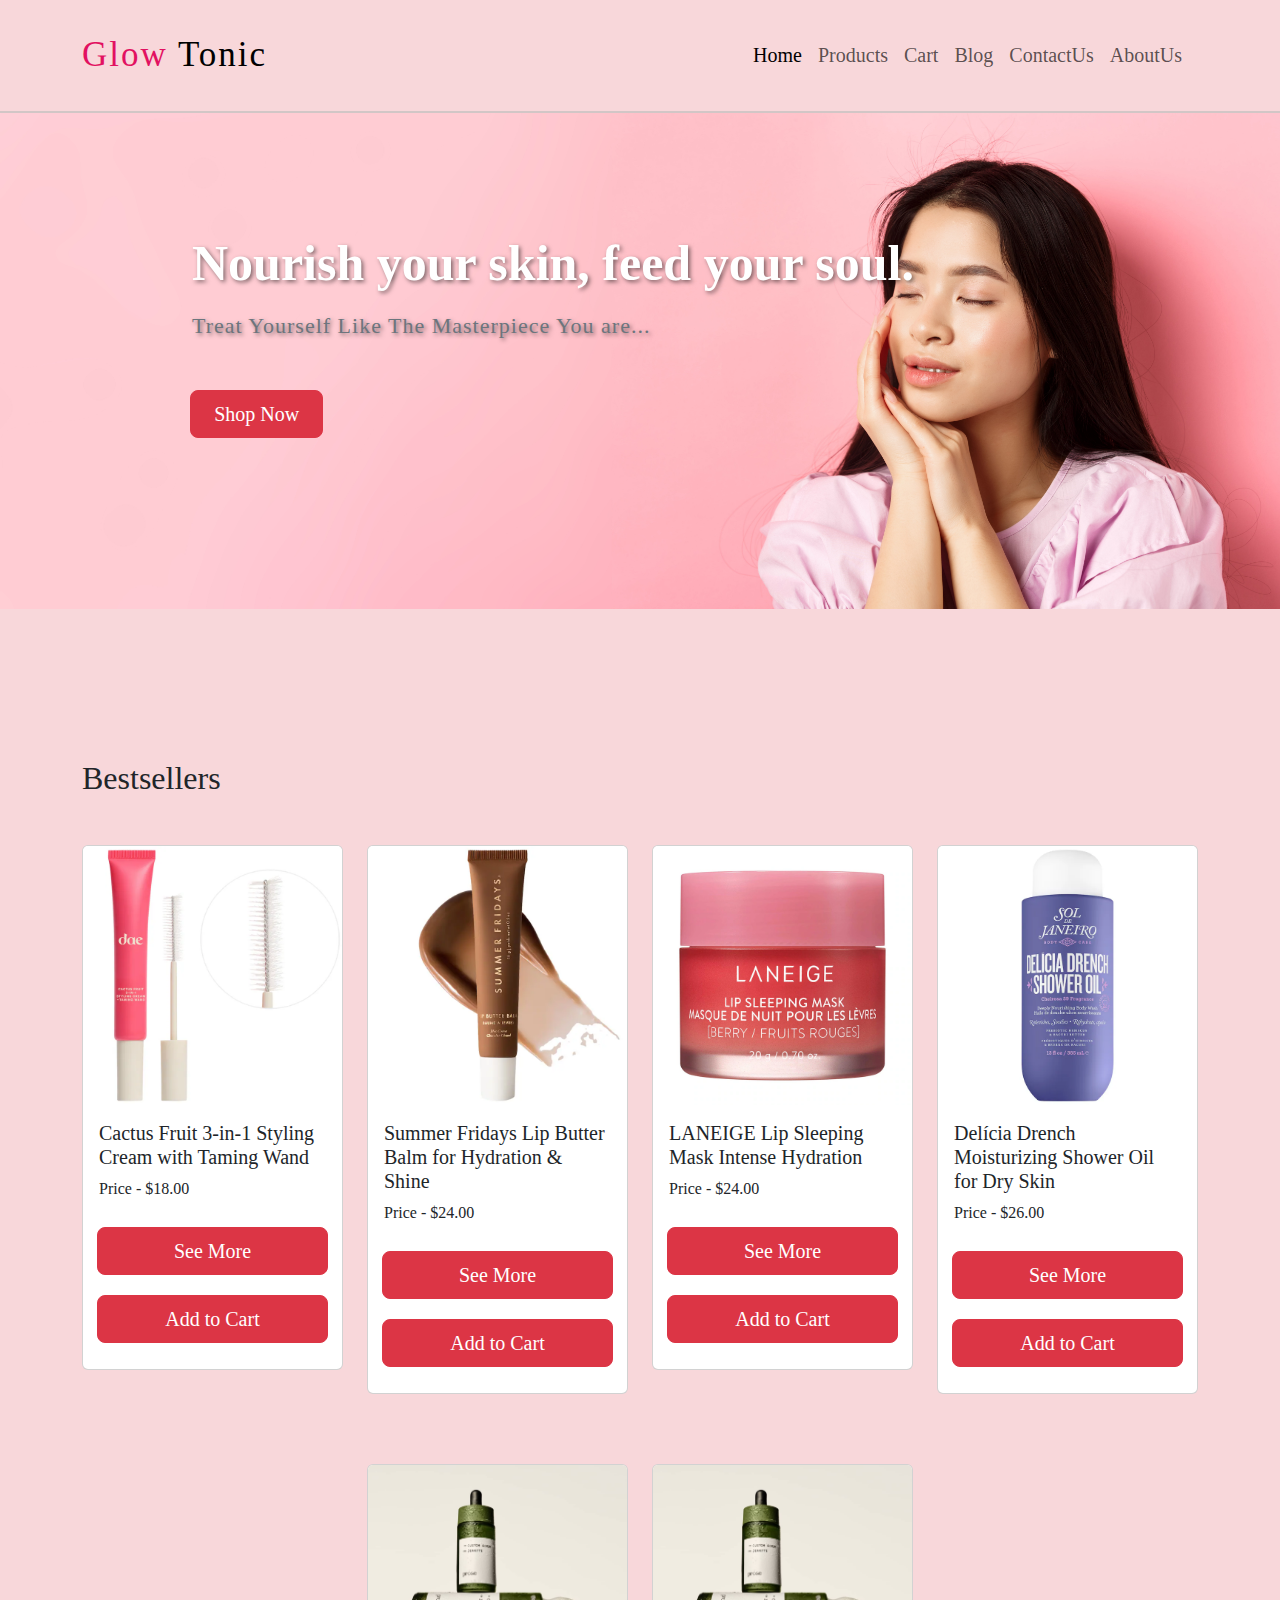
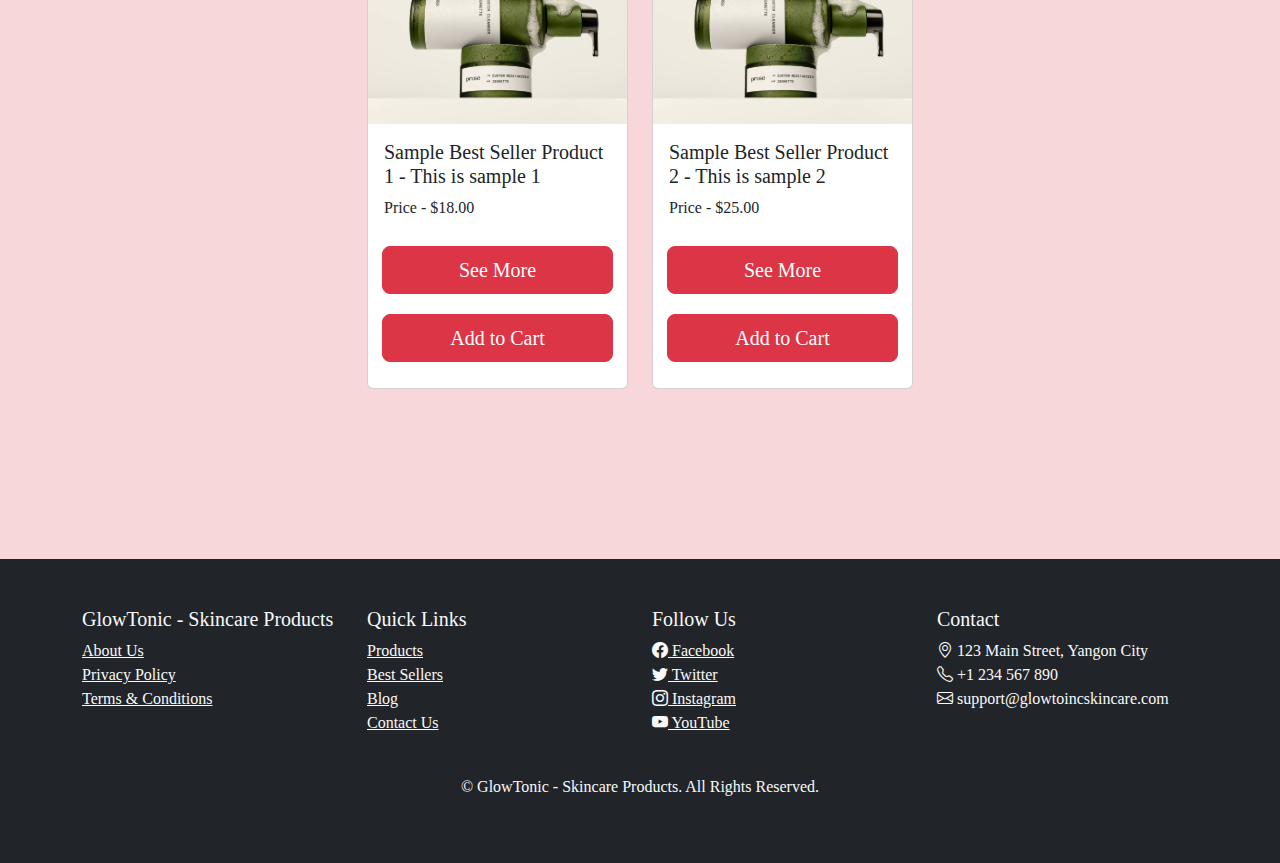
<file: index.html>
<!DOCTYPE html>
<html lang="en">
  <head>
    <meta charset="UTF-8" />
    <meta name="viewport" content="width=device-width, initial-scale=1.0" />
    <title>GlowTonic - Skincare Products</title>
    <!-- BootStrap CSS -->
    <link
      href="https://cdn.jsdelivr.net/npm/bootstrap@5.3.3/dist/css/bootstrap.min.css"
      rel="stylesheet"
      integrity="sha384-QWTKZyjpPEjISv5WaRU9OFeRpok6YctnYmDr5pNlyT2bRjXh0JMhjY6hW+ALEwIH"
      crossorigin="anonymous"
    />
    <link
      rel="stylesheet"
      href="https://cdn.jsdelivr.net/npm/bootstrap-icons@1.11.3/font/bootstrap-icons.min.css"
    />
    <link rel="stylesheet" href="CSS/styles.css" />
    <style>
      @media (max-width: 768px) {
      .carousel-caption {
        padding-bottom: 0px;
        padding-top: 0px;
        margin-left: 0px;
      }
      .carousel-caption h2{
        font-size: 20px;
    }
    .carousel-caption p{
        font-size: 16px;
        letter-spacing: 1px;
    }
    }
    </style>
  </head>
  <body class="bg-danger-subtle">
    <!-- Navigation -->
    <nav
      class="navbar navbar-expand-lg bg-danger-subtle navbar-light p-4 fixed-top"
    >
      <div class="container">
        <a class="navbar-brand" href="index.html"
          ><span style="color: rgb(226, 17, 97)">Glow </span>Tonic</a
        >
        <button
          class="navbar-toggler"
          type="button"
          data-bs-toggle="collapse"
          data-bs-target="#navbarNav"
          aria-controls="navbarNav"
          aria-expanded="false"
          aria-label="Toggle navigation"
        >
          <span class="navbar-toggler-icon"></span>
        </button>
        <div class="collapse navbar-collapse" id="navbarNav">
          <ul class="navbar-nav ms-auto p-2">
            <li class="nav-item">
              <a class="nav-link active" aria-current="page" href="index.html">Home</a>
            </li>
            <li class="nav-item">
              <a class="nav-link" href="product.html">Products</a>
            </li>
            <li class="nav-item">
              <a class="nav-link" href="cart.html">Cart</a>
            </li>
            <li class="nav-item">
              <a class="nav-link" href="blog.html">Blog</a>
            </li>
            <li class="nav-item">
              <a class="nav-link" href="contact.html">ContactUs</a>
            </li>
            <li class="nav-item">
              <a class="nav-link" href="about.html">AboutUs</a>
            </li>
          </ul>
        </div>
      </div>
    </nav>

    <!-- Banner -->
    <div id="banner">
      <div id="carouselBanner" class="carousel slide mt-5 pt-5">
        <div class="carousel-inner">
          <div class="carousel-item active">
            <img src="Images/Home/banner-1-min.jpg" class="d-block w-100 img-fluid" alt="GlowTonic - Skincare Products"/>
            <div class="carousel-caption text-start">
              <h2 class="fw-semibold text-style-banner">Nourish your skin, feed your soul.</h2>
              <p class="text-secondary pt-2 d-none d-lg-block text-style-banner">
                Treat Yourself Like The Masterpiece You are...
              </p>
              <br />
              <p class="lh-sm text-style-banner d-none ms-auto">
                Discover our luxurious skincare products for a radiant you.
              </p>
              <div class="row">
                <div class="d-grid col-6 col-lg-2  pt-2">
                  <a href="product.html" class="btn btn-danger btn-lg">Shop Now</a>
                </div>
              </div>
            </div>
          </div>  
        </div>
      </div> 
    </div>

    <!-- Bestsellers -->
    <section id="bestsellers">
      <div class="paddingforSection">
        <div class="container">
          <h2 class="mb-5">Bestsellers</h2>
          <div class="row bestsellers-row">
            <div class="col-lg-3 product-row-col">
              <div class="card">
                <img
                  src="Images/Products/dae Cactus Fruit 3-in-1 Styling Cream with Taming Wand.jpg"
                  class="card-img-top"
                  alt="dae Cactus Fruit 3-in-1 Styling Cream with Taming Wand"
                />
                <div class="card-body">
                  <h5 class="card-title">Cactus Fruit 3-in-1 Styling Cream with Taming Wand</h5>
                  <p class="card-text">
                    Price - $18.00
                  </p>
                  <div class="row">
                    <div class="d-grid col-lg-12">
                      <a href="product-details.html" class="btn btn-danger btn-lg">See More</a>
                    </div>
                  </div>
                  <div class="row">
                    <div class="d-grid col-lg-12">
                      <a href="#" class="btn btn-danger btn-lg">Add to Cart</a>
                    </div>
                  </div>
                </div>
              </div>
            </div>
            <div class="col-lg-3 product-row-col">
              <div class="card">
                <img
                  src="Images/Products/Summer Fridays Lip Butter Balm.jpg"
                  class="card-img-top"
                  alt="Summer Fridays Lip Butter Balm"
                />
                <div class="card-body">
                  <h5 class="card-title">Summer Fridays
                    Lip Butter Balm for Hydration & Shine</h5>
                  <p class="card-text">
                    Price - $24.00
                  </p>
                  <div class="row">
                    <div class="d-grid col-lg-12">
                      <a href="product-details-sample.html" class="btn btn-danger btn-lg">See More</a>
                    </div>
                  </div>
                  <div class="row">
                    <div class="d-grid col-lg-12">
                      <a href="#" class="btn btn-danger btn-lg">Add to Cart</a>
                    </div>
                  </div>
                </div>
              </div>
            </div>
            <div class="col-lg-3 product-row-col">
              <div class="card">
                <img
                  src="Images/Products/LABNEIGE lip SleepingMask.jpg"
                  class="card-img-top"
                  alt="LABNEIGE lip SleepingMask"
                />
                <div class="card-body">
                  <h5 class="card-title">LANEIGE
                    Lip Sleeping Mask Intense Hydration</h5>
                  <p class="card-text">
                    Price - $24.00
                  </p>
                  <div class="row">
                    <div class="d-grid col-lg-12">
                      <a href="product-details-sample.html" class="btn btn-danger btn-lg">See More</a>
                    </div>
                  </div>
                  <div class="row">
                    <div class="d-grid col-lg-12">
                      <a href="#" class="btn btn-danger btn-lg">Add to Cart</a>
                    </div>
                  </div>
                </div>
              </div>
            </div>
            <div class="col-lg-3 product-row-col">
              <div class="card">
                <img
                  src="Images/Products/Moisturizing Shower Oil for Dry Skin.jpg"
                  class="card-img-top"
                  alt="Moisturizing Shower Oil for Dry Skin"
                />
                <div class="card-body">
                  <h5 class="card-title">Delícia Drench Moisturizing Shower Oil for Dry Skin</h5>
                  <p class="card-text">
                    Price - $26.00
                  </p>
                  <div class="row">
                    <div class="d-grid col-lg-12">
                      <a href="product-details-sample.html" class="btn btn-danger btn-lg">See More</a>
                    </div>
                  </div>
                  <div class="row">
                    <div class="d-grid col-lg-12">
                      <a href="#" class="btn btn-danger btn-lg">Add to Cart</a>
                    </div>
                  </div>
                </div>
              </div>
            </div>         
          </div>
          <div class="row justify-content-center">
            <div class="col-lg-3 product-row-col">
              <div class="card">
                <img
                  src="Images/Products/skincare-product-sample.jpg"
                  class="card-img-top"
                  alt="dae Cactus Fruit 3-in-1 Styling Cream with Taming Wand"
                />
                <div class="card-body">
                  <h5 class="card-title">Sample Best Seller Product 1 - This is sample 1</h5>
                  <p class="card-text">
                    Price - $18.00
                  </p>
                  <div class="row">
                    <div class="d-grid col-lg-12">
                      <a href="product-details-sample.html" class="btn btn-danger btn-lg">See More</a>
                    </div>
                  </div>
                  <div class="row">
                    <div class="d-grid col-lg-12">
                      <a href="#" class="btn btn-danger btn-lg">Add to Cart</a>
                    </div>
                  </div>
                </div>
              </div>
            </div>
            <div class="col-lg-3 product-row-col">
              <div class="card">
                <img
                  src="Images/Products/skincare-product-sample.jpg"
                  class="card-img-top"
                  alt="dae Cactus Fruit 3-in-1 Styling Cream with Taming Wand"
                />
                <div class="card-body">
                  <h5 class="card-title">Sample Best Seller Product 2 - This is sample 2</h5>
                  <p class="card-text">
                    Price - $25.00
                  </p>
                  <div class="row">
                    <div class="d-grid col-lg-12">
                      <a href="product-details-sample.html" class="btn btn-danger btn-lg">See More</a>
                    </div>
                  </div>
                  <div class="row">
                    <div class="d-grid col-lg-12">
                      <a href="#" class="btn btn-danger btn-lg">Add to Cart</a>
                    </div>
                  </div>
                </div>
              </div>
            </div>     
          </div>
        </div>
      </div>
    </section>
    
    <!-- Footer Section -->
    <footer class="bg-dark text-light py-5">
      <div class="container">
        <div class="row">
          <!-- Company Info -->
          <div class="col-md-3">
            <h5>GlowTonic - Skincare Products</h5>
            <ul class="list-unstyled">
              <li><a href="about.html" class="text-light">About Us</a></li>
              <li><a href="#" class="text-light">Privacy Policy</a></li>
              <li><a href="#" class="text-light">Terms & Conditions</a></li>
            </ul>
          </div>

          <!-- Quick Links -->
          <div class="col-md-3">
            <h5>Quick Links</h5>
            <ul class="list-unstyled">
              <li><a href="product.html" class="text-light">Products</a></li>
              <li>
                <a href="index.html#bestsellers" class="text-light">Best Sellers</a>
              </li>
              <li>
                <a href="blog.html" class="text-light">Blog</a>
              </li>
              <li><a href="contact.html" class="text-light">Contact Us</a></li>
            </ul>
          </div>

          <!-- Social Media -->
          <div class="col-md-3">
            <h5>Follow Us</h5>
            <ul class="list-unstyled">
              <li>
                <a href="#" class="text-light"
                  ><i class="bi bi-facebook"></i> Facebook</a
                >
              </li>
              <li>
                <a href="#" class="text-light"
                  ><i class="bi bi-twitter"></i> Twitter</a
                >
              </li>
              <li>
                <a href="#" class="text-light"
                  ><i class="bi bi-instagram"></i> Instagram</a
                >
              </li>
              <li>
                <a href="#" class="text-light"
                  ><i class="bi bi-youtube"></i> YouTube</a
                >
              </li>
            </ul>
          </div>

          <!-- Contact Info -->
          <div class="col-md-3">
            <h5>Contact</h5>
            <ul class="list-unstyled">
              <li>
                <i class="bi bi-geo-alt"></i> 123 Main Street, Yangon City
              </li>
              <li><i class="bi bi-telephone"></i> +1 234 567 890</li>
              <li>
                <i class="bi bi-envelope"></i> support@glowtoincskincare.com
              </li>
            </ul>
          </div>
        </div>

        <!-- Copyright Section -->
        <div class="row mt-4">
          <div class="col-12 text-center">
            <p>&copy; GlowTonic - Skincare Products. All Rights Reserved.</p>
          </div>
        </div>
      </div>
    </footer>

    <!-- BootStrap JS -->
    <script
      src="https://cdn.jsdelivr.net/npm/bootstrap@5.3.3/dist/js/bootstrap.bundle.min.js"
      integrity="sha384-YvpcrYf0tY3lHB60NNkmXc5s9fDVZLESaAA55NDzOxhy9GkcIdslK1eN7N6jIeHz"
      crossorigin="anonymous"
    ></script>
  </body>
</html>
</file>
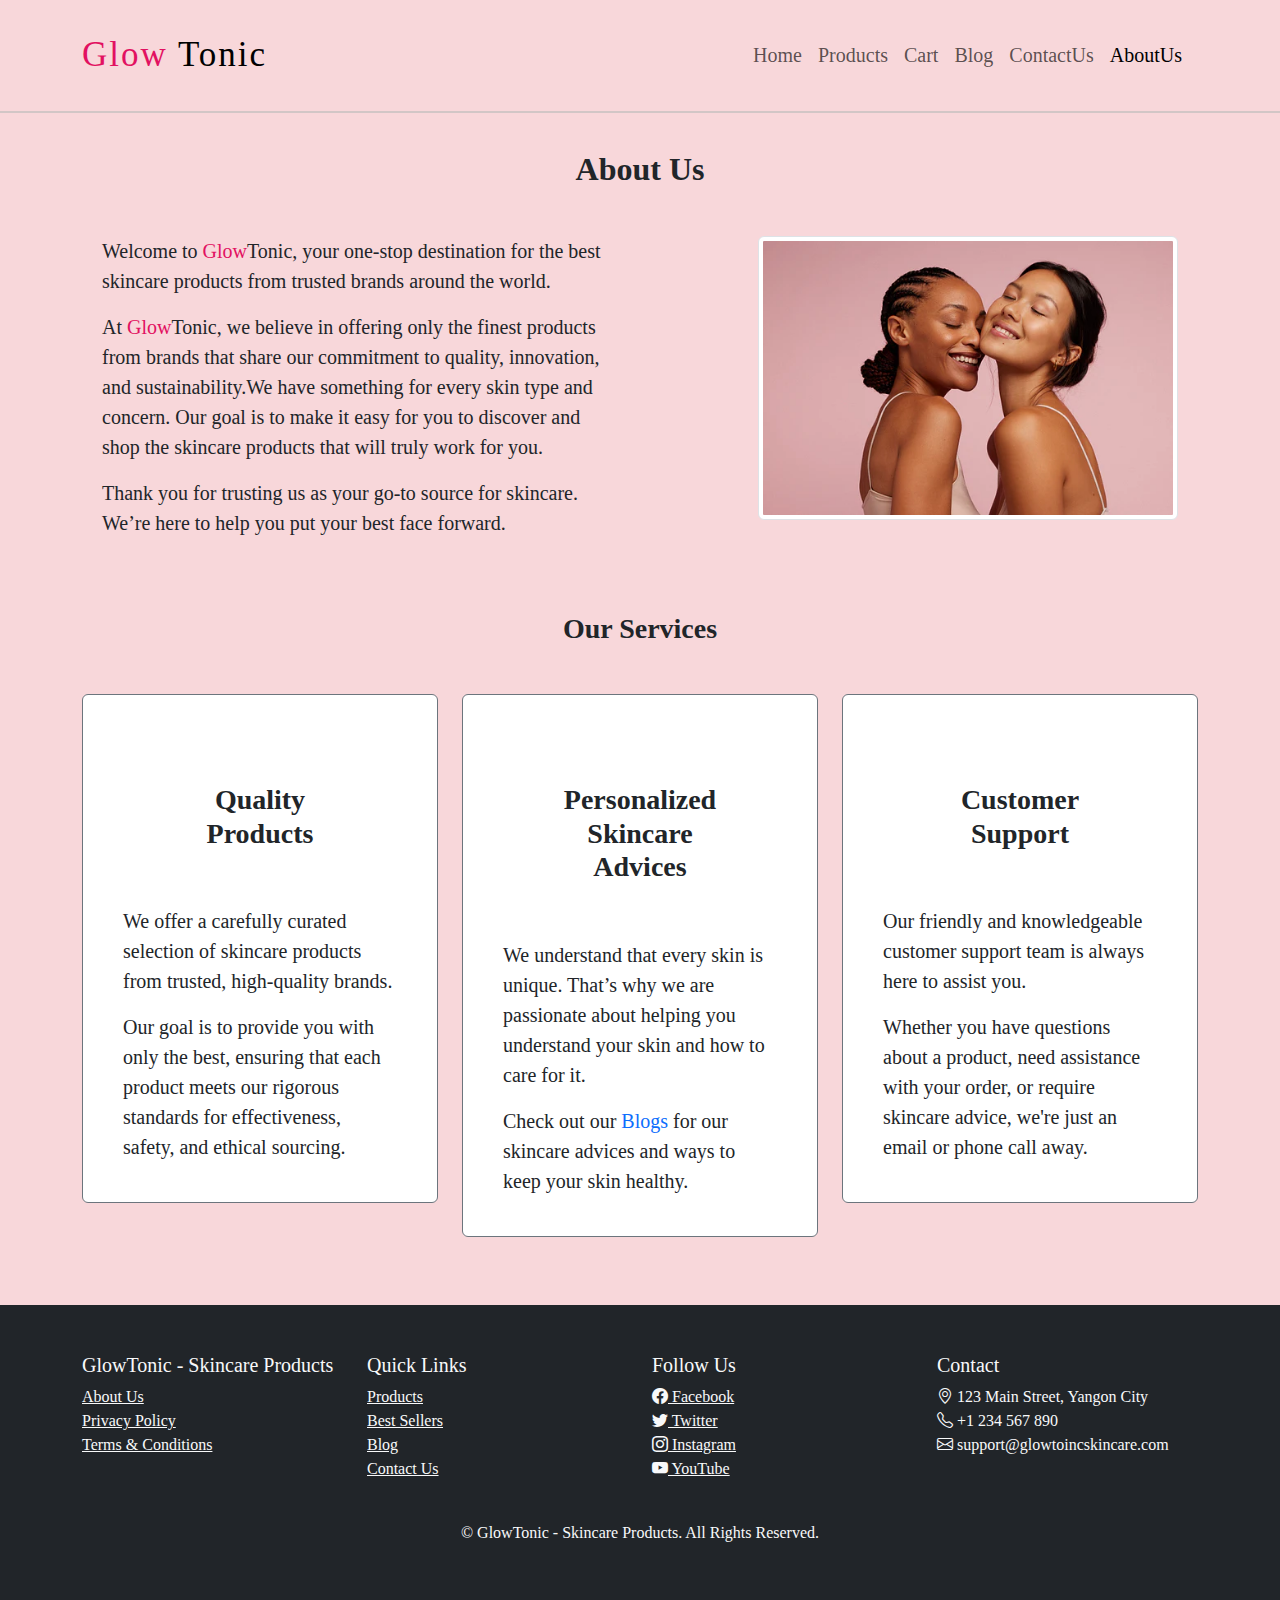
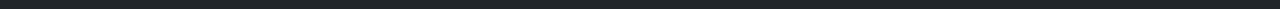
<file: about.html>
<!DOCTYPE html>
<html lang="en">
  <head>
    <meta charset="UTF-8" />
    <meta name="viewport" content="width=device-width, initial-scale=1.0" />
    <title>GlowTonic - Skincare Products</title>
    <!-- BootStrap CSS -->
    <link
      href="https://cdn.jsdelivr.net/npm/bootstrap@5.3.3/dist/css/bootstrap.min.css"
      rel="stylesheet"
      integrity="sha384-QWTKZyjpPEjISv5WaRU9OFeRpok6YctnYmDr5pNlyT2bRjXh0JMhjY6hW+ALEwIH"
      crossorigin="anonymous"
    />
    <link
      rel="stylesheet"
      href="https://cdn.jsdelivr.net/npm/bootstrap-icons@1.11.3/font/bootstrap-icons.min.css"
    />

    <link rel="stylesheet" href="/CSS/styles.css" />
  </head>
  <body class="bg-danger-subtle">
    <!-- Navigation -->
    <nav
      class="navbar navbar-expand-lg bg-danger-subtle navbar-light p-4 fixed-top"
    >
      <div class="container">
        <a class="navbar-brand" href="index.html"
          ><span style="color: rgb(226, 17, 97)">Glow </span>Tonic</a
        >
        <button
          class="navbar-toggler"
          type="button"
          data-bs-toggle="collapse"
          data-bs-target="#navbarNav"
          aria-controls="navbarNav"
          aria-expanded="false"
          aria-label="Toggle navigation"
        >
          <span class="navbar-toggler-icon"></span>
        </button>
        <div class="collapse navbar-collapse" id="navbarNav">
          <ul class="navbar-nav ms-auto p-2">
            <li class="nav-item">
              <a class="nav-link" aria-current="page" href="index.html">Home</a>
            </li>
            <li class="nav-item">
              <a class="nav-link" href="product.html">Products</a>
            </li>
            <li class="nav-item">
              <a class="nav-link" href="cart.html">Cart</a>
            </li>
            <li class="nav-item">
              <a class="nav-link" href="blog.html">Blog</a>
            </li>
            <li class="nav-item">
              <a class="nav-link" href="contact.html">ContactUs</a>
            </li>
            <li class="nav-item">
              <a class="nav-link active" href="about.html">AboutUs</a>
            </li>
          </ul>
        </div>
      </div>
    </nav>

    <!-- About Us Section -->
     <section id="aboutus">
      <div class="container paddingforSection-about aboutus">
        <h2 class="text-center fw-bold">About Us</h2>
        <div class="row my-4">
          <div class="col-lg-6 p-4">
            <p>Welcome to <span style="color: rgb(226, 17, 97)">Glow</span>Tonic, your one-stop destination for the best skincare products from trusted brands around the world.</p> 
            <p>At <span style="color: rgb(226, 17, 97)">Glow</span>Tonic, we believe in offering only the finest products from brands that share our commitment to quality, innovation, and sustainability.We have something for every skin type and concern. Our goal is to make it easy for you to discover and shop the skincare products that will truly work for you.</p>           
            <p>Thank you for trusting us as your go-to source for skincare. We’re here to help you put your best face forward.</p>
          </div>
          <div class="col-lg-5 p-4 ms-auto">
            <img src="/Images/AboutUs/aboutus-1.jpg" alt="About Us" class="img-fluid img-thumbnail rounded mx-auto d-block">
          </div>
        </div>       
      </div>

      <div class="container ourservices">
        <h3 class="text-center fw-bold">Our Services</h3>
        <div class="row my-5">
          <div class="col-lg-4 ourservices-col">
            <div class="card p-4 border-secondary">             
              <div class="card-body">
                <h3 class="card-title p-5 text-center fw-bold">Quality Products</h3>
                <p class="card-text"> We offer a carefully curated selection of skincare products from trusted, high-quality brands. </p>
                <p class="card-text"> Our goal is to provide you with only the best, ensuring that each product meets our rigorous standards for effectiveness, safety, and ethical sourcing.</p>
              </div>
            </div>
          </div>

          <div class="col-lg-4 ourservices-col">
            <div class="card p-4 border-secondary">             
              <div class="card-body">
                <h3 class="card-title p-5 text-center fw-bold">Personalized Skincare Advices</h3>
                <p class="card-text"> We understand that every skin is unique. That’s why we are passionate about helping you understand your skin and how to care for it.</p>
                <p class="card-text"> Check out our 
                  <a href="blog.html" class="link-offset-2 link-offset-3-hover link-underline link-underline-opacity-0 link-underline-opacity-75-hover">Blogs</a> 
                  for our skincare advices and ways to keep your skin healthy.</p>
              </div>
            </div>
          </div>

          <div class="col-lg-4 ourservices-col">
            <div class="card p-4 border-secondary">             
              <div class="card-body">
                <h3 class="card-title p-5 text-center fw-bold">Customer Support</h3>
                <p class="card-text"> Our friendly and knowledgeable customer support team is always here to assist you.</p>
                <p class="card-text"> Whether you have questions about a product, need assistance with your order, or require skincare advice, we're just an email or phone call away.</p>
              </div>
            </div>
          </div>
        </div>

        
      </div>
      </div>
     </section>

    <!-- Footer Section -->
    <footer class="bg-dark text-light py-5">
      <div class="container">
        <div class="row">
          <!-- Company Info -->
          <div class="col-md-3">
            <h5>GlowTonic - Skincare Products</h5>
            <ul class="list-unstyled">
              <li><a href="about.html" class="text-light">About Us</a></li>
              <li><a href="#" class="text-light">Privacy Policy</a></li>
              <li><a href="#" class="text-light">Terms & Conditions</a></li>
            </ul>
          </div>

          <!-- Quick Links -->
          <div class="col-md-3">
            <h5>Quick Links</h5>
            <ul class="list-unstyled">
              <li><a href="product.html" class="text-light">Products</a></li>
              <li>
                <a href="index.html#bestsellers" class="text-light">Best Sellers</a>
              </li>
              <li>
                <a href="blog.html" class="text-light">Blog</a>
              </li>
              <li><a href="contact.html" class="text-light">Contact Us</a></li>
            </ul>
          </div>

          <!-- Social Media -->
          <div class="col-md-3">
            <h5>Follow Us</h5>
            <ul class="list-unstyled">
              <li>
                <a href="#" class="text-light"
                  ><i class="bi bi-facebook"></i> Facebook</a
                >
              </li>
              <li>
                <a href="#" class="text-light"
                  ><i class="bi bi-twitter"></i> Twitter</a
                >
              </li>
              <li>
                <a href="#" class="text-light"
                  ><i class="bi bi-instagram"></i> Instagram</a
                >
              </li>
              <li>
                <a href="#" class="text-light"
                  ><i class="bi bi-youtube"></i> YouTube</a
                >
              </li>
            </ul>
          </div>

          <!-- Contact Info -->
          <div class="col-md-3">
            <h5>Contact</h5>
            <ul class="list-unstyled">
              <li>
                <i class="bi bi-geo-alt"></i> 123 Main Street, Yangon City
              </li>
              <li><i class="bi bi-telephone"></i> +1 234 567 890</li>
              <li>
                <i class="bi bi-envelope"></i> support@glowtoincskincare.com
              </li>
            </ul>
          </div>
        </div>

        <!-- Copyright Section -->
        <div class="row mt-4">
          <div class="col-12 text-center">
            <p>&copy; GlowTonic - Skincare Products. All Rights Reserved.</p>
          </div>
        </div>
      </div>
    </footer>

    <!-- BootStrap JS -->
    <script
      src="https://cdn.jsdelivr.net/npm/bootstrap@5.3.3/dist/js/bootstrap.bundle.min.js"
      integrity="sha384-YvpcrYf0tY3lHB60NNkmXc5s9fDVZLESaAA55NDzOxhy9GkcIdslK1eN7N6jIeHz"
      crossorigin="anonymous"
    ></script>
  </body>
</html>
</file>
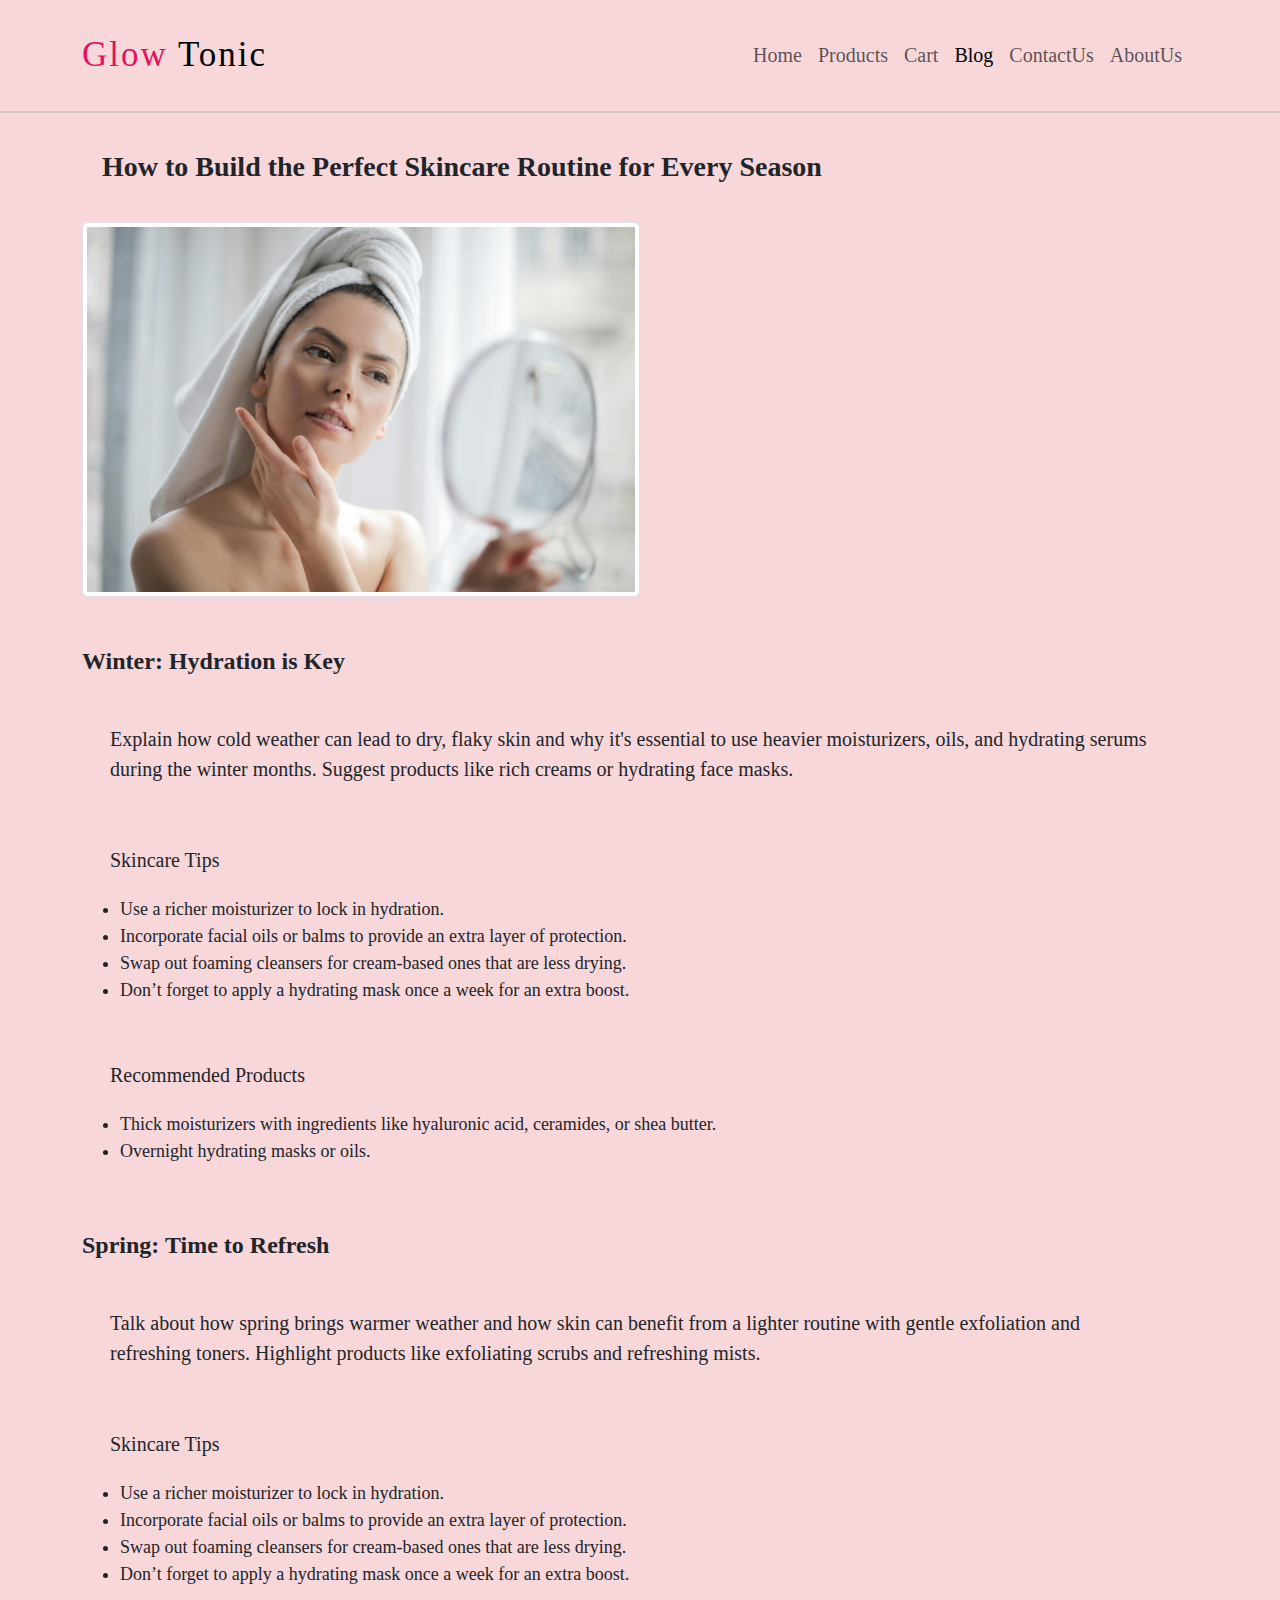
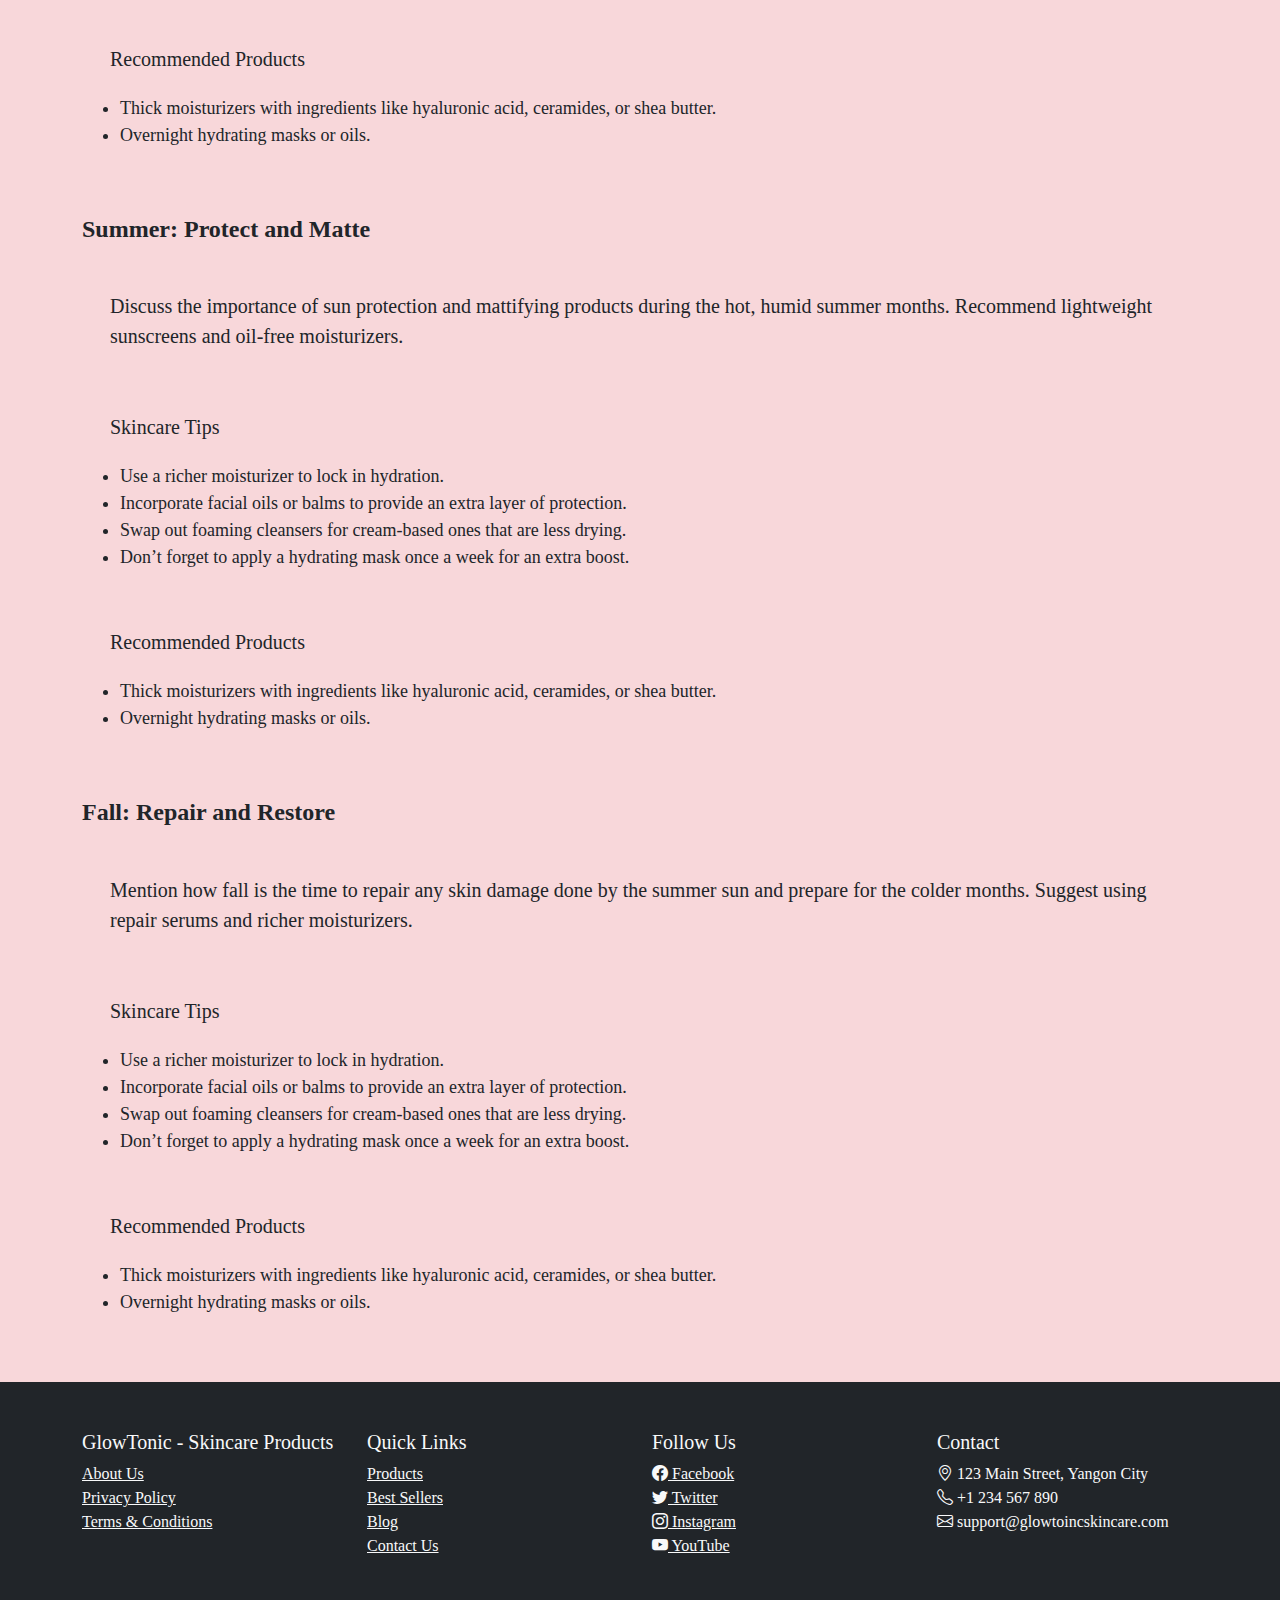
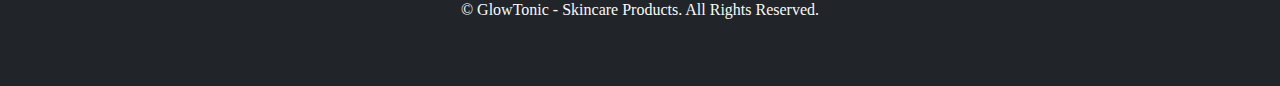
<file: blog-details-sample.html>
<!DOCTYPE html>
<html lang="en">
  <head>
    <meta charset="UTF-8" />
    <meta name="viewport" content="width=device-width, initial-scale=1.0" />
    <title>GlowTonic - Skincare Products</title>
    <!-- BootStrap CSS -->
    <link
      href="https://cdn.jsdelivr.net/npm/bootstrap@5.3.3/dist/css/bootstrap.min.css"
      rel="stylesheet"
      integrity="sha384-QWTKZyjpPEjISv5WaRU9OFeRpok6YctnYmDr5pNlyT2bRjXh0JMhjY6hW+ALEwIH"
      crossorigin="anonymous"
    />
    <link
      rel="stylesheet"
      href="https://cdn.jsdelivr.net/npm/bootstrap-icons@1.11.3/font/bootstrap-icons.min.css"
    />

    <link rel="stylesheet" href="/CSS/styles.css" />
  </head>
  <body class="bg-danger-subtle">
    <!-- Navigation -->
    <nav
      class="navbar navbar-expand-lg bg-danger-subtle navbar-light p-4 fixed-top"
    >
      <div class="container">
        <a class="navbar-brand" href="index.html"
          ><span style="color: rgb(226, 17, 97)">Glow </span>Tonic</a
        >
        <button
          class="navbar-toggler"
          type="button"
          data-bs-toggle="collapse"
          data-bs-target="#navbarNav"
          aria-controls="navbarNav"
          aria-expanded="false"
          aria-label="Toggle navigation"
        >
          <span class="navbar-toggler-icon"></span>
        </button>
        <div class="collapse navbar-collapse" id="navbarNav">
          <ul class="navbar-nav ms-auto p-2">
            <li class="nav-item">
              <a class="nav-link" aria-current="page" href="index.html">Home</a>
            </li>
            <li class="nav-item">
              <a class="nav-link" href="product.html">Products</a>
            </li>
            <li class="nav-item">
              <a class="nav-link" href="cart.html">Cart</a>
            </li>
            <li class="nav-item">
              <a class="nav-link active" href="blog.html">Blog</a>
            </li>
            <li class="nav-item">
              <a class="nav-link" href="contact.html">ContactUs</a>
            </li>
            <li class="nav-item">
              <a class="nav-link" href="about.html">AboutUs</a>
            </li>
          </ul>
        </div>
      </div>
    </nav>

    <!-- Blog Details -->
    <section id="blog-details">
        <div class="container blog-details-text">
            <div class="row paddingforSection-blog">
                <h3 class="blog-details-header">How to Build the Perfect Skincare Routine for Every Season</h3>
            </div>   

            <div class="col-lg-6 blog-details-one-img">
              <img src="/Images/Blogs/blog-details-sample.jpg" alt="" class="img-fluid img-thumbnail">
            </div>
            
            <div class="row paddingforSection-blog-details">
                <div class="row blog-details-text-row">
                    <h4>Winter: Hydration is Key</h4>
                    <p>Explain how cold weather can lead to dry, flaky skin and why it's essential to use heavier moisturizers, oils, and hydrating serums during the winter months. Suggest products like rich creams or hydrating face masks.
                    </p>
                    <p>Skincare Tips</p>
                    <ul>
                      <li>Use a richer moisturizer to lock in hydration.</li>
                      <li>Incorporate facial oils or balms to provide an extra layer of protection.</li>
                      <li>Swap out foaming cleansers for cream-based ones that are less drying.</li>
                      <li>Don’t forget to apply a hydrating mask once a week for an extra boost.</li>
                    </ul>
                    <p>Recommended Products</p>
                    <ul>
                      <li>Thick moisturizers with ingredients like hyaluronic acid, ceramides, or shea butter.</li>
                      <li>Overnight hydrating masks or oils.</li>
                    </ul>
                </div>

                <div class="row blog-details-text-row">
                    <h4>Spring: Time to Refresh</h4>
                    <p>Talk about how spring brings warmer weather and how skin can benefit from a lighter routine with gentle exfoliation and refreshing toners. Highlight products like exfoliating scrubs and refreshing mists.</p>
                    <p>Skincare Tips</p>
                    <ul>
                      <li>Use a richer moisturizer to lock in hydration.</li>
                      <li>Incorporate facial oils or balms to provide an extra layer of protection.</li>
                      <li>Swap out foaming cleansers for cream-based ones that are less drying.</li>
                      <li>Don’t forget to apply a hydrating mask once a week for an extra boost.</li>
                    </ul>
                    <p>Recommended Products</p>
                    <ul>
                      <li>Thick moisturizers with ingredients like hyaluronic acid, ceramides, or shea butter.</li>
                      <li>Overnight hydrating masks or oils.</li>
                    </ul>
                  </div>

                <div class="row blog-details-text-row">
                    <h4>Summer: Protect and Matte</h4>
                    <p>Discuss the importance of sun protection and mattifying products during the hot, humid summer months. Recommend lightweight sunscreens and oil-free moisturizers.</p>
                    <p>Skincare Tips</p>
                    <ul>
                      <li>Use a richer moisturizer to lock in hydration.</li>
                      <li>Incorporate facial oils or balms to provide an extra layer of protection.</li>
                      <li>Swap out foaming cleansers for cream-based ones that are less drying.</li>
                      <li>Don’t forget to apply a hydrating mask once a week for an extra boost.</li>
                    </ul>
                    <p>Recommended Products</p>
                    <ul>
                      <li>Thick moisturizers with ingredients like hyaluronic acid, ceramides, or shea butter.</li>
                      <li>Overnight hydrating masks or oils.</li>
                    </ul>
                  </div>

                <div class="row blog-details-text-row">
                    <h4>Fall: Repair and Restore</h4>
                    <p>Mention how fall is the time to repair any skin damage done by the summer sun and prepare for the colder months. Suggest using repair serums and richer moisturizers.</p>
                    <p>Skincare Tips</p>
                    <ul>
                      <li>Use a richer moisturizer to lock in hydration.</li>
                      <li>Incorporate facial oils or balms to provide an extra layer of protection.</li>
                      <li>Swap out foaming cleansers for cream-based ones that are less drying.</li>
                      <li>Don’t forget to apply a hydrating mask once a week for an extra boost.</li>
                    </ul>
                    <p>Recommended Products</p>
                    <ul>
                      <li>Thick moisturizers with ingredients like hyaluronic acid, ceramides, or shea butter.</li>
                      <li>Overnight hydrating masks or oils.</li>
                    </ul>
                  </div>
                
            </div>
        </div>
    </section>
     
    <!-- Footer Section -->
    <footer class="bg-dark text-light py-5">
      <div class="container">
        <div class="row">
          <!-- Company Info -->
          <div class="col-md-3">
            <h5>GlowTonic - Skincare Products</h5>
            <ul class="list-unstyled">
              <li><a href="about.html" class="text-light">About Us</a></li>
              <li><a href="#" class="text-light">Privacy Policy</a></li>
              <li><a href="#" class="text-light">Terms & Conditions</a></li>
            </ul>
          </div>

          <!-- Quick Links -->
          <div class="col-md-3">
            <h5>Quick Links</h5>
            <ul class="list-unstyled">
              <li><a href="product.html" class="text-light">Products</a></li>
              <li>
                <a href="index.html#bestsellers" class="text-light">Best Sellers</a>
              </li>
              <li>
                <a href="blog.html" class="text-light">Blog</a>
              </li>
              <li><a href="contact.html" class="text-light">Contact Us</a></li>
            </ul>
          </div>

          <!-- Social Media -->
          <div class="col-md-3">
            <h5>Follow Us</h5>
            <ul class="list-unstyled">
              <li>
                <a href="#" class="text-light"
                  ><i class="bi bi-facebook"></i> Facebook</a
                >
              </li>
              <li>
                <a href="#" class="text-light"
                  ><i class="bi bi-twitter"></i> Twitter</a
                >
              </li>
              <li>
                <a href="#" class="text-light"
                  ><i class="bi bi-instagram"></i> Instagram</a
                >
              </li>
              <li>
                <a href="#" class="text-light"
                  ><i class="bi bi-youtube"></i> YouTube</a
                >
              </li>
            </ul>
          </div>

          <!-- Contact Info -->
          <div class="col-md-3">
            <h5>Contact</h5>
            <ul class="list-unstyled">
              <li>
                <i class="bi bi-geo-alt"></i> 123 Main Street, Yangon City
              </li>
              <li><i class="bi bi-telephone"></i> +1 234 567 890</li>
              <li>
                <i class="bi bi-envelope"></i> support@glowtoincskincare.com
              </li>
            </ul>
          </div>
        </div>

        <!-- Copyright Section -->
        <div class="row mt-4">
          <div class="col-12 text-center">
            <p>&copy; GlowTonic - Skincare Products. All Rights Reserved.</p>
          </div>
        </div>
      </div>
    </footer>

    <!-- BootStrap JS -->
    <script
      src="https://cdn.jsdelivr.net/npm/bootstrap@5.3.3/dist/js/bootstrap.bundle.min.js"
      integrity="sha384-YvpcrYf0tY3lHB60NNkmXc5s9fDVZLESaAA55NDzOxhy9GkcIdslK1eN7N6jIeHz"
      crossorigin="anonymous"
    ></script>
  </body>
</html>
</file>
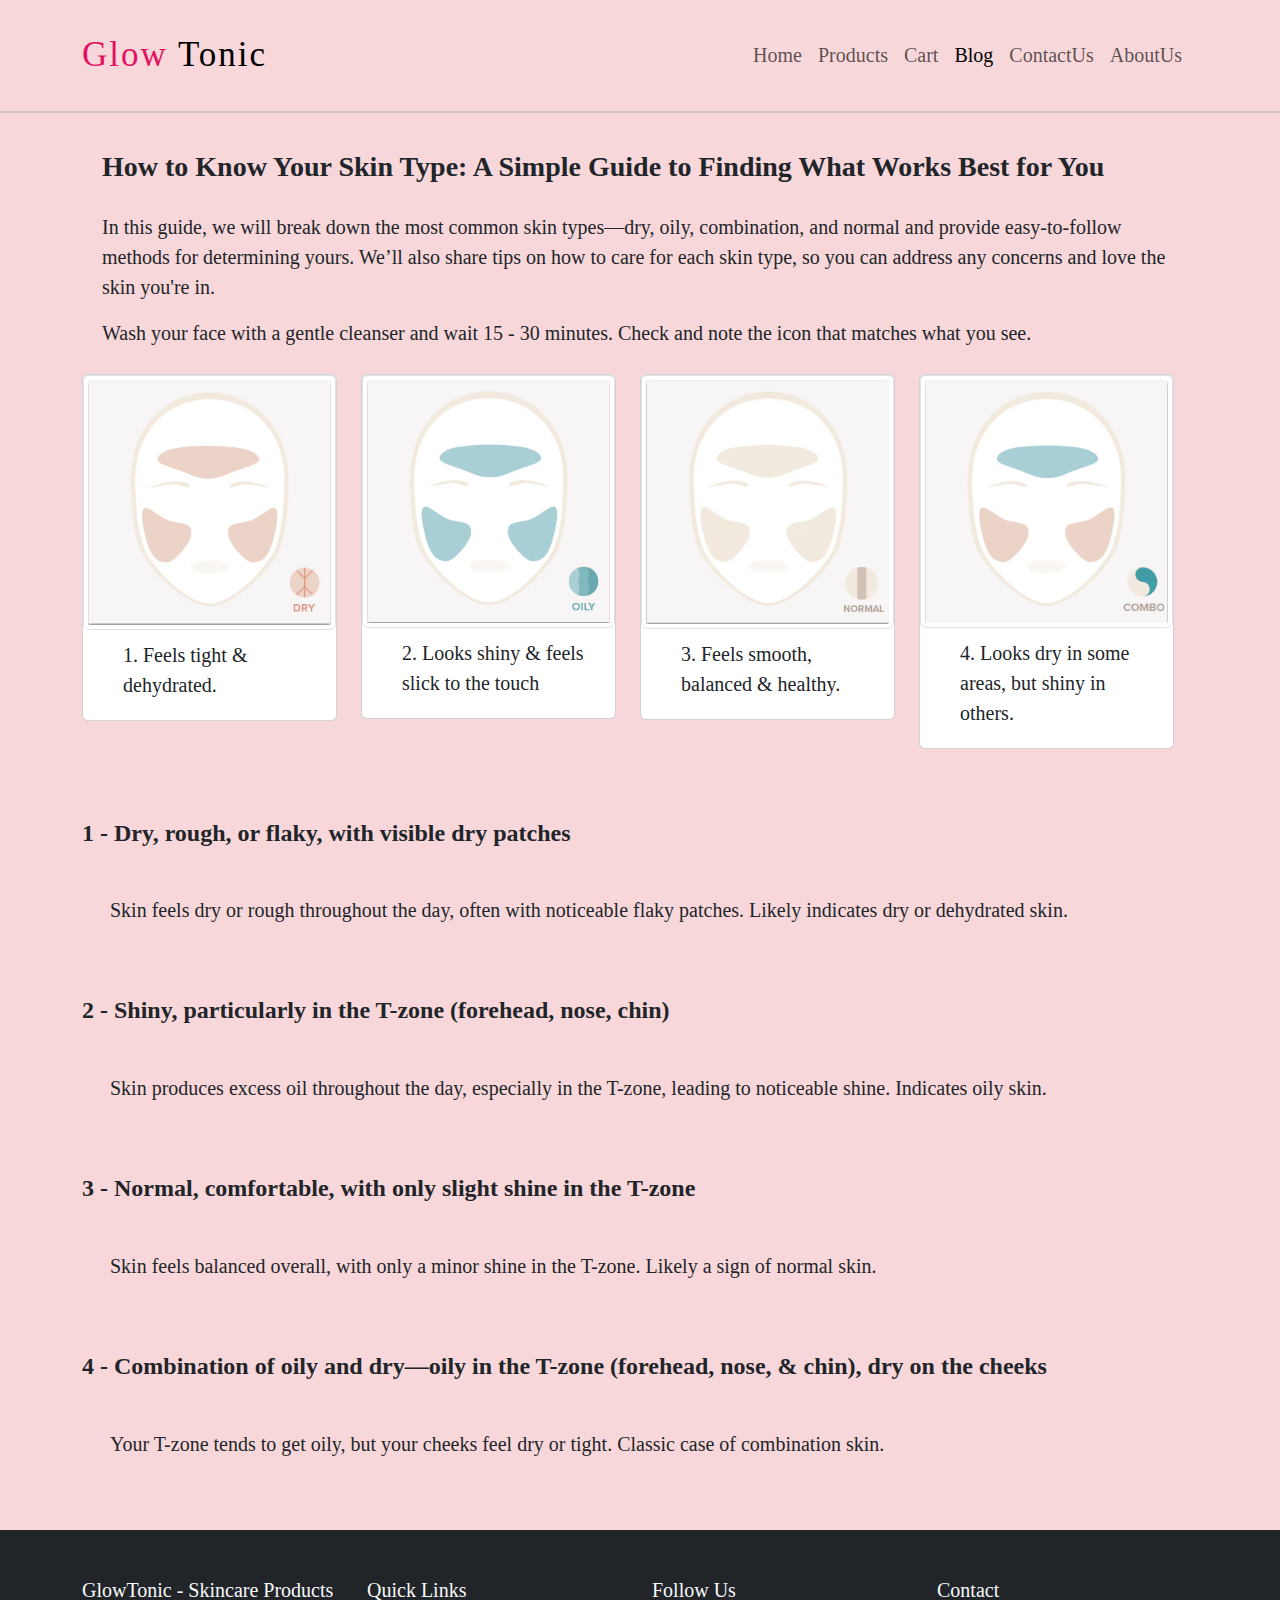
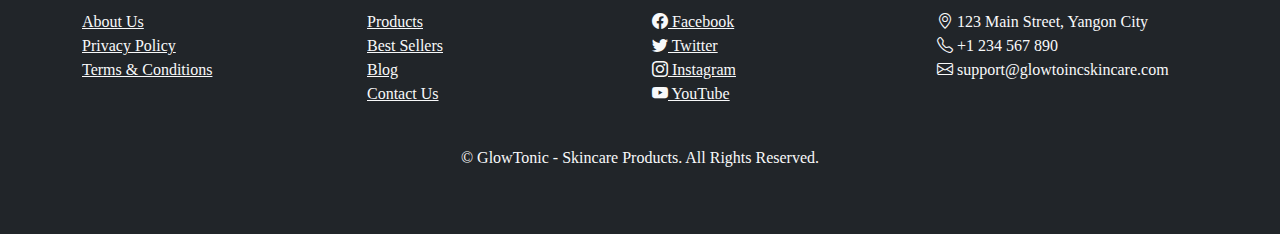
<file: blog-details.html>
<!DOCTYPE html>
<html lang="en">
  <head>
    <meta charset="UTF-8" />
    <meta name="viewport" content="width=device-width, initial-scale=1.0" />
    <title>GlowTonic - Skincare Products</title>
    <!-- BootStrap CSS -->
    <link
      href="https://cdn.jsdelivr.net/npm/bootstrap@5.3.3/dist/css/bootstrap.min.css"
      rel="stylesheet"
      integrity="sha384-QWTKZyjpPEjISv5WaRU9OFeRpok6YctnYmDr5pNlyT2bRjXh0JMhjY6hW+ALEwIH"
      crossorigin="anonymous"
    />
    <link
      rel="stylesheet"
      href="https://cdn.jsdelivr.net/npm/bootstrap-icons@1.11.3/font/bootstrap-icons.min.css"
    />

    <link rel="stylesheet" href="/CSS/styles.css" />
  </head>
  <body class="bg-danger-subtle">
    <!-- Navigation -->
    <nav
      class="navbar navbar-expand-lg bg-danger-subtle navbar-light p-4 fixed-top"
    >
      <div class="container">
        <a class="navbar-brand" href="index.html"
          ><span style="color: rgb(226, 17, 97)">Glow </span>Tonic</a
        >
        <button
          class="navbar-toggler"
          type="button"
          data-bs-toggle="collapse"
          data-bs-target="#navbarNav"
          aria-controls="navbarNav"
          aria-expanded="false"
          aria-label="Toggle navigation"
        >
          <span class="navbar-toggler-icon"></span>
        </button>
        <div class="collapse navbar-collapse" id="navbarNav">
          <ul class="navbar-nav ms-auto p-2">
            <li class="nav-item">
              <a class="nav-link" aria-current="page" href="index.html">Home</a>
            </li>
            <li class="nav-item">
              <a class="nav-link" href="product.html">Products</a>
            </li>
            <li class="nav-item">
              <a class="nav-link" href="cart.html">Cart</a>
            </li>
            <li class="nav-item">
              <a class="nav-link active" href="blog.html">Blog</a>
            </li>
            <li class="nav-item">
              <a class="nav-link" href="contact.html">ContactUs</a>
            </li>
            <li class="nav-item">
              <a class="nav-link" href="about.html">AboutUs</a>
            </li>
          </ul>
        </div>
      </div>
    </nav>

    <!-- Blog Details -->
    <section id="blog-details">
        <div class="container blog-details-text">
            <div class="row paddingforSection-blog">
                <h3 class="blog-details-header">How to Know Your Skin Type: A Simple Guide to Finding What Works Best for You</h3>
                <p>In this guide, we will break down the most common skin types—dry, oily, combination, and normal and provide easy-to-follow methods for determining yours. We’ll also share tips on how to care for each skin type, so you can address any concerns and love the skin you're in.</p>
                <p>Wash your face with a gentle cleanser and wait 15 - 30 minutes. Check and note the icon that matches what you see.</p>
              </div>   
            
            <div class="row paddingforSection-blog-details">
                <div class="row blog-details-text-row">
                  <div class="col-lg-3 blog-items">
                      <div class="card">             
                          <div class="card-body card-body-padding">
                            <img src="/Images/Blogs/Dry.png" alt="Dry" class="img-fluid img-thumbnail d-block w-100">
                            <p class="card-text">1. Feels tight & dehydrated.</p>
                          </div>
                      </div>
                  </div>
                  <div class="col-lg-3 blog-items">
                      <div class="card">             
                          <div class="card-body card-body-padding">
                            <img src="/Images/Blogs/Oily.png" alt="Oily" class="img-fluid img-thumbnail d-block w-100">
                            <p class="card-text">2. Looks shiny & feels slick to the touch</p>
                          </div>
                      </div>
                  </div>
                  <div class="col-lg-3 blog-items">
                      <div class="card">             
                          <div class="card-body card-body-padding">
                            <img src="/Images/Blogs/Normal.png" alt="Normal" class="img-fluid img-thumbnail d-block w-100">
                            <p class="card-text">3. Feels smooth, balanced & healthy.</p>
                          </div>
                      </div>
                  </div>
                  <div class="col-lg-3 blog-items">
                      <div class="card">             
                          <div class="card-body card-body-padding">
                            <img src="/Images/Blogs/Combo.png" alt="Combo" class="img-fluid img-thumbnail d-block w-100">
                            <p class="card-text">4. Looks dry in some areas, but shiny in others.</p>
                          </div>
                      </div>
                  </div>
              </div>

              <div class="row blog-details-text-row">
                  <h4>1 - Dry, rough, or flaky, with visible dry patches</h4>
                  <p>Skin feels dry or rough throughout the day, often with noticeable flaky patches. Likely indicates dry or dehydrated skin.</p>
              </div>

              <div class="row blog-details-text-row">
                  <h4>2 - Shiny, particularly in the T-zone (forehead, nose, chin)</h4>
                  <p>Skin produces excess oil throughout the day, especially in the T-zone, leading to noticeable shine. Indicates oily skin.</p>
              </div>

              <div class="row blog-details-text-row">
                  <h4>3 - Normal, comfortable, with only slight shine in the T-zone</h4>
                  <p>Skin feels balanced overall, with only a minor shine in the T-zone. Likely a sign of normal skin.</p>
              </div>

              <div class="row blog-details-text-row">
                  <h4> 4 - Combination of oily and dry—oily in the T-zone (forehead, nose, & chin), dry on the cheeks</h4>
                  <p>Your T-zone tends to get oily, but your cheeks feel dry or tight. Classic case of combination skin.</p>
              </div>
                
            </div>
        </div>
    </section>
     
    <!-- Footer Section -->
    <footer class="bg-dark text-light py-5">
      <div class="container">
        <div class="row">
          <!-- Company Info -->
          <div class="col-md-3">
            <h5>GlowTonic - Skincare Products</h5>
            <ul class="list-unstyled">
              <li><a href="about.html" class="text-light">About Us</a></li>
              <li><a href="#" class="text-light">Privacy Policy</a></li>
              <li><a href="#" class="text-light">Terms & Conditions</a></li>
            </ul>
          </div>

          <!-- Quick Links -->
          <div class="col-md-3">
            <h5>Quick Links</h5>
            <ul class="list-unstyled">
              <li><a href="product.html" class="text-light">Products</a></li>
              <li>
                <a href="index.html#bestsellers" class="text-light">Best Sellers</a>
              </li>
              <li>
                <a href="blog.html" class="text-light">Blog</a>
              </li>
              <li><a href="contact.html" class="text-light">Contact Us</a></li>
            </ul>
          </div>

          <!-- Social Media -->
          <div class="col-md-3">
            <h5>Follow Us</h5>
            <ul class="list-unstyled">
              <li>
                <a href="#" class="text-light"
                  ><i class="bi bi-facebook"></i> Facebook</a
                >
              </li>
              <li>
                <a href="#" class="text-light"
                  ><i class="bi bi-twitter"></i> Twitter</a
                >
              </li>
              <li>
                <a href="#" class="text-light"
                  ><i class="bi bi-instagram"></i> Instagram</a
                >
              </li>
              <li>
                <a href="#" class="text-light"
                  ><i class="bi bi-youtube"></i> YouTube</a
                >
              </li>
            </ul>
          </div>

          <!-- Contact Info -->
          <div class="col-md-3">
            <h5>Contact</h5>
            <ul class="list-unstyled">
              <li>
                <i class="bi bi-geo-alt"></i> 123 Main Street, Yangon City
              </li>
              <li><i class="bi bi-telephone"></i> +1 234 567 890</li>
              <li>
                <i class="bi bi-envelope"></i> support@glowtoincskincare.com
              </li>
            </ul>
          </div>
        </div>

        <!-- Copyright Section -->
        <div class="row mt-4">
          <div class="col-12 text-center">
            <p>&copy; GlowTonic - Skincare Products. All Rights Reserved.</p>
          </div>
        </div>
      </div>
    </footer>

    <!-- BootStrap JS -->
    <script
      src="https://cdn.jsdelivr.net/npm/bootstrap@5.3.3/dist/js/bootstrap.bundle.min.js"
      integrity="sha384-YvpcrYf0tY3lHB60NNkmXc5s9fDVZLESaAA55NDzOxhy9GkcIdslK1eN7N6jIeHz"
      crossorigin="anonymous"
    ></script>
  </body>
</html>
</file>
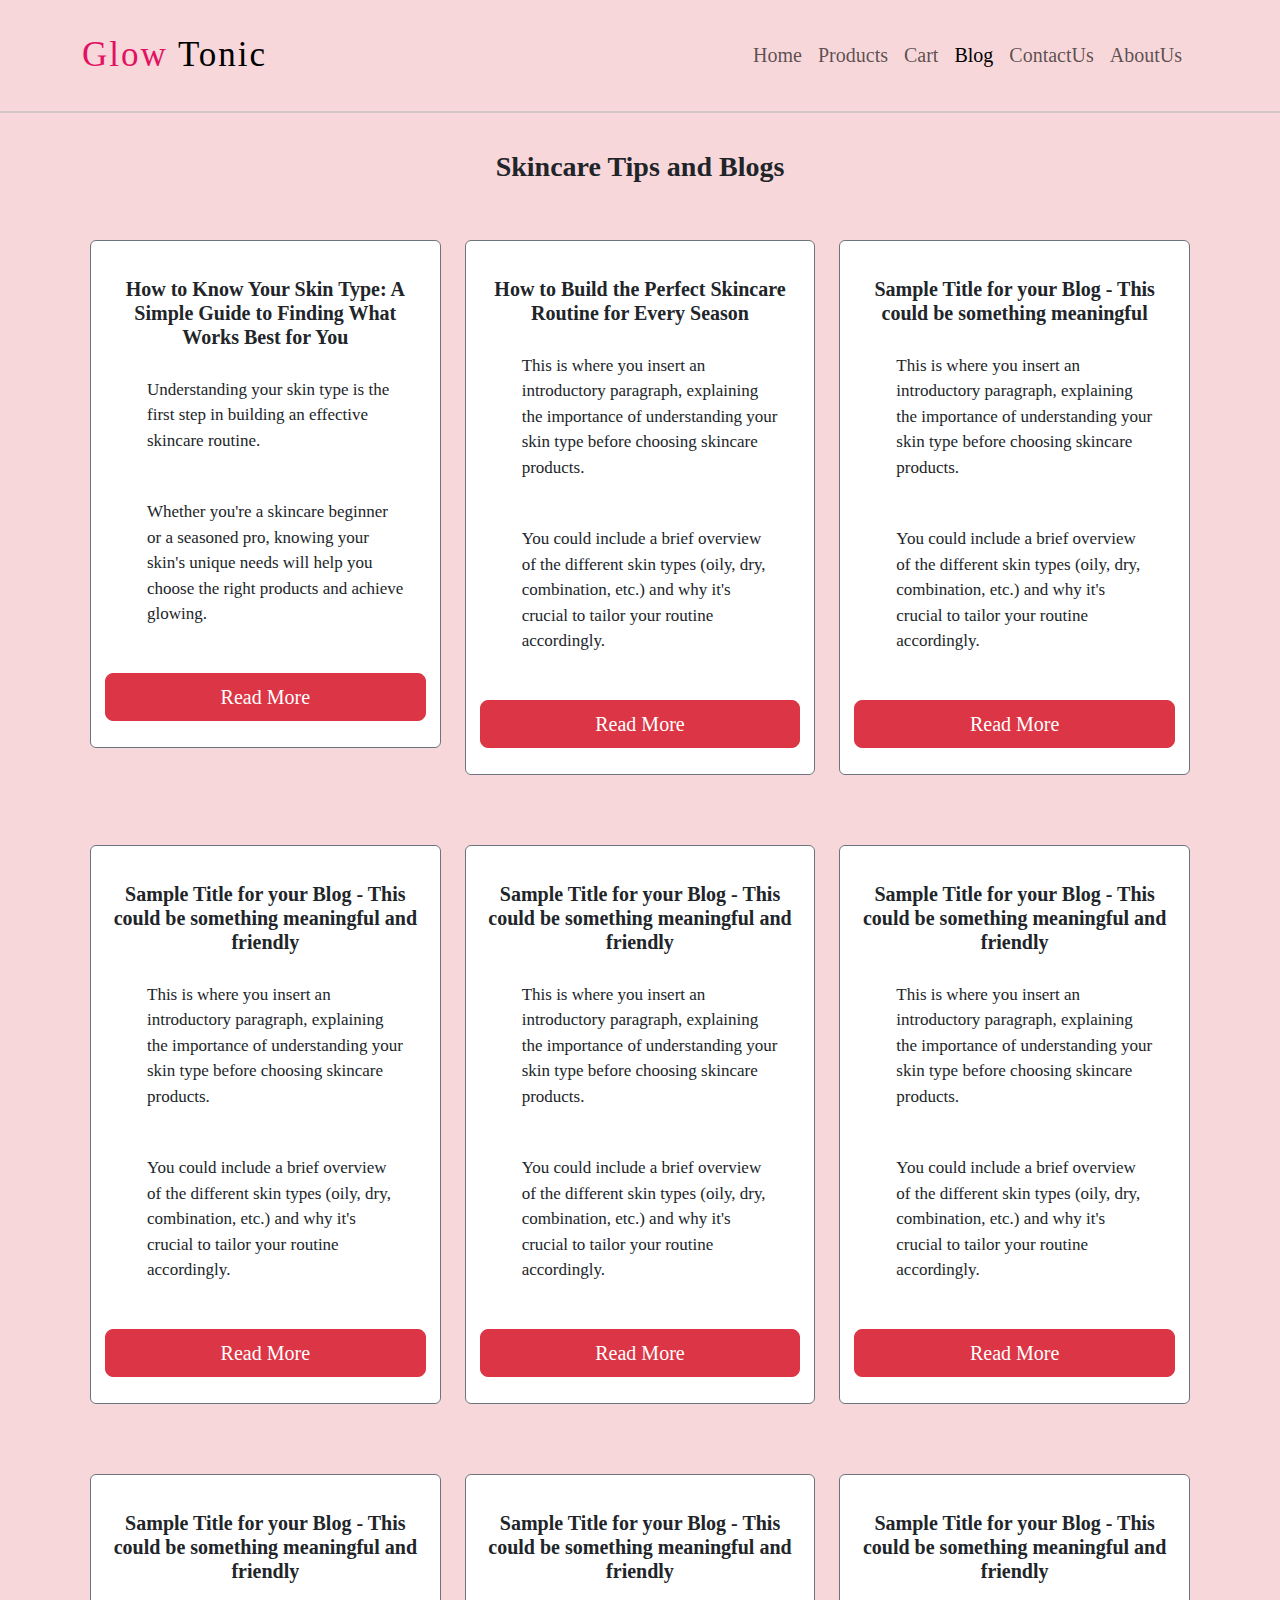
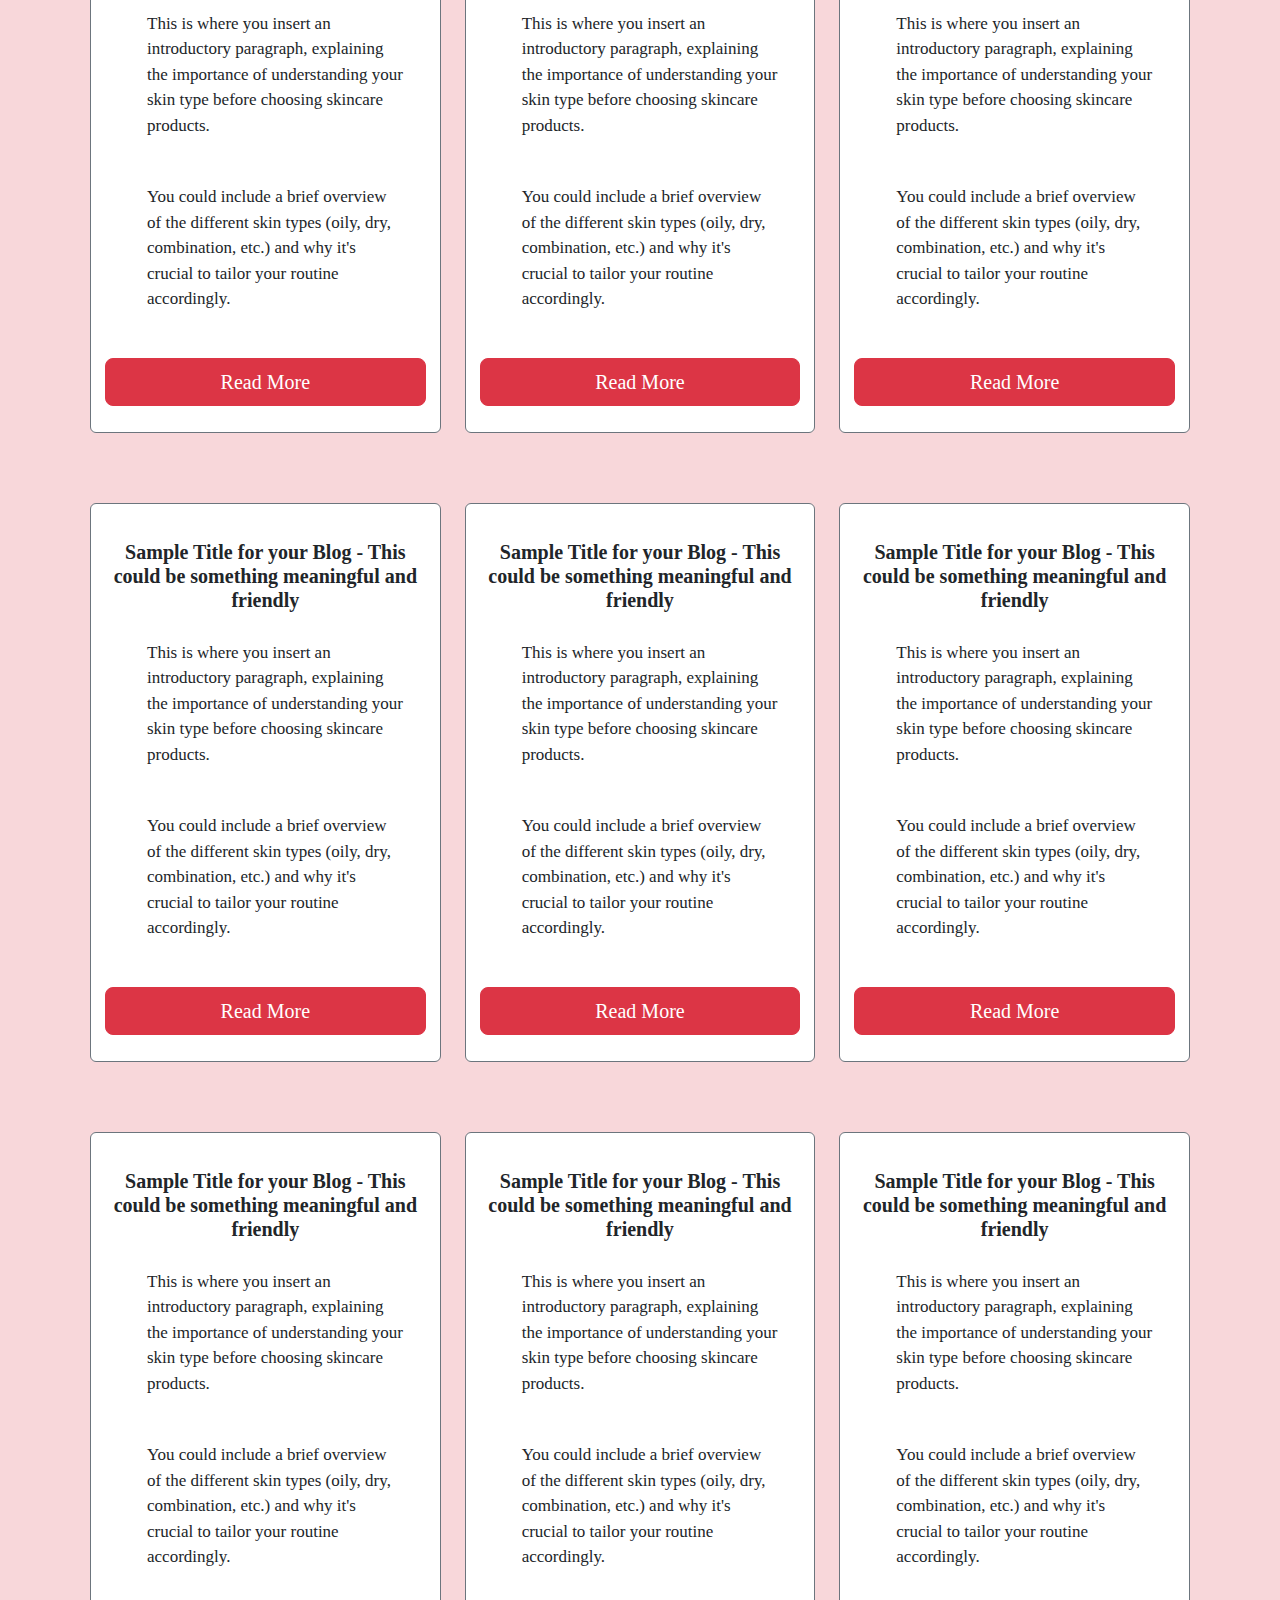
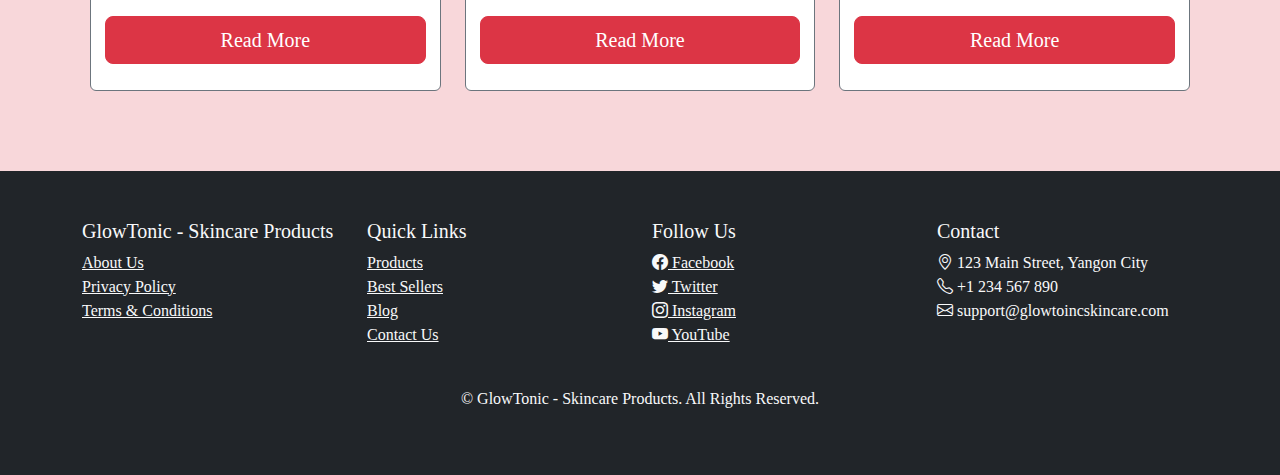
<file: blog.html>
<!DOCTYPE html>
<html lang="en">
  <head>
    <meta charset="UTF-8" />
    <meta name="viewport" content="width=device-width, initial-scale=1.0" />
    <title>GlowTonic - Skincare Products</title>
    <!-- BootStrap CSS -->
    <link
      href="https://cdn.jsdelivr.net/npm/bootstrap@5.3.3/dist/css/bootstrap.min.css"
      rel="stylesheet"
      integrity="sha384-QWTKZyjpPEjISv5WaRU9OFeRpok6YctnYmDr5pNlyT2bRjXh0JMhjY6hW+ALEwIH"
      crossorigin="anonymous"
    />
    <link
      rel="stylesheet"
      href="https://cdn.jsdelivr.net/npm/bootstrap-icons@1.11.3/font/bootstrap-icons.min.css"
    />

    <link rel="stylesheet" href="/CSS/styles.css" />
  </head>
  <body class="bg-danger-subtle">
    <!-- Navigation -->
    <nav
      class="navbar navbar-expand-lg bg-danger-subtle navbar-light p-4 fixed-top"
    >
      <div class="container">
        <a class="navbar-brand" href="index.html"
          ><span style="color: rgb(226, 17, 97)">Glow </span>Tonic</a
        >
        <button
          class="navbar-toggler"
          type="button"
          data-bs-toggle="collapse"
          data-bs-target="#navbarNav"
          aria-controls="navbarNav"
          aria-expanded="false"
          aria-label="Toggle navigation"
        >
          <span class="navbar-toggler-icon"></span>
        </button>
        <div class="collapse navbar-collapse" id="navbarNav">
          <ul class="navbar-nav ms-auto p-2">
            <li class="nav-item">
              <a class="nav-link" aria-current="page" href="index.html">Home</a>
            </li>
            <li class="nav-item">
              <a class="nav-link" href="product.html">Products</a>
            </li>
            <li class="nav-item">
              <a class="nav-link" href="cart.html">Cart</a>
            </li>
            <li class="nav-item">
              <a class="nav-link active" href="blog.html">Blog</a>
            </li>
            <li class="nav-item">
              <a class="nav-link" href="contact.html">ContactUs</a>
            </li>
            <li class="nav-item">
              <a class="nav-link" href="about.html">AboutUs</a>
            </li>
          </ul>
        </div>
      </div>
    </nav>

    <!-- Blogs -->
     <section id="blog">
      <div class="container paddingforSection-blog blogtext">
        <h3 class="text-center fw-bold pb-5">Skincare Tips and Blogs</h3>
        <div class="row blog-row">
          <div class="col-lg-4 blog-items">
            <div class="card border-secondary">             
              <div class="card-body">
                <h5 class="card-title">How to Know Your Skin Type: A Simple Guide to Finding What Works Best for You</h5>
                <p class="card-text">Understanding your skin type is the first step in building an effective skincare routine.</p>
                <p class="card-text">Whether you're a skincare beginner or a seasoned pro, knowing your skin's unique needs will help you choose the right products and achieve glowing.</p>
                <div class="row">
                  <div class="d-grid col-lg-12">
                    <a href="blog-details.html" class="btn btn-danger btn-lg">Read More</a>
                  </div>
                </div>
              </div>
            </div>
          </div>
          <div class="col-lg-4 blog-items">
            <div class="card border-secondary">             
              <div class="card-body">
                <h5 class="card-title">How to Build the Perfect Skincare Routine for Every Season</h5>
                <p class="card-text"> This is where you insert an introductory paragraph, explaining the importance of understanding your skin type before choosing skincare products. </p>
                <p class="card-text">You could include a brief overview of the different skin types (oily, dry, combination, etc.) and why it's crucial to tailor your routine accordingly.</p>
                <div class="row">
                  <div class="d-grid col-lg-12">
                    <a href="blog-details-sample.html" class="btn btn-danger btn-lg">Read More</a>
                  </div>
                </div>
              </div>
            </div>
          </div>
          <div class="col-lg-4 blog-items">
            <div class="card border-secondary">             
              <div class="card-body">
                <h5 class="card-title">Sample Title for your Blog - This could be something meaningful</h5>
                <p class="card-text"> This is where you insert an introductory paragraph, explaining the importance of understanding your skin type before choosing skincare products. </p>
                <p class="card-text">You could include a brief overview of the different skin types (oily, dry, combination, etc.) and why it's crucial to tailor your routine accordingly.</p>
                <div class="row">
                  <div class="d-grid col-lg-12">
                    <a href="blog-details-sample.html" class="btn btn-danger btn-lg">Read More</a>
                  </div>
                </div>
              </div>
            </div>
          </div>
        </div> 
        
        <div class="row blog-row">
          <div class="col-lg-4 blog-items">
            <div class="card border-secondary">             
              <div class="card-body">
                <h5 class="card-title">Sample Title for your Blog - This could be something meaningful and friendly</h5>
                <p class="card-text"> This is where you insert an introductory paragraph, explaining the importance of understanding your skin type before choosing skincare products. </p>
                <p class="card-text">You could include a brief overview of the different skin types (oily, dry, combination, etc.) and why it's crucial to tailor your routine accordingly.</p>
                <div class="row">
                  <div class="d-grid col-lg-12">
                    <a href="blog-details-sample.html" class="btn btn-danger btn-lg">Read More</a>
                  </div>
                </div>
              </div>
            </div>
          </div>
          <div class="col-lg-4 blog-items">
            <div class="card border-secondary">             
              <div class="card-body">
                <h5 class="card-title">Sample Title for your Blog - This could be something meaningful and friendly</h5>
                <p class="card-text"> This is where you insert an introductory paragraph, explaining the importance of understanding your skin type before choosing skincare products. </p>
                <p class="card-text">You could include a brief overview of the different skin types (oily, dry, combination, etc.) and why it's crucial to tailor your routine accordingly.</p>
                <div class="row">
                  <div class="d-grid col-lg-12">
                    <a href="blog-details-sample.html" class="btn btn-danger btn-lg">Read More</a>
                  </div>
                </div>
              </div>
            </div>
          </div>
          <div class="col-lg-4 blog-items">
            <div class="card border-secondary">             
              <div class="card-body">
                <h5 class="card-title">Sample Title for your Blog - This could be something meaningful and friendly</h5>
                <p class="card-text"> This is where you insert an introductory paragraph, explaining the importance of understanding your skin type before choosing skincare products. </p>
                <p class="card-text">You could include a brief overview of the different skin types (oily, dry, combination, etc.) and why it's crucial to tailor your routine accordingly.</p>
                <div class="row">
                  <div class="d-grid col-lg-12">
                    <a href="blog-details-sample.html" class="btn btn-danger btn-lg">Read More</a>
                  </div>
                </div>
              </div>
            </div>
          </div>
        </div>

        <div class="row blog-row">
          <div class="col-lg-4 blog-items">
            <div class="card border-secondary">             
              <div class="card-body">
                <h5 class="card-title">Sample Title for your Blog - This could be something meaningful and friendly</h5>
                <p class="card-text"> This is where you insert an introductory paragraph, explaining the importance of understanding your skin type before choosing skincare products. </p>
                <p class="card-text">You could include a brief overview of the different skin types (oily, dry, combination, etc.) and why it's crucial to tailor your routine accordingly.</p>
                <div class="row">
                  <div class="d-grid col-lg-12">
                    <a href="blog-details-sample.html" class="btn btn-danger btn-lg">Read More</a>
                  </div>
                </div>
              </div>
            </div>
          </div>
          <div class="col-lg-4 blog-items">
            <div class="card border-secondary">             
              <div class="card-body">
                <h5 class="card-title">Sample Title for your Blog - This could be something meaningful and friendly</h5>
                <p class="card-text"> This is where you insert an introductory paragraph, explaining the importance of understanding your skin type before choosing skincare products. </p>
                <p class="card-text">You could include a brief overview of the different skin types (oily, dry, combination, etc.) and why it's crucial to tailor your routine accordingly.</p>
                <div class="row">
                  <div class="d-grid col-lg-12">
                    <a href="blog-details-sample.html" class="btn btn-danger btn-lg">Read More</a>
                  </div>
                </div>
              </div>
            </div>
          </div>
          <div class="col-lg-4 blog-items">
            <div class="card border-secondary">             
              <div class="card-body">
                <h5 class="card-title">Sample Title for your Blog - This could be something meaningful and friendly</h5>
                <p class="card-text"> This is where you insert an introductory paragraph, explaining the importance of understanding your skin type before choosing skincare products. </p>
                <p class="card-text">You could include a brief overview of the different skin types (oily, dry, combination, etc.) and why it's crucial to tailor your routine accordingly.</p>
                <div class="row">
                  <div class="d-grid col-lg-12">
                    <a href="blog-details-sample.html" class="btn btn-danger btn-lg">Read More</a>
                  </div>
                </div>
              </div>
            </div>
          </div>
        </div>

        <div class="row blog-row">
          <div class="col-lg-4 blog-items">
            <div class="card border-secondary">             
              <div class="card-body">
                <h5 class="card-title">Sample Title for your Blog - This could be something meaningful and friendly</h5>
                <p class="card-text"> This is where you insert an introductory paragraph, explaining the importance of understanding your skin type before choosing skincare products. </p>
                <p class="card-text">You could include a brief overview of the different skin types (oily, dry, combination, etc.) and why it's crucial to tailor your routine accordingly.</p>
                <div class="row">
                  <div class="d-grid col-lg-12">
                    <a href="blog-details-sample.html" class="btn btn-danger btn-lg">Read More</a>
                  </div>
                </div>
              </div>
            </div>
          </div>
          <div class="col-lg-4 blog-items">
            <div class="card border-secondary">             
              <div class="card-body">
                <h5 class="card-title">Sample Title for your Blog - This could be something meaningful and friendly</h5>
                <p class="card-text"> This is where you insert an introductory paragraph, explaining the importance of understanding your skin type before choosing skincare products. </p>
                <p class="card-text">You could include a brief overview of the different skin types (oily, dry, combination, etc.) and why it's crucial to tailor your routine accordingly.</p>
                <div class="row">
                  <div class="d-grid col-lg-12">
                    <a href="blog-details-sample.html" class="btn btn-danger btn-lg">Read More</a>
                  </div>
                </div>
              </div>
            </div>
          </div>
          <div class="col-lg-4 blog-items">
            <div class="card border-secondary">             
              <div class="card-body">
                <h5 class="card-title">Sample Title for your Blog - This could be something meaningful and friendly</h5>
                <p class="card-text"> This is where you insert an introductory paragraph, explaining the importance of understanding your skin type before choosing skincare products. </p>
                <p class="card-text">You could include a brief overview of the different skin types (oily, dry, combination, etc.) and why it's crucial to tailor your routine accordingly.</p>
                <div class="row">
                  <div class="d-grid col-lg-12">
                    <a href="blog-details-sample.html" class="btn btn-danger btn-lg">Read More</a>
                  </div>
                </div>
              </div>
            </div>
          </div>
        </div>

        <div class="row blog-row">
          <div class="col-lg-4 blog-items">
            <div class="card border-secondary">             
              <div class="card-body">
                <h5 class="card-title">Sample Title for your Blog - This could be something meaningful and friendly</h5>
                <p class="card-text"> This is where you insert an introductory paragraph, explaining the importance of understanding your skin type before choosing skincare products. </p>
                <p class="card-text">You could include a brief overview of the different skin types (oily, dry, combination, etc.) and why it's crucial to tailor your routine accordingly.</p>
                <div class="row">
                  <div class="d-grid col-lg-12">
                    <a href="blog-details-sample.html" class="btn btn-danger btn-lg">Read More</a>
                  </div>
                </div>
              </div>
            </div>
          </div>
          <div class="col-lg-4 blog-items">
            <div class="card border-secondary">             
              <div class="card-body">
                <h5 class="card-title">Sample Title for your Blog - This could be something meaningful and friendly</h5>
                <p class="card-text"> This is where you insert an introductory paragraph, explaining the importance of understanding your skin type before choosing skincare products. </p>
                <p class="card-text">You could include a brief overview of the different skin types (oily, dry, combination, etc.) and why it's crucial to tailor your routine accordingly.</p>
                <div class="row">
                  <div class="d-grid col-lg-12">
                    <a href="blog-details-sample.html" class="btn btn-danger btn-lg">Read More</a>
                  </div>
                </div>
              </div>
            </div>
          </div>
          <div class="col-lg-4 blog-items">
            <div class="card border-secondary">             
              <div class="card-body">
                <h5 class="card-title">Sample Title for your Blog - This could be something meaningful and friendly</h5>
                <p class="card-text"> This is where you insert an introductory paragraph, explaining the importance of understanding your skin type before choosing skincare products. </p>
                <p class="card-text">You could include a brief overview of the different skin types (oily, dry, combination, etc.) and why it's crucial to tailor your routine accordingly.</p>
                <div class="row">
                  <div class="d-grid col-lg-12">
                    <a href="blog-details-sample.html" class="btn btn-danger btn-lg">Read More</a>
                  </div>
                </div>
              </div>
            </div>
          </div>
        </div>
        
       
      </div>
     </section>

    <!-- Footer Section -->
    <footer class="bg-dark text-light py-5">
      <div class="container">
        <div class="row">
          <!-- Company Info -->
          <div class="col-md-3">
            <h5>GlowTonic - Skincare Products</h5>
            <ul class="list-unstyled">
              <li><a href="about.html" class="text-light">About Us</a></li>
              <li><a href="#" class="text-light">Privacy Policy</a></li>
              <li><a href="#" class="text-light">Terms & Conditions</a></li>
            </ul>
          </div>

          <!-- Quick Links -->
          <div class="col-md-3">
            <h5>Quick Links</h5>
            <ul class="list-unstyled">
              <li><a href="product.html" class="text-light">Products</a></li>
              <li>
                <a href="index.html#bestsellers" class="text-light">Best Sellers</a>
              </li>
              <li>
                <a href="blog.html" class="text-light">Blog</a>
              </li>
              <li><a href="contact.html" class="text-light">Contact Us</a></li>
            </ul>
          </div>

          <!-- Social Media -->
          <div class="col-md-3">
            <h5>Follow Us</h5>
            <ul class="list-unstyled">
              <li>
                <a href="#" class="text-light"
                  ><i class="bi bi-facebook"></i> Facebook</a
                >
              </li>
              <li>
                <a href="#" class="text-light"
                  ><i class="bi bi-twitter"></i> Twitter</a
                >
              </li>
              <li>
                <a href="#" class="text-light"
                  ><i class="bi bi-instagram"></i> Instagram</a
                >
              </li>
              <li>
                <a href="#" class="text-light"
                  ><i class="bi bi-youtube"></i> YouTube</a
                >
              </li>
            </ul>
          </div>

          <!-- Contact Info -->
          <div class="col-md-3">
            <h5>Contact</h5>
            <ul class="list-unstyled">
              <li>
                <i class="bi bi-geo-alt"></i> 123 Main Street, Yangon City
              </li>
              <li><i class="bi bi-telephone"></i> +1 234 567 890</li>
              <li>
                <i class="bi bi-envelope"></i> support@glowtoincskincare.com
              </li>
            </ul>
          </div>
        </div>

        <!-- Copyright Section -->
        <div class="row mt-4">
          <div class="col-12 text-center">
            <p>&copy; GlowTonic - Skincare Products. All Rights Reserved.</p>
          </div>
        </div>
      </div>
    </footer>

    <!-- BootStrap JS -->
    <script
      src="https://cdn.jsdelivr.net/npm/bootstrap@5.3.3/dist/js/bootstrap.bundle.min.js"
      integrity="sha384-YvpcrYf0tY3lHB60NNkmXc5s9fDVZLESaAA55NDzOxhy9GkcIdslK1eN7N6jIeHz"
      crossorigin="anonymous"
    ></script>
  </body>
</html>
</file>
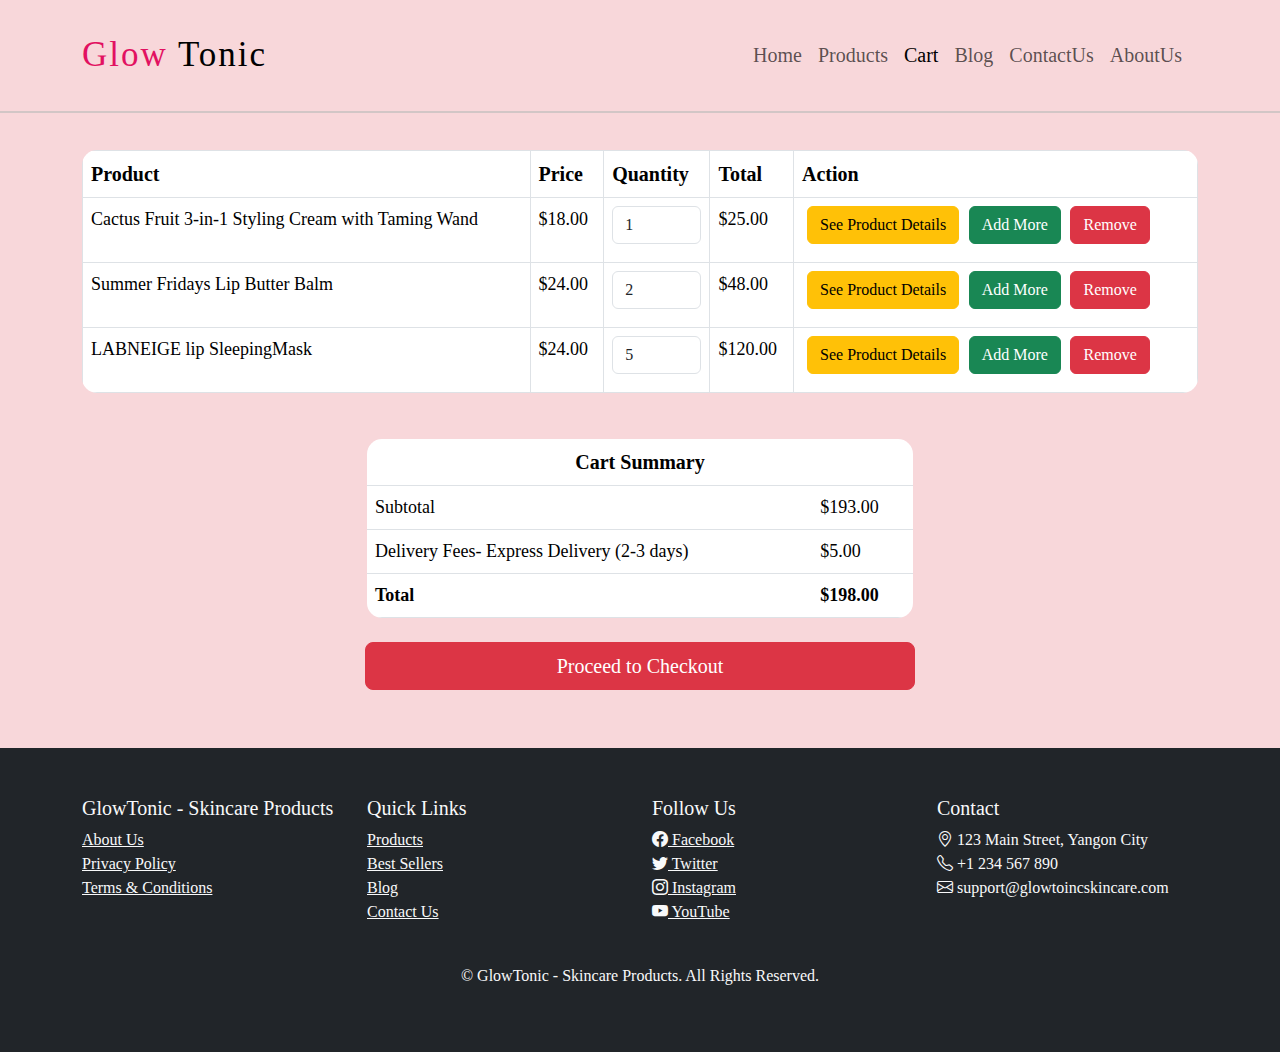
<file: cart.html>
<!DOCTYPE html>
<html lang="en">
  <head>
    <meta charset="UTF-8" />
    <meta name="viewport" content="width=device-width, initial-scale=1.0" />
    <title>GlowTonic - Skincare Products</title>
    <!-- BootStrap CSS -->
    <link
      href="https://cdn.jsdelivr.net/npm/bootstrap@5.3.3/dist/css/bootstrap.min.css"
      rel="stylesheet"
      integrity="sha384-QWTKZyjpPEjISv5WaRU9OFeRpok6YctnYmDr5pNlyT2bRjXh0JMhjY6hW+ALEwIH"
      crossorigin="anonymous"
    />
    <link
      rel="stylesheet"
      href="https://cdn.jsdelivr.net/npm/bootstrap-icons@1.11.3/font/bootstrap-icons.min.css"
    />

    <link rel="stylesheet" href="/CSS/styles.css" />
  </head>
  <body class="bg-danger-subtle">
    <!-- Navigation -->
    <nav
      class="navbar navbar-expand-lg bg-danger-subtle navbar-light p-4 fixed-top"
    >
      <div class="container">
        <a class="navbar-brand" href="index.html"
          ><span style="color: rgb(226, 17, 97)">Glow </span>Tonic</a
        >
        <button
          class="navbar-toggler"
          type="button"
          data-bs-toggle="collapse"
          data-bs-target="#navbarNav"
          aria-controls="navbarNav"
          aria-expanded="false"
          aria-label="Toggle navigation"
        >
          <span class="navbar-toggler-icon"></span>
        </button>
        <div class="collapse navbar-collapse" id="navbarNav">
          <ul class="navbar-nav ms-auto p-2">
            <li class="nav-item">
              <a class="nav-link" aria-current="page" href="index.html">Home</a>
            </li>
            <li class="nav-item">
              <a class="nav-link" href="product.html">Products</a>
            </li>
            <li class="nav-item">
              <a class="nav-link active" href="cart.html">Cart</a>
            </li>
            <li class="nav-item">
              <a class="nav-link" href="blog.html">Blog</a>
            </li>
            <li class="nav-item">
              <a class="nav-link" href="contact.html">ContactUs</a>
            </li>
            <li class="nav-item">
              <a class="nav-link" href="about.html">AboutUs</a>
            </li>
          </ul>
        </div>
      </div>
    </nav>

    <!-- Cart Section -->
     <section id="cart">
      <div class="container paddingforSection-cart">
        <div class="table-responsive">
          <table class="table table-bordered table-rounded">
            <thead>
              <tr>
                <th scope="col">Product</th>
                <th scope="col">Price</th>
                <th scope="col">Quantity</th>
                <th scope="col">Total</th>
                <th scope="col">Action</th>
              </tr>
            </thead>
            <tbody>
              <!-- Product Row 1 -->
              <tr>
                <td>Cactus Fruit 3-in-1 Styling Cream with Taming Wand</td>
                <td>$18.00</td>
                <td>
                  <input type="number" class="form-control" value="1" min="1" max="10">
                </td>
                <td>$25.00</td>
                <td>
                  <a href="product-details.html" class="btn btn-warning table-btn-padding">
                    See Product Details</a>
                  <button class="btn btn-success table-btn-padding">Add More</button>
                  <button class="btn btn-danger table-btn-padding">Remove</button>  
                </td>
              </tr>
              <!-- Product Row 2 -->
              <tr>
                <td>Summer Fridays Lip Butter Balm</td>
                <td>$24.00</td>
                <td>
                  <input type="number" class="form-control" value="2" min="1" max="10">
                </td>
                <td>$48.00</td>
                <td>
                  <a href="product-details-sample.html" class="btn btn-warning table-btn-padding">
                    See Product Details</a>
                  <button class="btn btn-success table-btn-padding">Add More</button>
                  <button class="btn btn-danger table-btn-padding">Remove</button>
                </td>
              </tr>
              <!-- Product Row 3 -->
              <tr>
                <td>LABNEIGE lip SleepingMask</td>
                <td>$24.00</td>
                <td>
                  <input type="number" class="form-control" value="5" min="1" max="10">
                </td>
                <td>$120.00</td>
                <td>
                  <a href="product-details-sample.html" class="btn btn-warning table-btn-padding">
                    See Product Details</a>
                  <button class="btn btn-success table-btn-padding">Add More</button>
                  <button class="btn btn-danger table-btn-padding">Remove</button>
                </td>
              </tr>

            </tbody>
          </table>
        </div>
      </div>
     </section>

     <!-- Cart Summary Section -->
      <section id="cart-summary">
        <div class="container pb-5">
          <div class="row justify-content-center">
            <div class="col-lg-6">
              <table class="table table-rounded">
                <thead>
                  <tr>
                    <th colspan="2" class="text-center">Cart Summary</th>
                  </tr>
                </thead>
                <tbody>
                  <tr>
                    <td>Subtotal</td>
                    <td>$193.00</td>
                  </tr>
                  <tr>
                    <td>Delivery Fees- Express Delivery (2-3 days)</td>
                    <td>$5.00</td>
                  </tr>
                  <tr>
                    <td><strong>Total</strong></td>
                    <td><strong>$198.00</strong></td>
                  </tr>
                </tbody>
              </table>
              <div class="row">
                <div class="d-grid col-lg-12 pt-2">
                  <a href="checkout.html" class="btn btn-danger btn-lg">Proceed to Checkout</a>
                </div>
              </div>
              
            </div>
          </div>
        </div>
      </section>

    <!-- Footer Section -->
    <footer class="bg-dark text-light py-5">
      <div class="container">
        <div class="row">
          <!-- Company Info -->
          <div class="col-md-3">
            <h5>GlowTonic - Skincare Products</h5>
            <ul class="list-unstyled">
              <li><a href="about.html" class="text-light">About Us</a></li>
              <li><a href="#" class="text-light">Privacy Policy</a></li>
              <li><a href="#" class="text-light">Terms & Conditions</a></li>
            </ul>
          </div>

          <!-- Quick Links -->
          <div class="col-md-3">
            <h5>Quick Links</h5>
            <ul class="list-unstyled">
              <li><a href="product.html" class="text-light">Products</a></li>
              <li>
                <a href="index.html#bestsellers" class="text-light">Best Sellers</a>
              </li>
              <li>
                <a href="blog.html" class="text-light">Blog</a>
              </li>
              <li><a href="contact.html" class="text-light">Contact Us</a></li>
            </ul>
          </div>

          <!-- Social Media -->
          <div class="col-md-3">
            <h5>Follow Us</h5>
            <ul class="list-unstyled">
              <li>
                <a href="#" class="text-light"
                  ><i class="bi bi-facebook"></i> Facebook</a
                >
              </li>
              <li>
                <a href="#" class="text-light"
                  ><i class="bi bi-twitter"></i> Twitter</a
                >
              </li>
              <li>
                <a href="#" class="text-light"
                  ><i class="bi bi-instagram"></i> Instagram</a
                >
              </li>
              <li>
                <a href="#" class="text-light"
                  ><i class="bi bi-youtube"></i> YouTube</a
                >
              </li>
            </ul>
          </div>

          <!-- Contact Info -->
          <div class="col-md-3">
            <h5>Contact</h5>
            <ul class="list-unstyled">
              <li>
                <i class="bi bi-geo-alt"></i> 123 Main Street, Yangon City
              </li>
              <li><i class="bi bi-telephone"></i> +1 234 567 890</li>
              <li>
                <i class="bi bi-envelope"></i> support@glowtoincskincare.com
              </li>
            </ul>
          </div>
        </div>

        <!-- Copyright Section -->
        <div class="row mt-4">
          <div class="col-12 text-center">
            <p>&copy; GlowTonic - Skincare Products. All Rights Reserved.</p>
          </div>
        </div>
      </div>
    </footer>

    <!-- BootStrap JS -->
    <script
      src="https://cdn.jsdelivr.net/npm/bootstrap@5.3.3/dist/js/bootstrap.bundle.min.js"
      integrity="sha384-YvpcrYf0tY3lHB60NNkmXc5s9fDVZLESaAA55NDzOxhy9GkcIdslK1eN7N6jIeHz"
      crossorigin="anonymous"
    ></script>
  </body>
</html>
</file>
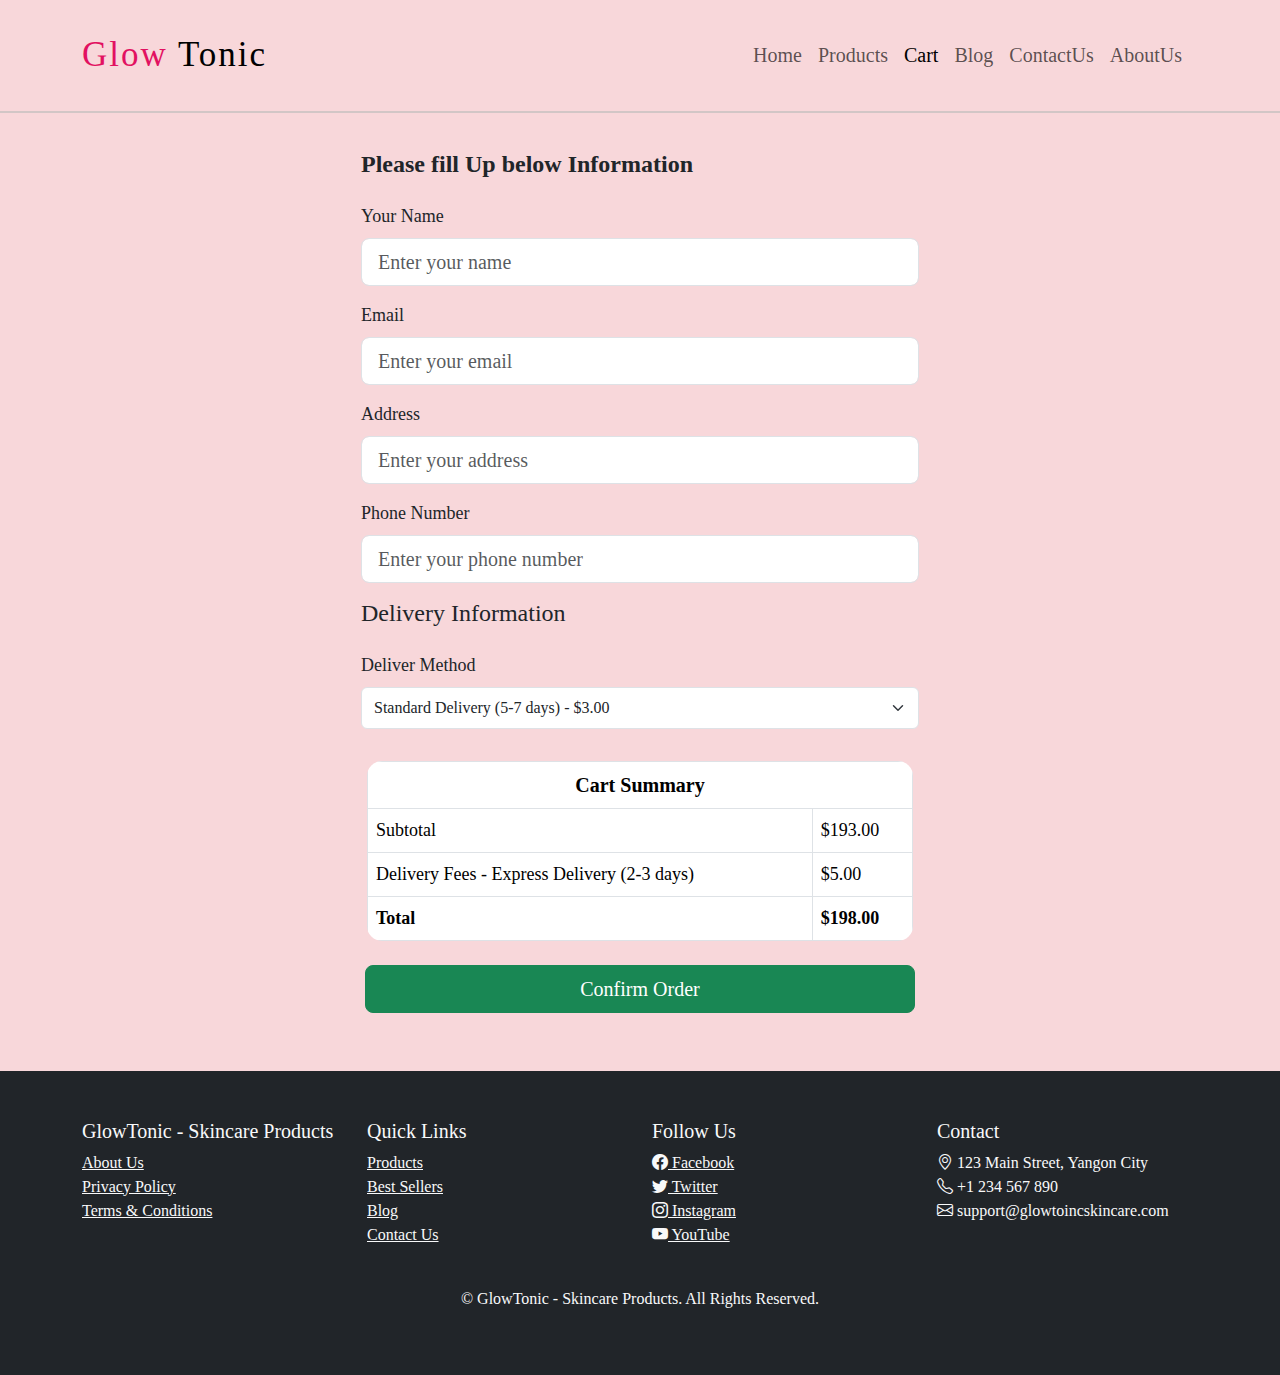
<file: checkout.html>
<!DOCTYPE html>
<html lang="en">
  <head>
    <meta charset="UTF-8" />
    <meta name="viewport" content="width=device-width, initial-scale=1.0" />
    <title>GlowTonic - Skincare Products</title>
    <!-- BootStrap CSS -->
    <link
      href="https://cdn.jsdelivr.net/npm/bootstrap@5.3.3/dist/css/bootstrap.min.css"
      rel="stylesheet"
      integrity="sha384-QWTKZyjpPEjISv5WaRU9OFeRpok6YctnYmDr5pNlyT2bRjXh0JMhjY6hW+ALEwIH"
      crossorigin="anonymous"
    />
    <link
      rel="stylesheet"
      href="https://cdn.jsdelivr.net/npm/bootstrap-icons@1.11.3/font/bootstrap-icons.min.css"
    />

    <link rel="stylesheet" href="/CSS/styles.css" />
  </head>
  <body class="bg-danger-subtle">
    <!-- Navigation -->
    <nav
      class="navbar navbar-expand-lg bg-danger-subtle navbar-light p-4 fixed-top"
    >
      <div class="container">
        <a class="navbar-brand" href="index.html"
          ><span style="color: rgb(226, 17, 97)">Glow </span>Tonic</a
        >
        <button
          class="navbar-toggler"
          type="button"
          data-bs-toggle="collapse"
          data-bs-target="#navbarNav"
          aria-controls="navbarNav"
          aria-expanded="false"
          aria-label="Toggle navigation"
        >
          <span class="navbar-toggler-icon"></span>
        </button>
        <div class="collapse navbar-collapse" id="navbarNav">
          <ul class="navbar-nav ms-auto p-2">
            <li class="nav-item">
              <a class="nav-link" aria-current="page" href="index.html">Home</a>
            </li>
            <li class="nav-item">
              <a class="nav-link" href="product.html">Products</a>
            </li>
            <li class="nav-item">
              <a class="nav-link active" href="cart.html">Cart</a>
            </li>
            <li class="nav-item">
              <a class="nav-link" href="blog.html">Blog</a>
            </li>
            <li class="nav-item">
              <a class="nav-link" href="contact.html">ContactUs</a>
            </li>
            <li class="nav-item">
              <a class="nav-link" href="about.html">AboutUs</a>
            </li>
          </ul>
        </div>
      </div>
    </nav>

    <!-- Checkout Session -->
    <section id="checkout">
        <div class="container paddingforSection pb-3">
            <div class="row  justify-content-center">
                <div class="col-md-6">
                  <h4 class="pb-3 fw-bold">Please fill Up below Information</h4>
                  <form>
                    <div class="mb-3">
                      <label for="name" class="form-label">Your Name</label>
                      <input type="text" class="form-control form-control-lg" id="name" placeholder="Enter your name" required>
                    </div>
                    <div class="mb-3">
                      <label for="email" class="form-label">Email</label>
                      <input type="email" class="form-control form-control-lg" id="email" placeholder="Enter your email" required>
                    </div>
                    <div class="mb-3">
                      <label for="address" class="form-label">Address</label>
                      <input type="text" class="form-control form-control-lg" id="address" placeholder="Enter your address" required>
                    </div>
                    <div class="mb-3">
                      <label for="phno" class="form-label">Phone Number</label>
                      <input type="text" class="form-control form-control-lg" id="phno" placeholder="Enter your phone number" required>
                    </div>
                    <div class="mb-3">
                        <h4 class="pb-3">Delivery Information</h4>
                  <form>
                    <div class="mb-3">
                      <label for="deliverMethod" class="form-label">Deliver Method</label>
                      <select class="form-select form-control-lg" id="shippingMethod">
                        <option value="standard">Standard Delivery (5-7 days) - $3.00</option>
                        <option value="express">Express Delivery (2-3 days) - $5.00</option>
                        <option value="overnight">Overnight Delivery (1 day) - $7.00</option>
                      </select>
                    </div>
                  </form>
                    </div>
                  </form>
                </div>
            </div>
        </div>
    </section>

     <!-- Cart Summary Section -->
      <section id="cart-summary paddingforSection-cart">
        <div class="container pb-5">
          <div class="row justify-content-center">
            <div class="col-md-6">
              <table class="table table-bordered table-rounded">
                <thead>
                  <tr>
                    <th colspan="2" class="text-center">Cart Summary</th>
                  </tr>
                </thead>
                <tbody>
                  <tr>
                    <td>Subtotal</td>
                    <td>$193.00</td>
                  </tr>
                  <tr>
                    <td>Delivery Fees - Express Delivery (2-3 days)</td>
                    <td>$5.00</td>
                  </tr>
                  <tr>
                    <td><strong>Total</strong></td>
                    <td><strong>$198.00</strong></td>
                  </tr>
                </tbody>
              </table>
              <div class="row">
                <div class="d-grid col-lg-12 pt-2">
                  <a href="#" class="btn btn-success btn-lg">Confirm Order</a>
                </div>
              </div>
              
            </div>
          </div>
        </div>
      </section>

    <!-- Footer Section -->
    <footer class="bg-dark text-light py-5">
      <div class="container">
        <div class="row">
          <!-- Company Info -->
          <div class="col-md-3">
            <h5>GlowTonic - Skincare Products</h5>
            <ul class="list-unstyled">
              <li><a href="about.html" class="text-light">About Us</a></li>
              <li><a href="#" class="text-light">Privacy Policy</a></li>
              <li><a href="#" class="text-light">Terms & Conditions</a></li>
            </ul>
          </div>

          <!-- Quick Links -->
          <div class="col-md-3">
            <h5>Quick Links</h5>
            <ul class="list-unstyled">
              <li><a href="product.html" class="text-light">Products</a></li>
              <li>
                <a href="index.html#bestsellers" class="text-light">Best Sellers</a>
              </li>
              <li>
                <a href="blog.html" class="text-light">Blog</a>
              </li>
              <li><a href="contact.html" class="text-light">Contact Us</a></li>
            </ul>
          </div>

          <!-- Social Media -->
          <div class="col-md-3">
            <h5>Follow Us</h5>
            <ul class="list-unstyled">
              <li>
                <a href="#" class="text-light"
                  ><i class="bi bi-facebook"></i> Facebook</a
                >
              </li>
              <li>
                <a href="#" class="text-light"
                  ><i class="bi bi-twitter"></i> Twitter</a
                >
              </li>
              <li>
                <a href="#" class="text-light"
                  ><i class="bi bi-instagram"></i> Instagram</a
                >
              </li>
              <li>
                <a href="#" class="text-light"
                  ><i class="bi bi-youtube"></i> YouTube</a
                >
              </li>
            </ul>
          </div>

          <!-- Contact Info -->
          <div class="col-md-3">
            <h5>Contact</h5>
            <ul class="list-unstyled">
              <li>
                <i class="bi bi-geo-alt"></i> 123 Main Street, Yangon City
              </li>
              <li><i class="bi bi-telephone"></i> +1 234 567 890</li>
              <li>
                <i class="bi bi-envelope"></i> support@glowtoincskincare.com
              </li>
            </ul>
          </div>
        </div>

        <!-- Copyright Section -->
        <div class="row mt-4">
          <div class="col-12 text-center">
            <p>&copy; GlowTonic - Skincare Products. All Rights Reserved.</p>
          </div>
        </div>
      </div>
    </footer>

    <!-- BootStrap JS -->
    <script
      src="https://cdn.jsdelivr.net/npm/bootstrap@5.3.3/dist/js/bootstrap.bundle.min.js"
      integrity="sha384-YvpcrYf0tY3lHB60NNkmXc5s9fDVZLESaAA55NDzOxhy9GkcIdslK1eN7N6jIeHz"
      crossorigin="anonymous"
    ></script>
  </body>
</html>
</file>
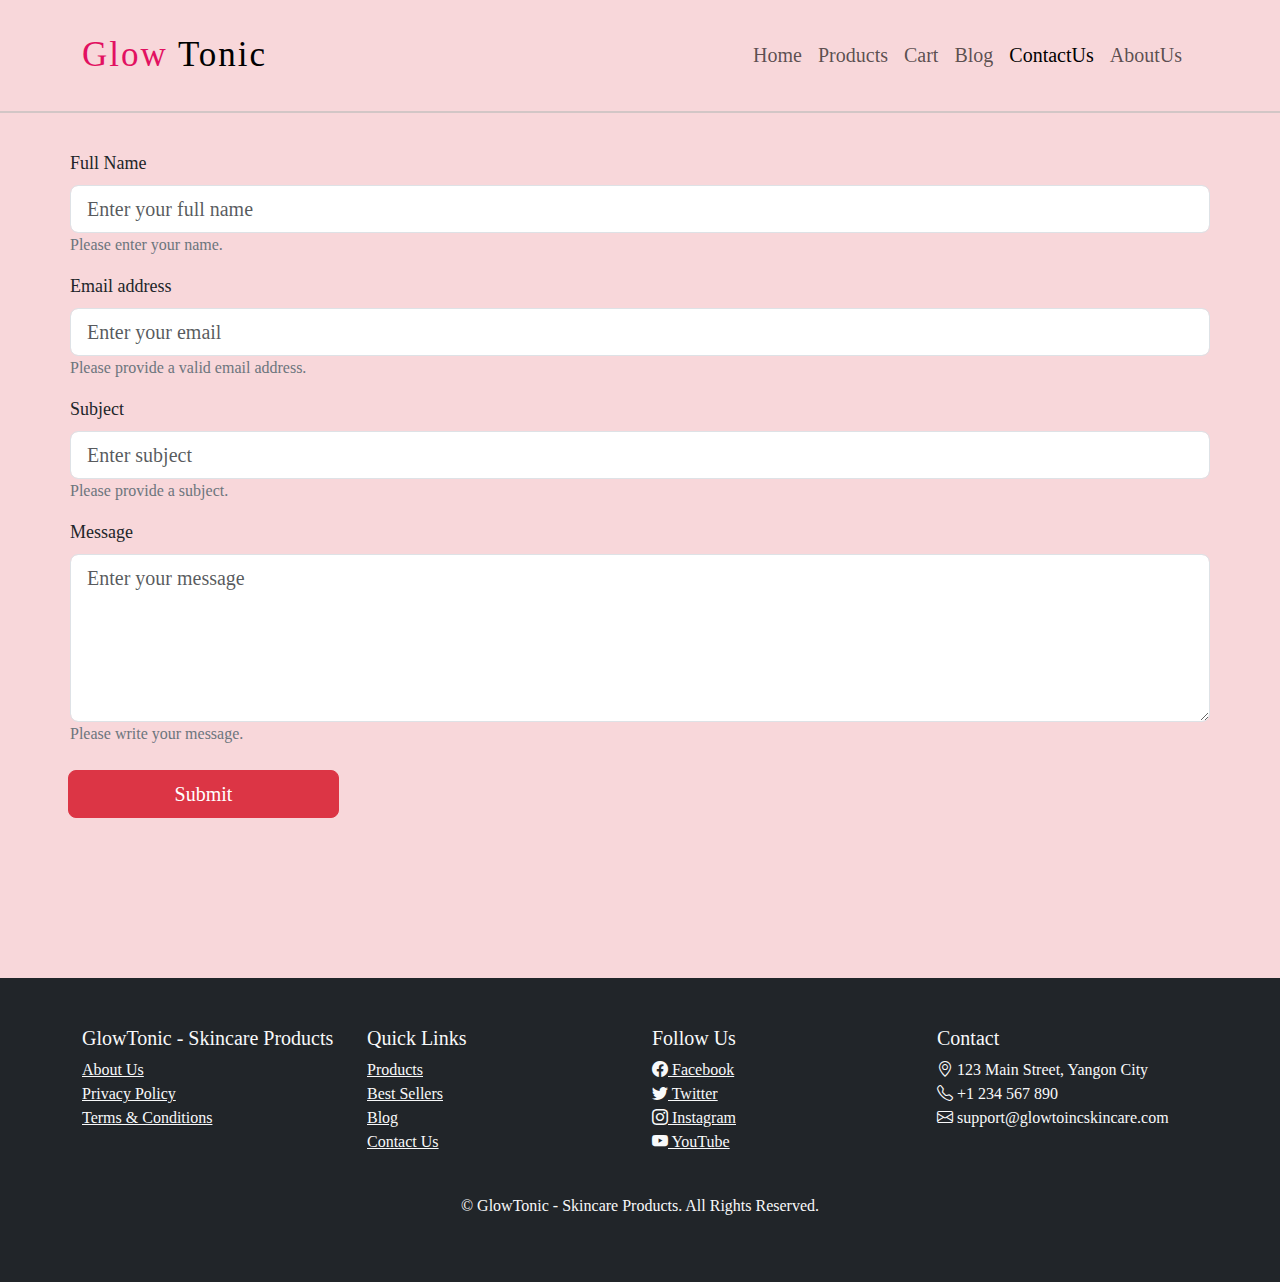
<file: contact.html>
<!DOCTYPE html>
<html lang="en">
  <head>
    <meta charset="UTF-8" />
    <meta name="viewport" content="width=device-width, initial-scale=1.0" />
    <title>GlowTonic - Skincare Products</title>
    <!-- BootStrap CSS -->
    <link
      href="https://cdn.jsdelivr.net/npm/bootstrap@5.3.3/dist/css/bootstrap.min.css"
      rel="stylesheet"
      integrity="sha384-QWTKZyjpPEjISv5WaRU9OFeRpok6YctnYmDr5pNlyT2bRjXh0JMhjY6hW+ALEwIH"
      crossorigin="anonymous"
    />
    <link
      rel="stylesheet"
      href="https://cdn.jsdelivr.net/npm/bootstrap-icons@1.11.3/font/bootstrap-icons.min.css"
    />

    <link rel="stylesheet" href="/CSS/styles.css" />
  </head>
  <body class="bg-danger-subtle">
    <!-- Navigation -->
    <nav
      class="navbar navbar-expand-lg bg-danger-subtle navbar-light p-4 fixed-top"
    >
      <div class="container">
        <a class="navbar-brand" href="index.html"
          ><span style="color: rgb(226, 17, 97)">Glow </span>Tonic</a
        >
        <button
          class="navbar-toggler"
          type="button"
          data-bs-toggle="collapse"
          data-bs-target="#navbarNav"
          aria-controls="navbarNav"
          aria-expanded="false"
          aria-label="Toggle navigation"
        >
          <span class="navbar-toggler-icon"></span>
        </button>
        <div class="collapse navbar-collapse" id="navbarNav">
          <ul class="navbar-nav ms-auto p-2">
            <li class="nav-item">
              <a class="nav-link" aria-current="page" href="index.html">Home</a>
            </li>
            <li class="nav-item">
              <a class="nav-link" href="product.html">Products</a>
            </li>
            <li class="nav-item">
              <a class="nav-link" href="cart.html">Cart</a>
            </li>
            <li class="nav-item">
              <a class="nav-link" href="blog.html">Blog</a>
            </li>
            <li class="nav-item">
              <a class="nav-link active" href="contact.html">ContactUs</a>
            </li>
            <li class="nav-item">
              <a class="nav-link" href="about.html">AboutUs</a>
            </li>
          </ul>
        </div>
      </div>
    </nav>

    <!-- Contact Us Section -->
     <section id="contact">
      <div class="container paddingforSection">
        <form>
          <!-- Name Field -->
          <div class="mb-3">
            <label for="name" class="form-label">Full Name</label>
            <input type="text" class="form-control form-control-lg" id="name" placeholder="Enter your full name" required>
            <div class="text-secondary">
              Please enter your name.
            </div>
          </div>
    
          <!-- Email Field -->
          <div class="mb-3">
            <label for="email" class="form-label">Email address</label>
            <input type="email" class="form-control form-control-lg" id="email" placeholder="Enter your email" required>
            <div class="text-secondary">
              Please provide a valid email address.
            </div>
          </div>
    
          <!-- Subject Field -->
          <div class="mb-3">
            <label for="subject" class="form-label">Subject</label>
            <input type="text" class="form-control form-control-lg" id="subject" placeholder="Enter subject" required>
            <div class="text-secondary">
              Please provide a subject.
            </div>
          </div>
    
          <!-- Message Field -->
          <div class="mb-3">
            <label for="message" class="form-label">Message</label>
            <textarea class="form-control form-control-lg" id="message" rows="5" placeholder="Enter your message" required></textarea>
            <div class="text-secondary">
              Please write your message.
            </div>
          </div>
    
          <!-- Submit Button -->
          <div class="row">
            <div class="d-grid col-lg-3 pt-2">
              <a href="#" class="btn btn-danger btn-lg">Submit</a>
            </div>
          </div>
        </form>
      </div>
      </div>
     </section>

    <!-- Footer Section -->
    <footer class="bg-dark text-light py-5">
      <div class="container">
        <div class="row">
          <!-- Company Info -->
          <div class="col-md-3">
            <h5>GlowTonic - Skincare Products</h5>
            <ul class="list-unstyled">
              <li><a href="about.html" class="text-light">About Us</a></li>
              <li><a href="#" class="text-light">Privacy Policy</a></li>
              <li><a href="#" class="text-light">Terms & Conditions</a></li>
            </ul>
          </div>

          <!-- Quick Links -->
          <div class="col-md-3">
            <h5>Quick Links</h5>
            <ul class="list-unstyled">
              <li><a href="product.html" class="text-light">Products</a></li>
              <li>
                <a href="index.html#bestsellers" class="text-light">Best Sellers</a>
              </li>
              <li>
                <a href="blog.html" class="text-light">Blog</a>
              </li>
              <li><a href="contact.html" class="text-light">Contact Us</a></li>
            </ul>
          </div>

          <!-- Social Media -->
          <div class="col-md-3">
            <h5>Follow Us</h5>
            <ul class="list-unstyled">
              <li>
                <a href="#" class="text-light"
                  ><i class="bi bi-facebook"></i> Facebook</a
                >
              </li>
              <li>
                <a href="#" class="text-light"
                  ><i class="bi bi-twitter"></i> Twitter</a
                >
              </li>
              <li>
                <a href="#" class="text-light"
                  ><i class="bi bi-instagram"></i> Instagram</a
                >
              </li>
              <li>
                <a href="#" class="text-light"
                  ><i class="bi bi-youtube"></i> YouTube</a
                >
              </li>
            </ul>
          </div>

          <!-- Contact Info -->
          <div class="col-md-3">
            <h5>Contact</h5>
            <ul class="list-unstyled">
              <li>
                <i class="bi bi-geo-alt"></i> 123 Main Street, Yangon City
              </li>
              <li><i class="bi bi-telephone"></i> +1 234 567 890</li>
              <li>
                <i class="bi bi-envelope"></i> support@glowtoincskincare.com
              </li>
            </ul>
          </div>
        </div>

        <!-- Copyright Section -->
        <div class="row mt-4">
          <div class="col-12 text-center">
            <p>&copy; GlowTonic - Skincare Products. All Rights Reserved.</p>
          </div>
        </div>
      </div>
    </footer>

    <!-- BootStrap JS -->
    <script
      src="https://cdn.jsdelivr.net/npm/bootstrap@5.3.3/dist/js/bootstrap.bundle.min.js"
      integrity="sha384-YvpcrYf0tY3lHB60NNkmXc5s9fDVZLESaAA55NDzOxhy9GkcIdslK1eN7N6jIeHz"
      crossorigin="anonymous"
    ></script>
  </body>
</html>
</file>
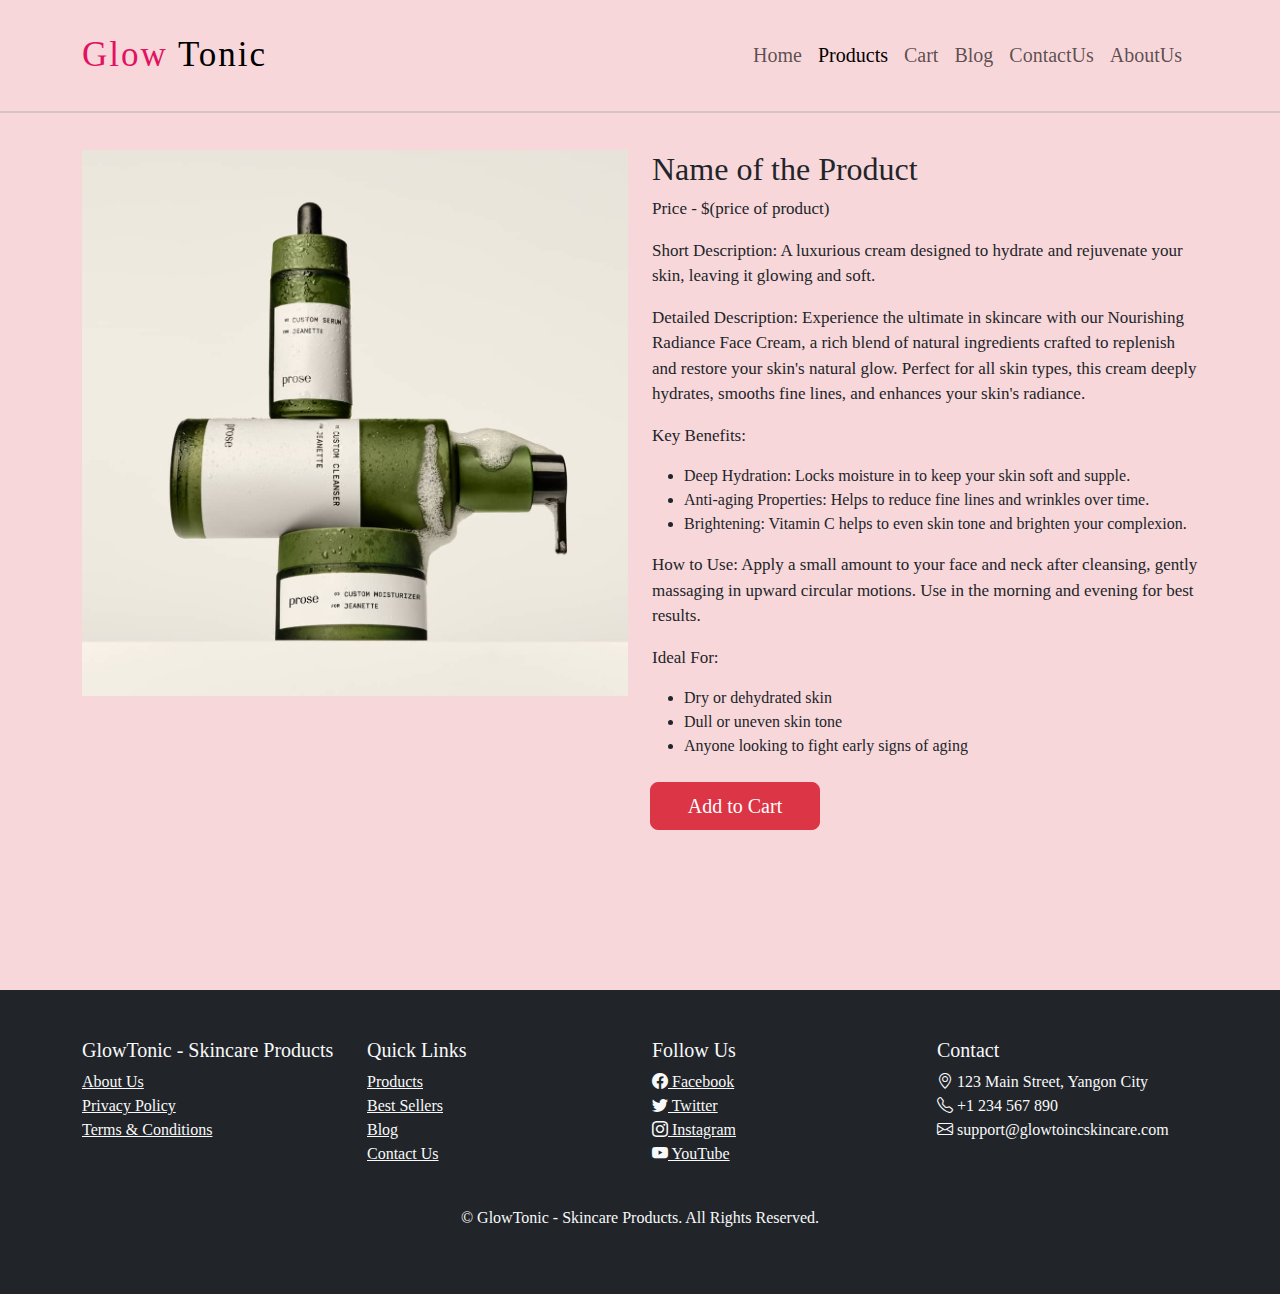
<file: product-details-sample.html>
<!DOCTYPE html>
<html lang="en">
  <head>
    <meta charset="UTF-8" />
    <meta name="viewport" content="width=device-width, initial-scale=1.0" />
    <title>GlowTonic - Skincare Products</title>
    <!-- BootStrap CSS -->
    <link
      href="https://cdn.jsdelivr.net/npm/bootstrap@5.3.3/dist/css/bootstrap.min.css"
      rel="stylesheet"
      integrity="sha384-QWTKZyjpPEjISv5WaRU9OFeRpok6YctnYmDr5pNlyT2bRjXh0JMhjY6hW+ALEwIH"
      crossorigin="anonymous"
    />
    <link
      rel="stylesheet"
      href="https://cdn.jsdelivr.net/npm/bootstrap-icons@1.11.3/font/bootstrap-icons.min.css"
    />

    <link rel="stylesheet" href="/CSS/styles.css" />
  </head>
  <body class="bg-danger-subtle">
    <!-- Navigation -->
    <nav
      class="navbar navbar-expand-lg bg-danger-subtle navbar-light p-4 fixed-top"
    >
      <div class="container">
        <a class="navbar-brand" href="index.html"
          ><span style="color: rgb(226, 17, 97)">Glow </span>Tonic</a
        >
        <button
          class="navbar-toggler"
          type="button"
          data-bs-toggle="collapse"
          data-bs-target="#navbarNav"
          aria-controls="navbarNav"
          aria-expanded="false"
          aria-label="Toggle navigation"
        >
          <span class="navbar-toggler-icon"></span>
        </button>
        <div class="collapse navbar-collapse" id="navbarNav">
          <ul class="navbar-nav ms-auto p-2">
            <li class="nav-item">
              <a class="nav-link" aria-current="page" href="index.html">Home</a>
            </li>
            <li class="nav-item">
              <a class="nav-link active" href="product.html">Products</a>
            </li>
            <li class="nav-item">
              <a class="nav-link" href="cart.html">Cart</a>
            </li>
            <li class="nav-item">
              <a class="nav-link" href="blog.html">Blog</a>
            </li>
            <li class="nav-item">
              <a class="nav-link" href="contact.html">ContactUs</a>
            </li>
            <li class="nav-item">
              <a class="nav-link" href="about.html">AboutUs</a>
            </li>
          </ul>
        </div>
      </div>
    </nav>

    <!-- Product Details Section -->
    <div id="product-details" class="paddingforSection product-detail">
      <section class="container">
        <div class="row">
          <div class="col-md-6">
            <img src="/Images/Products/skincare-product-sample.jpg" class="img-fluid" alt="Sample Skincare Product">
          </div>
          <div class="col-md-6">
            <h2>Name of the Product</h2>
            <p class="lead">Price - $(price of product)</p>
            <p>Short Description: A luxurious cream designed to hydrate and rejuvenate your skin, leaving it glowing and soft.</p>
              
            <p>Detailed Description: Experience the ultimate in skincare with our Nourishing Radiance Face Cream, a rich blend of natural ingredients crafted to replenish and restore your skin's natural glow. Perfect for all skin types, this cream deeply hydrates, smooths fine lines, and enhances your skin's radiance. </p>  

            <p>Key Benefits:
              <ul>
                <li>Deep Hydration: Locks moisture in to keep your skin soft and supple.</li>
                <li>Anti-aging Properties: Helps to reduce fine lines and wrinkles over time.</li>
                <li>Brightening: Vitamin C helps to even skin tone and brighten your complexion.</li>
              </ul>
            </p>  
            <p>How to Use: Apply a small amount to your face and neck after cleansing, gently massaging in upward circular motions. Use in the morning and evening for best results.</p>
            <p>Ideal For:
              <ul>
                <li>Dry or dehydrated skin</li>
                <li>Dull or uneven skin tone</li>
                <li>Anyone looking to fight early signs of aging</li>
              </ul>
            </p>
              
            <div class="row">
              <div class="d-grid col-lg-4 pt-2">
                <a href="#" class="btn btn-danger btn-lg">Add to Cart</a>
              </div>
            </div>
          </div>
        </div>
      </section>
    </div>

    <!-- Footer Section -->
    <footer class="bg-dark text-light py-5">
      <div class="container">
        <div class="row">
          <!-- Company Info -->
          <div class="col-md-3">
            <h5>GlowTonic - Skincare Products</h5>
            <ul class="list-unstyled">
              <li><a href="about.html" class="text-light">About Us</a></li>
              <li><a href="#" class="text-light">Privacy Policy</a></li>
              <li><a href="#" class="text-light">Terms & Conditions</a></li>
            </ul>
          </div>

          <!-- Quick Links -->
          <div class="col-md-3">
            <h5>Quick Links</h5>
            <ul class="list-unstyled">
              <li><a href="product.html" class="text-light">Products</a></li>
              <li>
                <a href="index.html#bestsellers" class="text-light">Best Sellers</a>
              </li>
              <li>
                <a href="blog.html" class="text-light">Blog</a>
              </li>
              <li><a href="contact.html" class="text-light">Contact Us</a></li>
            </ul>
          </div>

          <!-- Social Media -->
          <div class="col-md-3">
            <h5>Follow Us</h5>
            <ul class="list-unstyled">
              <li>
                <a href="#" class="text-light"
                  ><i class="bi bi-facebook"></i> Facebook</a
                >
              </li>
              <li>
                <a href="#" class="text-light"
                  ><i class="bi bi-twitter"></i> Twitter</a
                >
              </li>
              <li>
                <a href="#" class="text-light"
                  ><i class="bi bi-instagram"></i> Instagram</a
                >
              </li>
              <li>
                <a href="#" class="text-light"
                  ><i class="bi bi-youtube"></i> YouTube</a
                >
              </li>
            </ul>
          </div>

          <!-- Contact Info -->
          <div class="col-md-3">
            <h5>Contact</h5>
            <ul class="list-unstyled">
              <li>
                <i class="bi bi-geo-alt"></i> 123 Main Street, Yangon City
              </li>
              <li><i class="bi bi-telephone"></i> +1 234 567 890</li>
              <li>
                <i class="bi bi-envelope"></i> support@glowtoincskincare.com
              </li>
            </ul>
          </div>
        </div>

        <!-- Copyright Section -->
        <div class="row mt-4">
          <div class="col-12 text-center">
            <p>&copy; GlowTonic - Skincare Products. All Rights Reserved.</p>
          </div>
        </div>
      </div>
    </footer>

    <!-- BootStrap JS -->
    <script
      src="https://cdn.jsdelivr.net/npm/bootstrap@5.3.3/dist/js/bootstrap.bundle.min.js"
      integrity="sha384-YvpcrYf0tY3lHB60NNkmXc5s9fDVZLESaAA55NDzOxhy9GkcIdslK1eN7N6jIeHz"
      crossorigin="anonymous"
    ></script>
  </body>
</html>
</file>
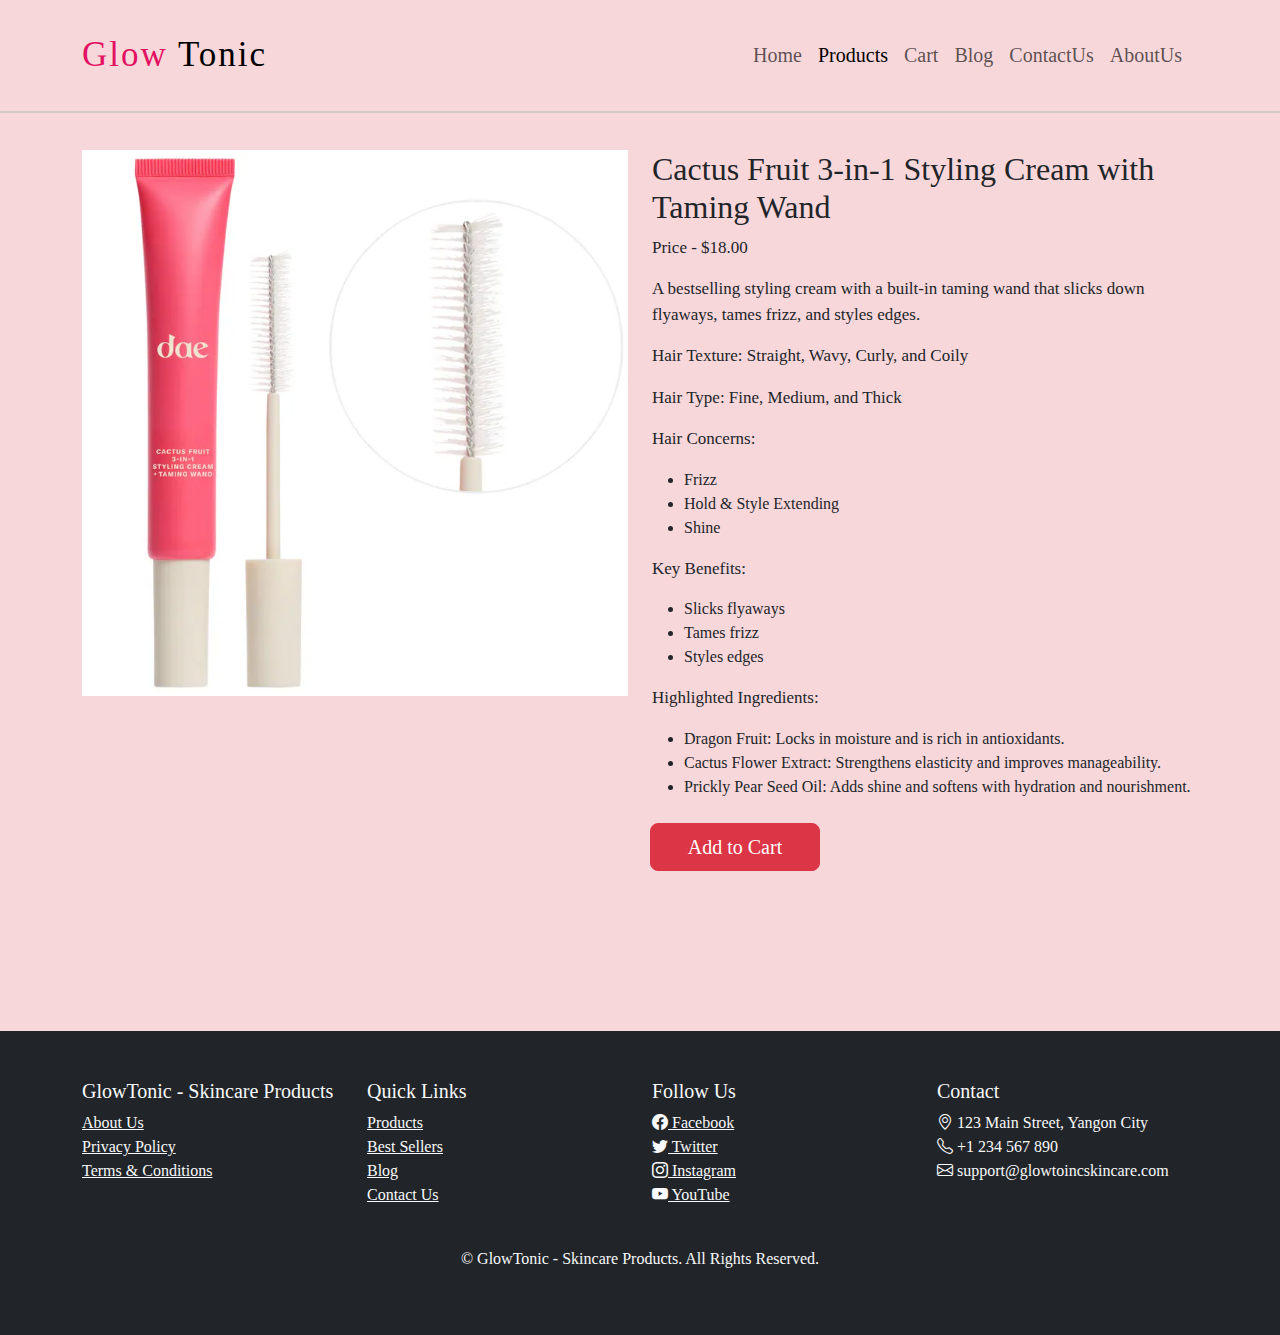
<file: product-details.html>
<!DOCTYPE html>
<html lang="en">
  <head>
    <meta charset="UTF-8" />
    <meta name="viewport" content="width=device-width, initial-scale=1.0" />
    <title>GlowTonic - Skincare Products</title>
    <!-- BootStrap CSS -->
    <link
      href="https://cdn.jsdelivr.net/npm/bootstrap@5.3.3/dist/css/bootstrap.min.css"
      rel="stylesheet"
      integrity="sha384-QWTKZyjpPEjISv5WaRU9OFeRpok6YctnYmDr5pNlyT2bRjXh0JMhjY6hW+ALEwIH"
      crossorigin="anonymous"
    />
    <link
      rel="stylesheet"
      href="https://cdn.jsdelivr.net/npm/bootstrap-icons@1.11.3/font/bootstrap-icons.min.css"
    />

    <link rel="stylesheet" href="/CSS/styles.css" />
  </head>
  <body class="bg-danger-subtle">
    <!-- Navigation -->
    <nav
      class="navbar navbar-expand-lg bg-danger-subtle navbar-light p-4 fixed-top"
    >
      <div class="container">
        <a class="navbar-brand" href="index.html"
          ><span style="color: rgb(226, 17, 97)">Glow </span>Tonic</a
        >
        <button
          class="navbar-toggler"
          type="button"
          data-bs-toggle="collapse"
          data-bs-target="#navbarNav"
          aria-controls="navbarNav"
          aria-expanded="false"
          aria-label="Toggle navigation"
        >
          <span class="navbar-toggler-icon"></span>
        </button>
        <div class="collapse navbar-collapse" id="navbarNav">
          <ul class="navbar-nav ms-auto p-2">
            <li class="nav-item">
              <a class="nav-link" aria-current="page" href="index.html">Home</a>
            </li>
            <li class="nav-item">
              <a class="nav-link active" href="product.html">Products</a>
            </li>
            <li class="nav-item">
              <a class="nav-link" href="cart.html">Cart</a>
            </li>
            <li class="nav-item">
              <a class="nav-link" href="blog.html">Blog</a>
            </li>
            <li class="nav-item">
              <a class="nav-link" href="contact.html">ContactUs</a>
            </li>
            <li class="nav-item">
              <a class="nav-link" href="about.html">AboutUs</a>
            </li>
          </ul>
        </div>
      </div>
    </nav>

    <!-- Product Details Section -->
    <div id="product-details" class="paddingforSection product-detail">
      <section class="container">
        <div class="row">
          <div class="col-md-6">
            <img src="/Images/Products/dae Cactus Fruit 3-in-1 Styling Cream with Taming Wand.jpg" class="img-fluid" alt="dae Cactus Fruit 3-in-1 Styling Cream with Taming Wand">
          </div>
          <div class="col-md-6">
            <h2>Cactus Fruit 3-in-1 Styling Cream with Taming Wand</h2>
            <p class="lead">Price - $18.00</p>
            <p>A bestselling styling cream with a built-in taming wand that slicks down flyaways, tames frizz, and styles edges.</p>
              
            <p>Hair Texture: Straight, Wavy, Curly, and Coily</p>  

            <p>Hair Type: Fine, Medium, and Thick</p>  

            <p>Hair Concerns:
              <ul>
                <li>Frizz</li>
                <li>Hold & Style Extending</li>
                <li>Shine</li>
              </ul>
            </p>  
            <p>Key Benefits:
              <ul>
                <li>Slicks flyaways</li>
                <li>Tames frizz</li>
                <li>Styles edges</li>
              </ul>
            </p>
              
            <p>Highlighted Ingredients:
              <ul>
                <li>Dragon Fruit: Locks in moisture and is rich in antioxidants.</li>
                <li>Cactus Flower Extract: Strengthens elasticity and improves manageability.</li>
                <li>Prickly Pear Seed Oil: Adds shine and softens with hydration and nourishment.</li>
              </ul>
            </p>
        
            <div class="row">
              <div class="d-grid col-lg-4 pt-2">
                <a href="#" class="btn btn-danger btn-lg">Add to Cart</a>
              </div>
            </div>
          </div>
        </div>
      </section>
    </div>

    <!-- Footer Section -->
    <footer class="bg-dark text-light py-5">
      <div class="container">
        <div class="row">
          <!-- Company Info -->
          <div class="col-md-3">
            <h5>GlowTonic - Skincare Products</h5>
            <ul class="list-unstyled">
              <li><a href="about.html" class="text-light">About Us</a></li>
              <li><a href="#" class="text-light">Privacy Policy</a></li>
              <li><a href="#" class="text-light">Terms & Conditions</a></li>
            </ul>
          </div>

          <!-- Quick Links -->
          <div class="col-md-3">
            <h5>Quick Links</h5>
            <ul class="list-unstyled">
              <li><a href="product.html" class="text-light">Products</a></li>
              <li>
                <a href="index.html#bestsellers" class="text-light">Best Sellers</a>
              </li>
              <li>
                <a href="blog.html" class="text-light">Blog</a>
              </li>
              <li><a href="contact.html" class="text-light">Contact Us</a></li>
            </ul>
          </div>

          <!-- Social Media -->
          <div class="col-md-3">
            <h5>Follow Us</h5>
            <ul class="list-unstyled">
              <li>
                <a href="#" class="text-light"
                  ><i class="bi bi-facebook"></i> Facebook</a
                >
              </li>
              <li>
                <a href="#" class="text-light"
                  ><i class="bi bi-twitter"></i> Twitter</a
                >
              </li>
              <li>
                <a href="#" class="text-light"
                  ><i class="bi bi-instagram"></i> Instagram</a
                >
              </li>
              <li>
                <a href="#" class="text-light"
                  ><i class="bi bi-youtube"></i> YouTube</a
                >
              </li>
            </ul>
          </div>

          <!-- Contact Info -->
          <div class="col-md-3">
            <h5>Contact</h5>
            <ul class="list-unstyled">
              <li>
                <i class="bi bi-geo-alt"></i> 123 Main Street, Yangon City
              </li>
              <li><i class="bi bi-telephone"></i> +1 234 567 890</li>
              <li>
                <i class="bi bi-envelope"></i> support@glowtoincskincare.com
              </li>
            </ul>
          </div>
        </div>

        <!-- Copyright Section -->
        <div class="row mt-4">
          <div class="col-12 text-center">
            <p>&copy; GlowTonic - Skincare Products. All Rights Reserved.</p>
          </div>
        </div>
      </div>
    </footer>

    <!-- BootStrap JS -->
    <script
      src="https://cdn.jsdelivr.net/npm/bootstrap@5.3.3/dist/js/bootstrap.bundle.min.js"
      integrity="sha384-YvpcrYf0tY3lHB60NNkmXc5s9fDVZLESaAA55NDzOxhy9GkcIdslK1eN7N6jIeHz"
      crossorigin="anonymous"
    ></script>
  </body>
</html>
</file>
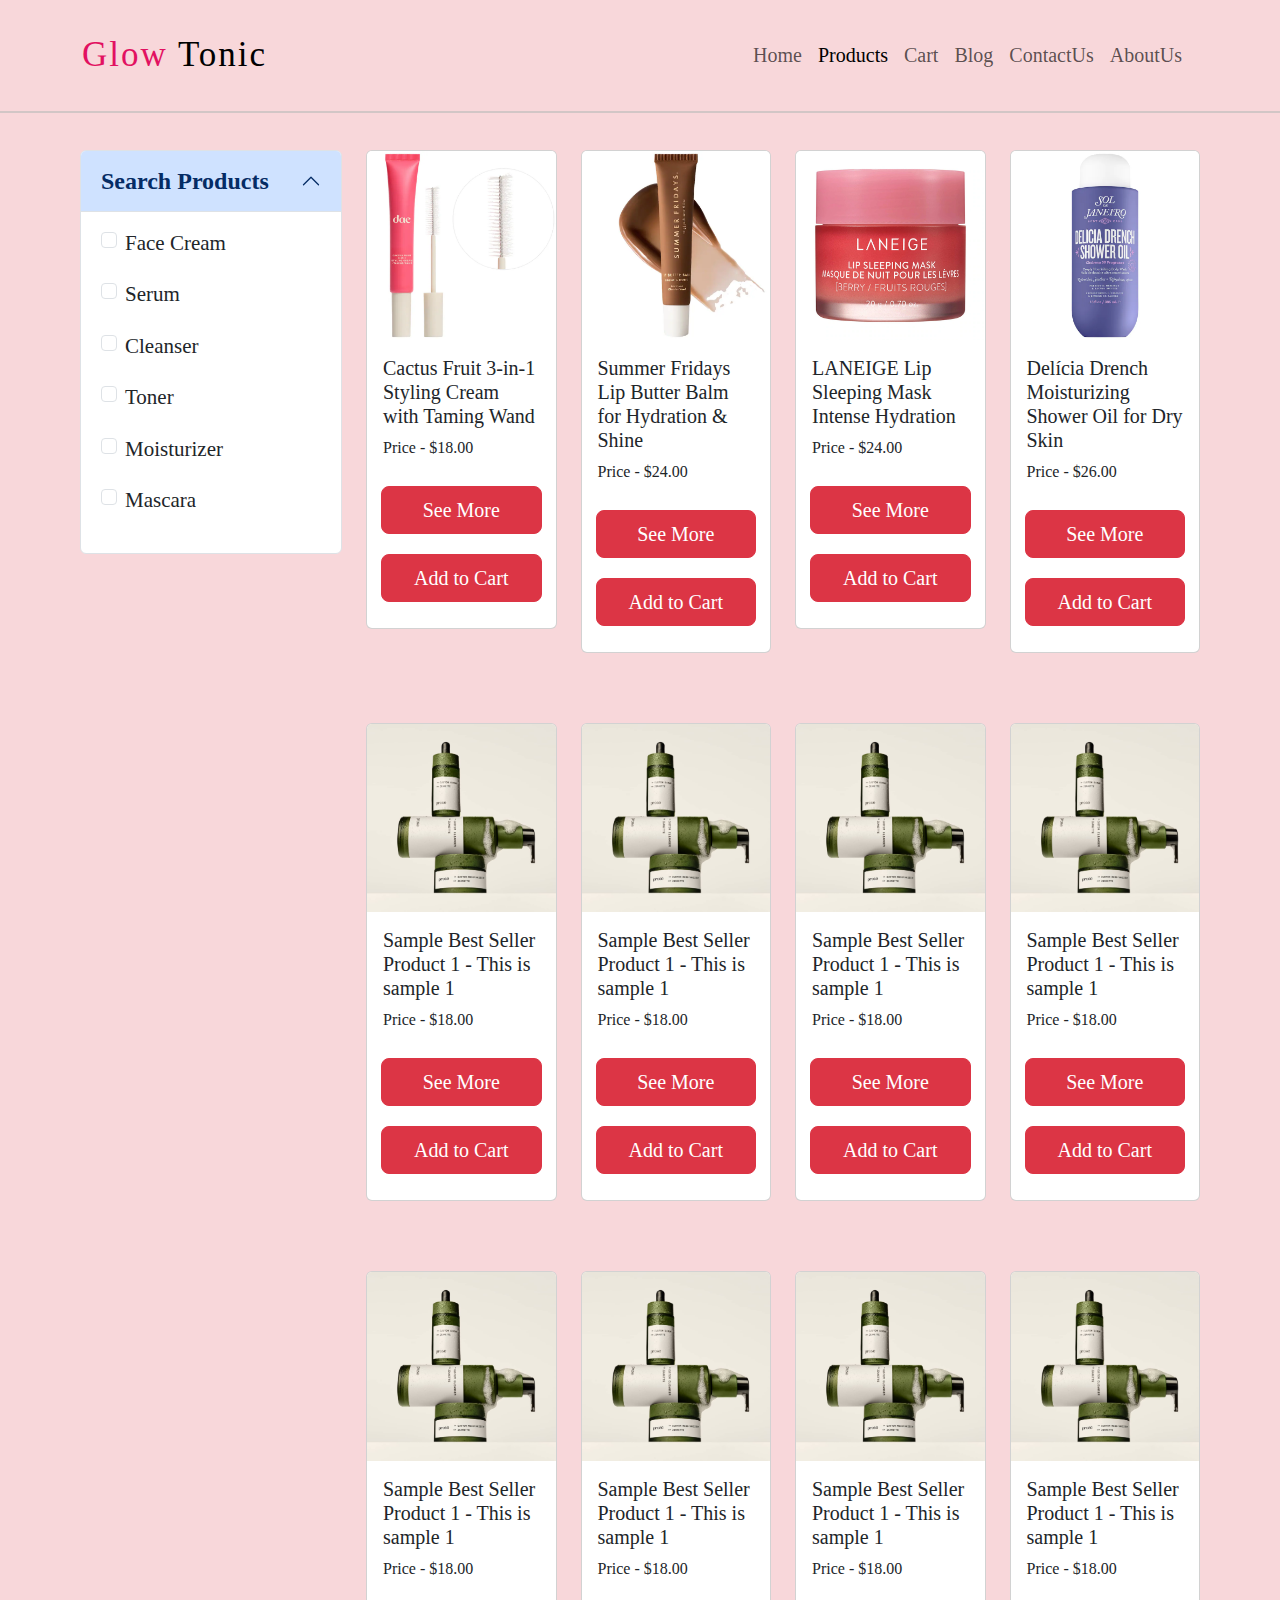
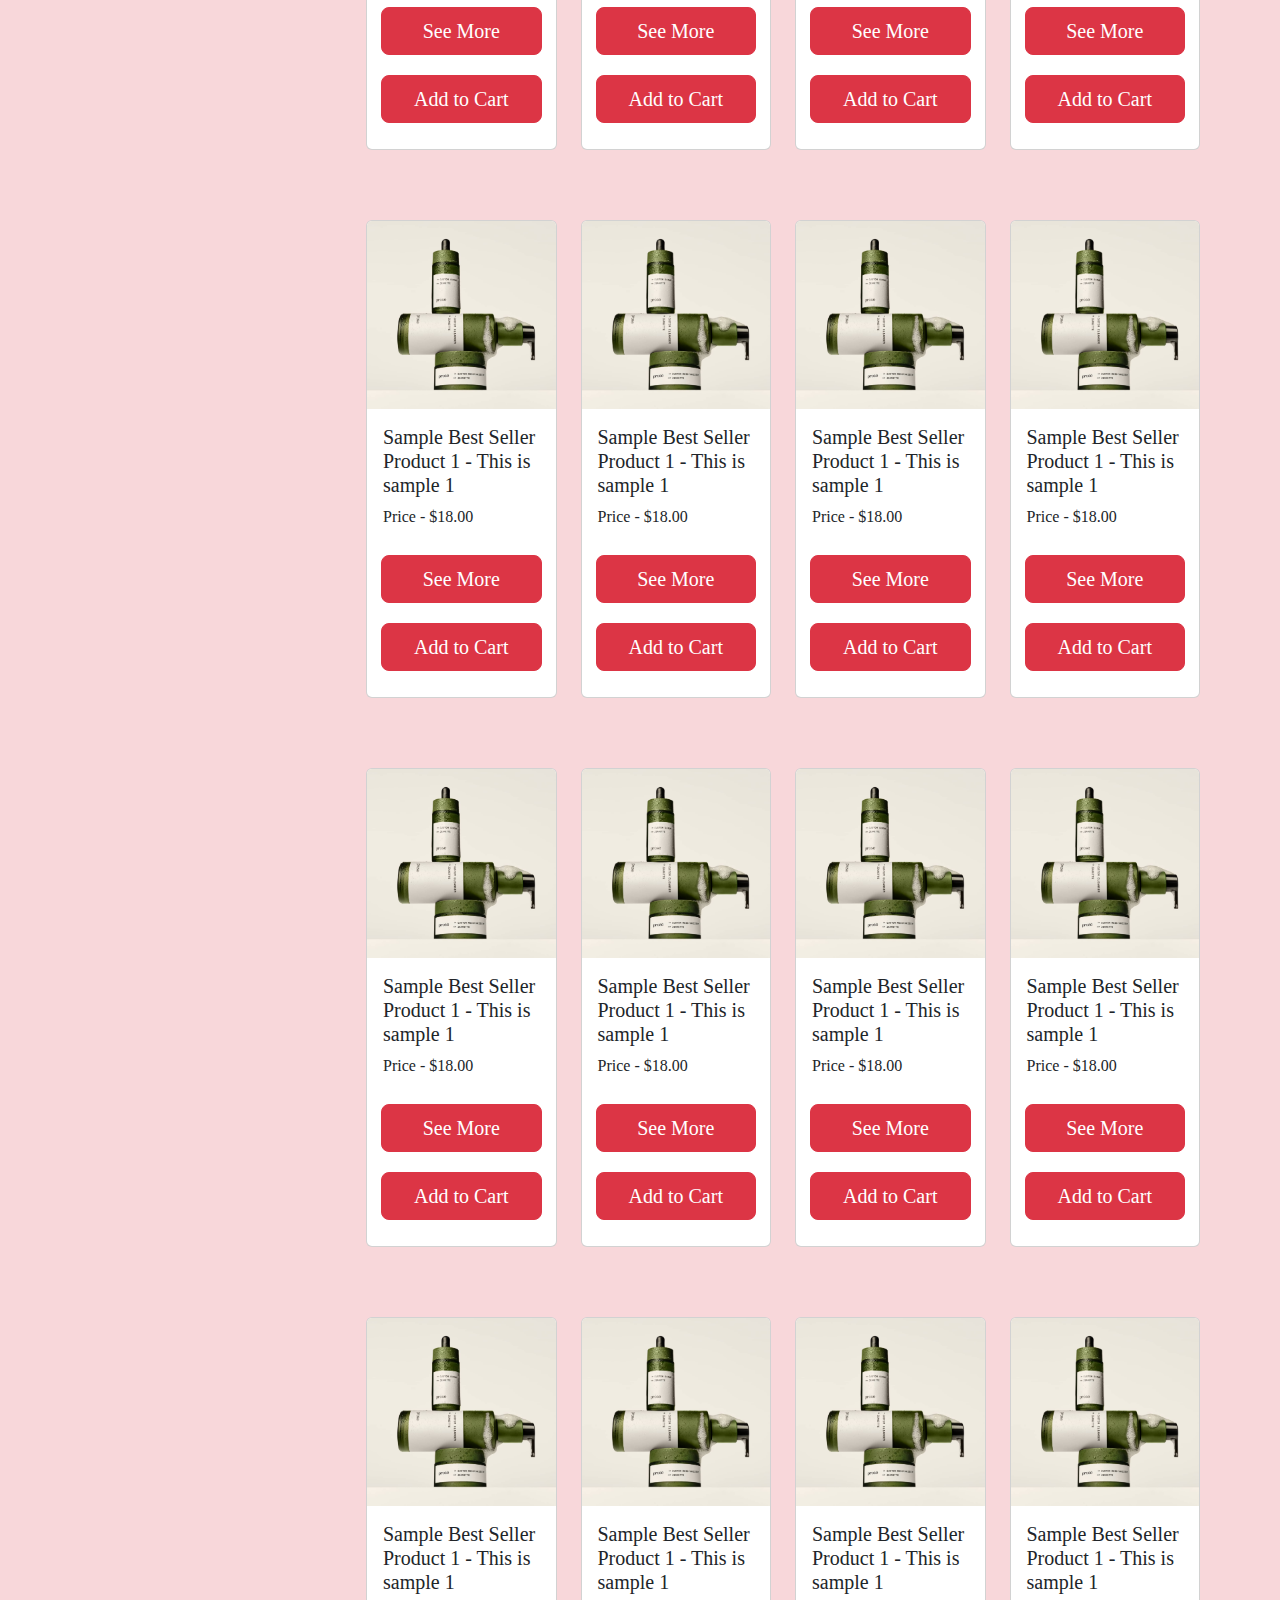
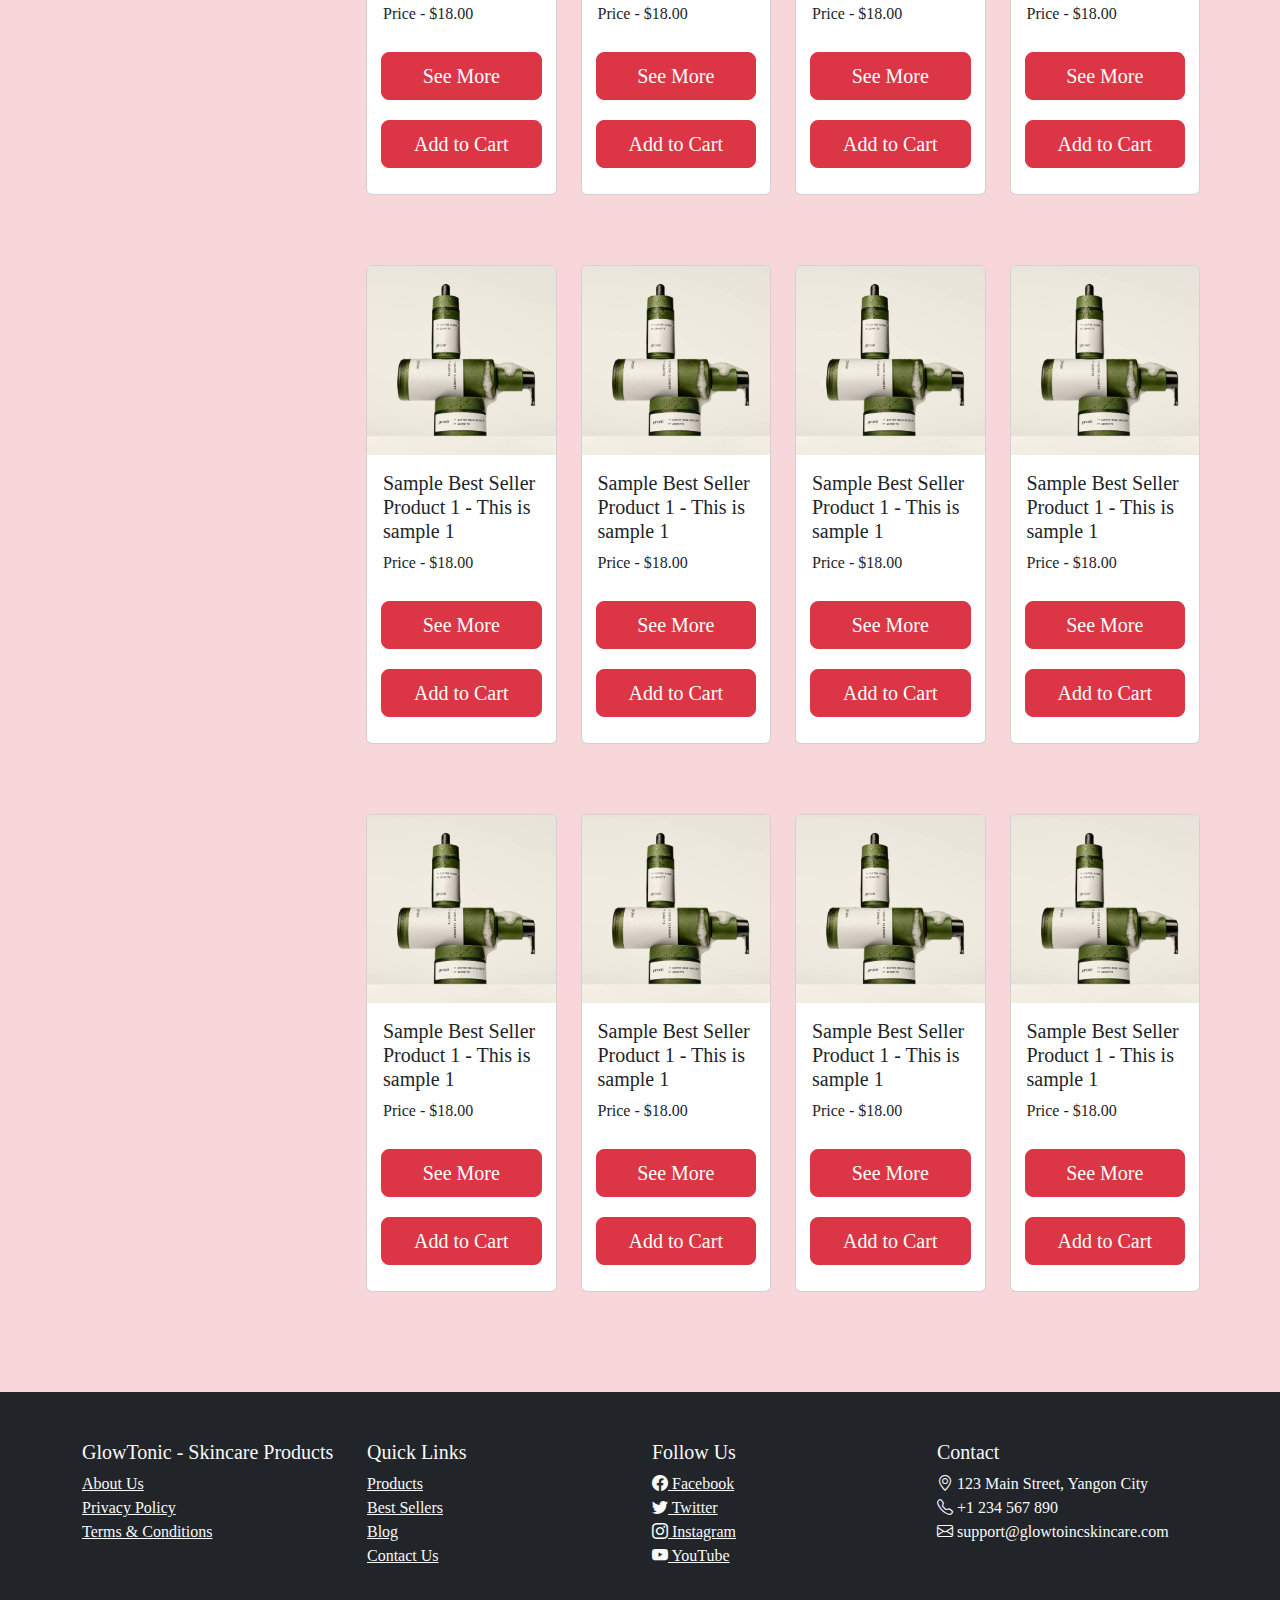
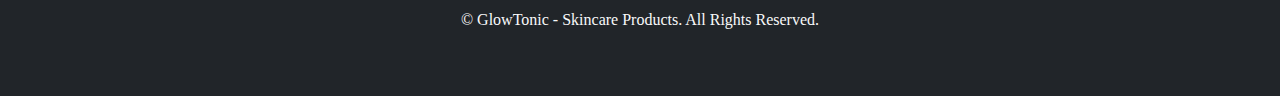
<file: product.html>
<!DOCTYPE html>
<html lang="en">
  <head>
    <meta charset="UTF-8" />
    <meta name="viewport" content="width=device-width, initial-scale=1.0" />
    <title>GlowTonic - Skincare Products</title>
    <!-- BootStrap CSS -->
    <link
      href="https://cdn.jsdelivr.net/npm/bootstrap@5.3.3/dist/css/bootstrap.min.css"
      rel="stylesheet"
      integrity="sha384-QWTKZyjpPEjISv5WaRU9OFeRpok6YctnYmDr5pNlyT2bRjXh0JMhjY6hW+ALEwIH"
      crossorigin="anonymous"
    />
    <link
      rel="stylesheet"
      href="https://cdn.jsdelivr.net/npm/bootstrap-icons@1.11.3/font/bootstrap-icons.min.css"
    />

    <link rel="stylesheet" href="/CSS/styles.css" />
  </head>
  <body class="bg-danger-subtle">
    <!-- Navigation -->
    <nav class="navbar navbar-expand-lg bg-danger-subtle navbar-light p-4 mb-4 fixed-top">
      <div class="container">
        <a class="navbar-brand" href="index.html"><span style="color: rgb(226, 17, 97)">Glow </span>Tonic</a>
        <button
          class="navbar-toggler"
          type="button"
          data-bs-toggle="collapse"
          data-bs-target="#navbarNav"
          aria-controls="navbarNav"
          aria-expanded="false"
          aria-label="Toggle navigation"
        >
          <span class="navbar-toggler-icon"></span>
        </button>
        <div class="collapse navbar-collapse" id="navbarNav">
          <ul class="navbar-nav ms-auto p-2">
            <li class="nav-item">
              <a class="nav-link" aria-current="page" href="index.html">Home</a>
            </li>
            <li class="nav-item">
              <a class="nav-link active" href="product.html">Products</a>
            </li>
            <li class="nav-item">
              <a class="nav-link" href="cart.html">Cart</a>
            </li>
            <li class="nav-item">
              <a class="nav-link" href="blog.html">Blog</a>
            </li>
            <li class="nav-item">
              <a class="nav-link" href="contact.html">ContactUs</a>
            </li>
            <li class="nav-item">
              <a class="nav-link" href="about.html">AboutUs</a>
            </li>
          </ul>
        </div>
      </div>
    </nav>

    <section id="product">
      <div class="container-fluid paddingforSection-product">
        <div class="row">
          <div class="col-lg-3 product-row-col">
            <!-- Accordion -->
            <div class="accordion" id="productaccordion">
              <div class="accordion-item">
                  <h2 class="accordion-header" id="headingProduct">
                      <button class="accordion-button fs-4 fw-semibold" type="button" data-bs-toggle="collapse" data-bs-target="#collapseProduct" aria-expanded="true" aria-controls="collapseProduct">
                          Search Products
                      </button>
                  </h2>
                  <div id="collapseProduct" class="accordion-collapse collapse show" aria-labelledby="headingProduct" data-bs-parent="#productaccordion">
                      <div class="accordion-body">
                        <form class="searchProductForm">                  
                          <!-- Product Type Filter -->
                          <div class="form-check">
                            <input class="form-check-input" type="checkbox" id="faceCream">
                            <label class="form-check-label" for="faceCream">Face Cream</label>
                          </div>
                          <div class="form-check">
                            <input class="form-check-input" type="checkbox" id="serum">
                            <label class="form-check-label" for="serum">Serum</label>
                          </div>
                          <div class="form-check">
                            <input class="form-check-input" type="checkbox" id="cleanser">
                            <label class="form-check-label" for="cleanser">Cleanser</label>
                          </div>
                          <div class="form-check">
                            <input class="form-check-input" type="checkbox" id="toner">
                            <label class="form-check-label" for="toner">Toner</label>
                          </div>
                          <div class="form-check">
                            <input class="form-check-input" type="checkbox" id="moisturizer">
                            <label class="form-check-label" for="moisturizer">Moisturizer</label>
                          </div>
                          <div class="form-check">
                            <input class="form-check-input" type="checkbox" id="mascara">
                            <label class="form-check-label" for="mascara">Mascara</label>
                          </div>
                        </form>
                      </div>
                  </div>
              </div>
            </div>
          </div>

          <div class="col-lg-9">
            <div class="row product-row">
              <div class="col-lg-3 product-row-col">
                <div class="card">
                  <img
                    src="/Images/Products/dae Cactus Fruit 3-in-1 Styling Cream with Taming Wand.jpg"
                    class="card-img-top"
                    alt="dae Cactus Fruit 3-in-1 Styling Cream with Taming Wand"
                  />
                  <div class="card-body">
                    <h5 class="card-title">Cactus Fruit 3-in-1 Styling Cream with Taming Wand</h5>
                    <p class="card-text">
                      Price - $18.00
                    </p>
                    <div class="row">
                      <div class="d-grid col-lg-12">
                        <a href="product-details.html" class="btn btn-danger btn-lg">See More</a>
                      </div>
                    </div>
                    <div class="row">
                      <div class="d-grid col-lg-12">
                        <a href="#" class="btn btn-danger btn-lg">Add to Cart</a>
                      </div>
                    </div>
                  </div>
                </div>
              </div>
              <div class="col-lg-3 product-row-col">
                <div class="card">
                  <img
                    src="/Images/Products/Summer Fridays Lip Butter Balm.jpg"
                    class="card-img-top"
                    alt="Summer Fridays Lip Butter Balm"
                  />
                  <div class="card-body">
                    <h5 class="card-title">Summer Fridays
                      Lip Butter Balm for Hydration & Shine</h5>
                    <p class="card-text">
                      Price - $24.00
                    </p>
                    <div class="row">
                      <div class="d-grid col-lg-12">
                        <a href="product-details-sample.html" class="btn btn-danger btn-lg">See More</a>
                      </div>
                    </div>
                    <div class="row">
                      <div class="d-grid col-lg-12">
                        <a href="#" class="btn btn-danger btn-lg">Add to Cart</a>
                      </div>
                    </div>
                  </div>
                </div>
              </div>
              <div class="col-lg-3 product-row-col">
                <div class="card">
                  <img
                    src="/Images/Products/LABNEIGE lip SleepingMask.jpg"
                    class="card-img-top"
                    alt="LABNEIGE lip SleepingMask"
                  />
                  <div class="card-body">
                    <h5 class="card-title">LANEIGE
                      Lip Sleeping Mask Intense Hydration</h5>
                    <p class="card-text">
                      Price - $24.00
                    </p>
                    <div class="row">
                      <div class="d-grid col-lg-12">
                        <a href="product-details-sample.html" class="btn btn-danger btn-lg">See More</a>
                      </div>
                    </div>
                    <div class="row">
                      <div class="d-grid col-lg-12">
                        <a href="#" class="btn btn-danger btn-lg">Add to Cart</a>
                      </div>
                    </div>
                  </div>
                </div>
              </div>
              <div class="col-lg-3 product-row-col">
                <div class="card">
                  <img
                    src="/Images/Products/Moisturizing Shower Oil for Dry Skin.jpg"
                    class="card-img-top"
                    alt="Moisturizing Shower Oil for Dry Skin"
                  />
                  <div class="card-body">
                    <h5 class="card-title">Delícia Drench Moisturizing Shower Oil for Dry Skin</h5>
                    <p class="card-text">
                      Price - $26.00
                    </p>
                    <div class="row">
                      <div class="d-grid col-lg-12">
                        <a href="product-details-sample.html" class="btn btn-danger btn-lg">See More</a>
                      </div>
                    </div>
                    <div class="row">
                      <div class="d-grid col-lg-12">
                        <a href="#" class="btn btn-danger btn-lg">Add to Cart</a>
                      </div>
                    </div>
                  </div>
                </div>
              </div>         
            </div>
            <div class="row product-row">
              <div class="col-lg-3 product-row-col">
                <div class="card">
                  <img
                    src="/Images/Products/skincare-product-sample.jpg"
                    class="card-img-top"
                    alt="dae Cactus Fruit 3-in-1 Styling Cream with Taming Wand"
                  />
                  <div class="card-body">
                    <h5 class="card-title">Sample Best Seller Product 1 - This is sample 1</h5>
                    <p class="card-text">
                      Price - $18.00
                    </p>
                    <div class="row">
                      <div class="d-grid col-lg-12">
                        <a href="product-details-sample.html" class="btn btn-danger btn-lg">See More</a>
                      </div>
                    </div>
                    <div class="row">
                      <div class="d-grid col-lg-12">
                        <a href="#" class="btn btn-danger btn-lg">Add to Cart</a>
                      </div>
                    </div>
                  </div>
                </div>
              </div>
              <div class="col-lg-3 product-row-col">
                <div class="card">
                  <img
                    src="/Images/Products/skincare-product-sample.jpg"
                    class="card-img-top"
                    alt="dae Cactus Fruit 3-in-1 Styling Cream with Taming Wand"
                  />
                  <div class="card-body">
                    <h5 class="card-title">Sample Best Seller Product 1 - This is sample 1</h5>
                    <p class="card-text">
                      Price - $18.00
                    </p>
                    <div class="row">
                      <div class="d-grid col-lg-12">
                        <a href="product-details-sample.html" class="btn btn-danger btn-lg">See More</a>
                      </div>
                    </div>
                    <div class="row">
                      <div class="d-grid col-lg-12">
                        <a href="#" class="btn btn-danger btn-lg">Add to Cart</a>
                      </div>
                    </div>
                  </div>
                </div>
              </div>
              <div class="col-lg-3 product-row-col">
                <div class="card">
                  <img
                    src="/Images/Products/skincare-product-sample.jpg"
                    class="card-img-top"
                    alt="dae Cactus Fruit 3-in-1 Styling Cream with Taming Wand"
                  />
                  <div class="card-body">
                    <h5 class="card-title">Sample Best Seller Product 1 - This is sample 1</h5>
                    <p class="card-text">
                      Price - $18.00
                    </p>
                    <div class="row">
                      <div class="d-grid col-lg-12">
                        <a href="product-details-sample.html" class="btn btn-danger btn-lg">See More</a>
                      </div>
                    </div>
                    <div class="row">
                      <div class="d-grid col-lg-12">
                        <a href="#" class="btn btn-danger btn-lg">Add to Cart</a>
                      </div>
                    </div>
                  </div>
                </div>
              </div>
              <div class="col-lg-3 product-row-col">
                <div class="card">
                  <img
                    src="/Images/Products/skincare-product-sample.jpg"
                    class="card-img-top"
                    alt="dae Cactus Fruit 3-in-1 Styling Cream with Taming Wand"
                  />
                  <div class="card-body">
                    <h5 class="card-title">Sample Best Seller Product 1 - This is sample 1</h5>
                    <p class="card-text">
                      Price - $18.00
                    </p>
                    <div class="row">
                      <div class="d-grid col-lg-12">
                        <a href="product-details-sample.html" class="btn btn-danger btn-lg">See More</a>
                      </div>
                    </div>
                    <div class="row">
                      <div class="d-grid col-lg-12">
                        <a href="#" class="btn btn-danger btn-lg">Add to Cart</a>
                      </div>
                    </div>
                  </div>
                </div>
              </div>         
            </div>
            <div class="row product-row">
              <div class="col-lg-3 product-row-col">
                <div class="card">
                  <img
                    src="/Images/Products/skincare-product-sample.jpg"
                    class="card-img-top"
                    alt="dae Cactus Fruit 3-in-1 Styling Cream with Taming Wand"
                  />
                  <div class="card-body">
                    <h5 class="card-title">Sample Best Seller Product 1 - This is sample 1</h5>
                    <p class="card-text">
                      Price - $18.00
                    </p>
                    <div class="row">
                      <div class="d-grid col-lg-12">
                        <a href="product-details-sample.html" class="btn btn-danger btn-lg">See More</a>
                      </div>
                    </div>
                    <div class="row">
                      <div class="d-grid col-lg-12">
                        <a href="#" class="btn btn-danger btn-lg">Add to Cart</a>
                      </div>
                    </div>
                  </div>
                </div>
              </div>
              <div class="col-lg-3 product-row-col">
                <div class="card">
                  <img
                    src="/Images/Products/skincare-product-sample.jpg"
                    class="card-img-top"
                    alt="dae Cactus Fruit 3-in-1 Styling Cream with Taming Wand"
                  />
                  <div class="card-body">
                    <h5 class="card-title">Sample Best Seller Product 1 - This is sample 1</h5>
                    <p class="card-text">
                      Price - $18.00
                    </p>
                    <div class="row">
                      <div class="d-grid col-lg-12">
                        <a href="product-details-sample.html" class="btn btn-danger btn-lg">See More</a>
                      </div>
                    </div>
                    <div class="row">
                      <div class="d-grid col-lg-12">
                        <a href="#" class="btn btn-danger btn-lg">Add to Cart</a>
                      </div>
                    </div>
                  </div>
                </div>
              </div>
              <div class="col-lg-3 product-row-col">
                <div class="card">
                  <img
                    src="/Images/Products/skincare-product-sample.jpg"
                    class="card-img-top"
                    alt="dae Cactus Fruit 3-in-1 Styling Cream with Taming Wand"
                  />
                  <div class="card-body">
                    <h5 class="card-title">Sample Best Seller Product 1 - This is sample 1</h5>
                    <p class="card-text">
                      Price - $18.00
                    </p>
                    <div class="row">
                      <div class="d-grid col-lg-12">
                        <a href="product-details-sample.html" class="btn btn-danger btn-lg">See More</a>
                      </div>
                    </div>
                    <div class="row">
                      <div class="d-grid col-lg-12">
                        <a href="#" class="btn btn-danger btn-lg">Add to Cart</a>
                      </div>
                    </div>
                  </div>
                </div>
              </div>
              <div class="col-lg-3 product-row-col">
                <div class="card">
                  <img
                    src="/Images/Products/skincare-product-sample.jpg"
                    class="card-img-top"
                    alt="dae Cactus Fruit 3-in-1 Styling Cream with Taming Wand"
                  />
                  <div class="card-body">
                    <h5 class="card-title">Sample Best Seller Product 1 - This is sample 1</h5>
                    <p class="card-text">
                      Price - $18.00
                    </p>
                    <div class="row">
                      <div class="d-grid col-lg-12">
                        <a href="product-details-sample.html" class="btn btn-danger btn-lg">See More</a>
                      </div>
                    </div>
                    <div class="row">
                      <div class="d-grid col-lg-12">
                        <a href="#" class="btn btn-danger btn-lg">Add to Cart</a>
                      </div>
                    </div>
                  </div>
                </div>
              </div>         
            </div>
            <div class="row product-row">
              <div class="col-lg-3 product-row-col">
                <div class="card">
                  <img
                    src="/Images/Products/skincare-product-sample.jpg"
                    class="card-img-top"
                    alt="dae Cactus Fruit 3-in-1 Styling Cream with Taming Wand"
                  />
                  <div class="card-body">
                    <h5 class="card-title">Sample Best Seller Product 1 - This is sample 1</h5>
                    <p class="card-text">
                      Price - $18.00
                    </p>
                    <div class="row">
                      <div class="d-grid col-lg-12">
                        <a href="product-details-sample.html" class="btn btn-danger btn-lg">See More</a>
                      </div>
                    </div>
                    <div class="row">
                      <div class="d-grid col-lg-12">
                        <a href="#" class="btn btn-danger btn-lg">Add to Cart</a>
                      </div>
                    </div>
                  </div>
                </div>
              </div>
              <div class="col-lg-3 product-row-col">
                <div class="card">
                  <img
                    src="/Images/Products/skincare-product-sample.jpg"
                    class="card-img-top"
                    alt="dae Cactus Fruit 3-in-1 Styling Cream with Taming Wand"
                  />
                  <div class="card-body">
                    <h5 class="card-title">Sample Best Seller Product 1 - This is sample 1</h5>
                    <p class="card-text">
                      Price - $18.00
                    </p>
                    <div class="row">
                      <div class="d-grid col-lg-12">
                        <a href="product-details-sample.html" class="btn btn-danger btn-lg">See More</a>
                      </div>
                    </div>
                    <div class="row">
                      <div class="d-grid col-lg-12">
                        <a href="#" class="btn btn-danger btn-lg">Add to Cart</a>
                      </div>
                    </div>
                  </div>
                </div>
              </div>
              <div class="col-lg-3 product-row-col">
                <div class="card">
                  <img
                    src="/Images/Products/skincare-product-sample.jpg"
                    class="card-img-top"
                    alt="dae Cactus Fruit 3-in-1 Styling Cream with Taming Wand"
                  />
                  <div class="card-body">
                    <h5 class="card-title">Sample Best Seller Product 1 - This is sample 1</h5>
                    <p class="card-text">
                      Price - $18.00
                    </p>
                    <div class="row">
                      <div class="d-grid col-lg-12">
                        <a href="product-details-sample.html" class="btn btn-danger btn-lg">See More</a>
                      </div>
                    </div>
                    <div class="row">
                      <div class="d-grid col-lg-12">
                        <a href="#" class="btn btn-danger btn-lg">Add to Cart</a>
                      </div>
                    </div>
                  </div>
                </div>
              </div>
              <div class="col-lg-3 product-row-col">
                <div class="card">
                  <img
                    src="/Images/Products/skincare-product-sample.jpg"
                    class="card-img-top"
                    alt="dae Cactus Fruit 3-in-1 Styling Cream with Taming Wand"
                  />
                  <div class="card-body">
                    <h5 class="card-title">Sample Best Seller Product 1 - This is sample 1</h5>
                    <p class="card-text">
                      Price - $18.00
                    </p>
                    <div class="row">
                      <div class="d-grid col-lg-12">
                        <a href="product-details-sample.html" class="btn btn-danger btn-lg">See More</a>
                      </div>
                    </div>
                    <div class="row">
                      <div class="d-grid col-lg-12">
                        <a href="#" class="btn btn-danger btn-lg">Add to Cart</a>
                      </div>
                    </div>
                  </div>
                </div>
              </div>         
            </div>
            <div class="row product-row">
              <div class="col-lg-3 product-row-col">
                <div class="card">
                  <img
                    src="/Images/Products/skincare-product-sample.jpg"
                    class="card-img-top"
                    alt="dae Cactus Fruit 3-in-1 Styling Cream with Taming Wand"
                  />
                  <div class="card-body">
                    <h5 class="card-title">Sample Best Seller Product 1 - This is sample 1</h5>
                    <p class="card-text">
                      Price - $18.00
                    </p>
                    <div class="row">
                      <div class="d-grid col-lg-12">
                        <a href="product-details-sample.html" class="btn btn-danger btn-lg">See More</a>
                      </div>
                    </div>
                    <div class="row">
                      <div class="d-grid col-lg-12">
                        <a href="#" class="btn btn-danger btn-lg">Add to Cart</a>
                      </div>
                    </div>
                  </div>
                </div>
              </div>
              <div class="col-lg-3 product-row-col">
                <div class="card">
                  <img
                    src="/Images/Products/skincare-product-sample.jpg"
                    class="card-img-top"
                    alt="dae Cactus Fruit 3-in-1 Styling Cream with Taming Wand"
                  />
                  <div class="card-body">
                    <h5 class="card-title">Sample Best Seller Product 1 - This is sample 1</h5>
                    <p class="card-text">
                      Price - $18.00
                    </p>
                    <div class="row">
                      <div class="d-grid col-lg-12">
                        <a href="product-details-sample.html" class="btn btn-danger btn-lg">See More</a>
                      </div>
                    </div>
                    <div class="row">
                      <div class="d-grid col-lg-12">
                        <a href="#" class="btn btn-danger btn-lg">Add to Cart</a>
                      </div>
                    </div>
                  </div>
                </div>
              </div>
              <div class="col-lg-3 product-row-col">
                <div class="card">
                  <img
                    src="/Images/Products/skincare-product-sample.jpg"
                    class="card-img-top"
                    alt="dae Cactus Fruit 3-in-1 Styling Cream with Taming Wand"
                  />
                  <div class="card-body">
                    <h5 class="card-title">Sample Best Seller Product 1 - This is sample 1</h5>
                    <p class="card-text">
                      Price - $18.00
                    </p>
                    <div class="row">
                      <div class="d-grid col-lg-12">
                        <a href="product-details-sample.html" class="btn btn-danger btn-lg">See More</a>
                      </div>
                    </div>
                    <div class="row">
                      <div class="d-grid col-lg-12">
                        <a href="#" class="btn btn-danger btn-lg">Add to Cart</a>
                      </div>
                    </div>
                  </div>
                </div>
              </div>
              <div class="col-lg-3 product-row-col">
                <div class="card">
                  <img
                    src="/Images/Products/skincare-product-sample.jpg"
                    class="card-img-top"
                    alt="dae Cactus Fruit 3-in-1 Styling Cream with Taming Wand"
                  />
                  <div class="card-body">
                    <h5 class="card-title">Sample Best Seller Product 1 - This is sample 1</h5>
                    <p class="card-text">
                      Price - $18.00
                    </p>
                    <div class="row">
                      <div class="d-grid col-lg-12">
                        <a href="product-details-sample.html" class="btn btn-danger btn-lg">See More</a>
                      </div>
                    </div>
                    <div class="row">
                      <div class="d-grid col-lg-12">
                        <a href="#" class="btn btn-danger btn-lg">Add to Cart</a>
                      </div>
                    </div>
                  </div>
                </div>
              </div>         
            </div>
            <div class="row product-row">
              <div class="col-lg-3 product-row-col">
                <div class="card">
                  <img
                    src="/Images/Products/skincare-product-sample.jpg"
                    class="card-img-top"
                    alt="dae Cactus Fruit 3-in-1 Styling Cream with Taming Wand"
                  />
                  <div class="card-body">
                    <h5 class="card-title">Sample Best Seller Product 1 - This is sample 1</h5>
                    <p class="card-text">
                      Price - $18.00
                    </p>
                    <div class="row">
                      <div class="d-grid col-lg-12">
                        <a href="product-details-sample.html" class="btn btn-danger btn-lg">See More</a>
                      </div>
                    </div>
                    <div class="row">
                      <div class="d-grid col-lg-12">
                        <a href="#" class="btn btn-danger btn-lg">Add to Cart</a>
                      </div>
                    </div>
                  </div>
                </div>
              </div>
              <div class="col-lg-3 product-row-col">
                <div class="card">
                  <img
                    src="/Images/Products/skincare-product-sample.jpg"
                    class="card-img-top"
                    alt="dae Cactus Fruit 3-in-1 Styling Cream with Taming Wand"
                  />
                  <div class="card-body">
                    <h5 class="card-title">Sample Best Seller Product 1 - This is sample 1</h5>
                    <p class="card-text">
                      Price - $18.00
                    </p>
                    <div class="row">
                      <div class="d-grid col-lg-12">
                        <a href="product-details-sample.html" class="btn btn-danger btn-lg">See More</a>
                      </div>
                    </div>
                    <div class="row">
                      <div class="d-grid col-lg-12">
                        <a href="#" class="btn btn-danger btn-lg">Add to Cart</a>
                      </div>
                    </div>
                  </div>
                </div>
              </div>
              <div class="col-lg-3 product-row-col">
                <div class="card">
                  <img
                    src="/Images/Products/skincare-product-sample.jpg"
                    class="card-img-top"
                    alt="dae Cactus Fruit 3-in-1 Styling Cream with Taming Wand"
                  />
                  <div class="card-body">
                    <h5 class="card-title">Sample Best Seller Product 1 - This is sample 1</h5>
                    <p class="card-text">
                      Price - $18.00
                    </p>
                    <div class="row">
                      <div class="d-grid col-lg-12">
                        <a href="product-details-sample.html" class="btn btn-danger btn-lg">See More</a>
                      </div>
                    </div>
                    <div class="row">
                      <div class="d-grid col-lg-12">
                        <a href="#" class="btn btn-danger btn-lg">Add to Cart</a>
                      </div>
                    </div>
                  </div>
                </div>
              </div>
              <div class="col-lg-3 product-row-col">
                <div class="card">
                  <img
                    src="/Images/Products/skincare-product-sample.jpg"
                    class="card-img-top"
                    alt="dae Cactus Fruit 3-in-1 Styling Cream with Taming Wand"
                  />
                  <div class="card-body">
                    <h5 class="card-title">Sample Best Seller Product 1 - This is sample 1</h5>
                    <p class="card-text">
                      Price - $18.00
                    </p>
                    <div class="row">
                      <div class="d-grid col-lg-12">
                        <a href="product-details-sample.html" class="btn btn-danger btn-lg">See More</a>
                      </div>
                    </div>
                    <div class="row">
                      <div class="d-grid col-lg-12">
                        <a href="#" class="btn btn-danger btn-lg">Add to Cart</a>
                      </div>
                    </div>
                  </div>
                </div>
              </div>         
            </div>
            <div class="row product-row">
              <div class="col-lg-3 product-row-col">
                <div class="card">
                  <img
                    src="/Images/Products/skincare-product-sample.jpg"
                    class="card-img-top"
                    alt="dae Cactus Fruit 3-in-1 Styling Cream with Taming Wand"
                  />
                  <div class="card-body">
                    <h5 class="card-title">Sample Best Seller Product 1 - This is sample 1</h5>
                    <p class="card-text">
                      Price - $18.00
                    </p>
                    <div class="row">
                      <div class="d-grid col-lg-12">
                        <a href="product-details-sample.html" class="btn btn-danger btn-lg">See More</a>
                      </div>
                    </div>
                    <div class="row">
                      <div class="d-grid col-lg-12">
                        <a href="#" class="btn btn-danger btn-lg">Add to Cart</a>
                      </div>
                    </div>
                  </div>
                </div>
              </div>
              <div class="col-lg-3 product-row-col">
                <div class="card">
                  <img
                    src="/Images/Products/skincare-product-sample.jpg"
                    class="card-img-top"
                    alt="dae Cactus Fruit 3-in-1 Styling Cream with Taming Wand"
                  />
                  <div class="card-body">
                    <h5 class="card-title">Sample Best Seller Product 1 - This is sample 1</h5>
                    <p class="card-text">
                      Price - $18.00
                    </p>
                    <div class="row">
                      <div class="d-grid col-lg-12">
                        <a href="product-details-sample.html" class="btn btn-danger btn-lg">See More</a>
                      </div>
                    </div>
                    <div class="row">
                      <div class="d-grid col-lg-12">
                        <a href="#" class="btn btn-danger btn-lg">Add to Cart</a>
                      </div>
                    </div>
                  </div>
                </div>
              </div>
              <div class="col-lg-3 product-row-col">
                <div class="card">
                  <img
                    src="/Images/Products/skincare-product-sample.jpg"
                    class="card-img-top"
                    alt="dae Cactus Fruit 3-in-1 Styling Cream with Taming Wand"
                  />
                  <div class="card-body">
                    <h5 class="card-title">Sample Best Seller Product 1 - This is sample 1</h5>
                    <p class="card-text">
                      Price - $18.00
                    </p>
                    <div class="row">
                      <div class="d-grid col-lg-12">
                        <a href="product-details-sample.html" class="btn btn-danger btn-lg">See More</a>
                      </div>
                    </div>
                    <div class="row">
                      <div class="d-grid col-lg-12">
                        <a href="#" class="btn btn-danger btn-lg">Add to Cart</a>
                      </div>
                    </div>
                  </div>
                </div>
              </div>
              <div class="col-lg-3 product-row-col">
                <div class="card">
                  <img
                    src="/Images/Products/skincare-product-sample.jpg"
                    class="card-img-top"
                    alt="dae Cactus Fruit 3-in-1 Styling Cream with Taming Wand"
                  />
                  <div class="card-body">
                    <h5 class="card-title">Sample Best Seller Product 1 - This is sample 1</h5>
                    <p class="card-text">
                      Price - $18.00
                    </p>
                    <div class="row">
                      <div class="d-grid col-lg-12">
                        <a href="product-details-sample.html" class="btn btn-danger btn-lg">See More</a>
                      </div>
                    </div>
                    <div class="row">
                      <div class="d-grid col-lg-12">
                        <a href="#" class="btn btn-danger btn-lg">Add to Cart</a>
                      </div>
                    </div>
                  </div>
                </div>
              </div>         
            </div>
            <div class="row product-row">
              <div class="col-lg-3 product-row-col">
                <div class="card">
                  <img
                    src="/Images/Products/skincare-product-sample.jpg"
                    class="card-img-top"
                    alt="dae Cactus Fruit 3-in-1 Styling Cream with Taming Wand"
                  />
                  <div class="card-body">
                    <h5 class="card-title">Sample Best Seller Product 1 - This is sample 1</h5>
                    <p class="card-text">
                      Price - $18.00
                    </p>
                    <div class="row">
                      <div class="d-grid col-lg-12">
                        <a href="product-details-sample.html" class="btn btn-danger btn-lg">See More</a>
                      </div>
                    </div>
                    <div class="row">
                      <div class="d-grid col-lg-12">
                        <a href="#" class="btn btn-danger btn-lg">Add to Cart</a>
                      </div>
                    </div>
                  </div>
                </div>
              </div>
              <div class="col-lg-3 product-row-col">
                <div class="card">
                  <img
                    src="/Images/Products/skincare-product-sample.jpg"
                    class="card-img-top"
                    alt="dae Cactus Fruit 3-in-1 Styling Cream with Taming Wand"
                  />
                  <div class="card-body">
                    <h5 class="card-title">Sample Best Seller Product 1 - This is sample 1</h5>
                    <p class="card-text">
                      Price - $18.00
                    </p>
                    <div class="row">
                      <div class="d-grid col-lg-12">
                        <a href="product-details-sample.html" class="btn btn-danger btn-lg">See More</a>
                      </div>
                    </div>
                    <div class="row">
                      <div class="d-grid col-lg-12">
                        <a href="#" class="btn btn-danger btn-lg">Add to Cart</a>
                      </div>
                    </div>
                  </div>
                </div>
              </div>
              <div class="col-lg-3 product-row-col">
                <div class="card">
                  <img
                    src="/Images/Products/skincare-product-sample.jpg"
                    class="card-img-top"
                    alt="dae Cactus Fruit 3-in-1 Styling Cream with Taming Wand"
                  />
                  <div class="card-body">
                    <h5 class="card-title">Sample Best Seller Product 1 - This is sample 1</h5>
                    <p class="card-text">
                      Price - $18.00
                    </p>
                    <div class="row">
                      <div class="d-grid col-lg-12">
                        <a href="product-details-sample.html" class="btn btn-danger btn-lg">See More</a>
                      </div>
                    </div>
                    <div class="row">
                      <div class="d-grid col-lg-12">
                        <a href="#" class="btn btn-danger btn-lg">Add to Cart</a>
                      </div>
                    </div>
                  </div>
                </div>
              </div>
              <div class="col-lg-3 product-row-col">
                <div class="card">
                  <img
                    src="/Images/Products/skincare-product-sample.jpg"
                    class="card-img-top"
                    alt="dae Cactus Fruit 3-in-1 Styling Cream with Taming Wand"
                  />
                  <div class="card-body">
                    <h5 class="card-title">Sample Best Seller Product 1 - This is sample 1</h5>
                    <p class="card-text">
                      Price - $18.00
                    </p>
                    <div class="row">
                      <div class="d-grid col-lg-12">
                        <a href="product-details-sample.html" class="btn btn-danger btn-lg">See More</a>
                      </div>
                    </div>
                    <div class="row">
                      <div class="d-grid col-lg-12">
                        <a href="#" class="btn btn-danger btn-lg">Add to Cart</a>
                      </div>
                    </div>
                  </div>
                </div>
              </div>         
            </div>
          </div>
        </div>
          
      </div>
    </section>

    <!-- Footer Section -->
    <footer class="bg-dark text-light py-5">
      <div class="container">
        <div class="row">
          <!-- Company Info -->
          <div class="col-md-3">
            <h5>GlowTonic - Skincare Products</h5>
            <ul class="list-unstyled">
              <li><a href="about.html" class="text-light">About Us</a></li>
              <li><a href="#" class="text-light">Privacy Policy</a></li>
              <li><a href="#" class="text-light">Terms & Conditions</a></li>
            </ul>
          </div>

          <!-- Quick Links -->
          <div class="col-md-3">
            <h5>Quick Links</h5>
            <ul class="list-unstyled">
              <li><a href="product.html" class="text-light">Products</a></li>
              <li>
                <a href="index.html#bestsellers" class="text-light">Best Sellers</a>
              </li>
              <li>
                <a href="blog.html" class="text-light">Blog</a>
              </li>
              <li><a href="contact.html" class="text-light">Contact Us</a></li>
            </ul>
          </div>

          <!-- Social Media -->
          <div class="col-md-3">
            <h5>Follow Us</h5>
            <ul class="list-unstyled">
              <li>
                <a href="#" class="text-light"
                  ><i class="bi bi-facebook"></i> Facebook</a
                >
              </li>
              <li>
                <a href="#" class="text-light"
                  ><i class="bi bi-twitter"></i> Twitter</a
                >
              </li>
              <li>
                <a href="#" class="text-light"
                  ><i class="bi bi-instagram"></i> Instagram</a
                >
              </li>
              <li>
                <a href="#" class="text-light"
                  ><i class="bi bi-youtube"></i> YouTube</a
                >
              </li>
            </ul>
          </div>

          <!-- Contact Info -->
          <div class="col-md-3">
            <h5>Contact</h5>
            <ul class="list-unstyled">
              <li>
                <i class="bi bi-geo-alt"></i> 123 Main Street, Yangon City
              </li>
              <li><i class="bi bi-telephone"></i> +1 234 567 890</li>
              <li>
                <i class="bi bi-envelope"></i> support@glowtoincskincare.com
              </li>
            </ul>
          </div>
        </div>

        <!-- Copyright Section -->
        <div class="row mt-4">
          <div class="col-12 text-center">
            <p>&copy; GlowTonic - Skincare Products. All Rights Reserved.</p>
          </div>
        </div>
      </div>
    </footer>

    <!-- BootStrap JS -->
    <script
      src="https://cdn.jsdelivr.net/npm/bootstrap@5.3.3/dist/js/bootstrap.bundle.min.js"
      integrity="sha384-YvpcrYf0tY3lHB60NNkmXc5s9fDVZLESaAA55NDzOxhy9GkcIdslK1eN7N6jIeHz"
      crossorigin="anonymous"
    ></script>
  </body>
</html>
</file>
<file: CSS/styles.css>
/* ====================whole website ==================== */
body{
    font-family: Georgia, 'Times New Roman', Times, serif;
}

/* ====================For Nav bar ====================*/
.navbar-brand{
    font-size: 35px;
    letter-spacing: 2px;
}
.navbar-nav .nav-item{
    font-size: 20px;
}

.navbar {
    border-bottom: 2px solid #d2c6c6;
}

/* ==================== For Home page Image ====================*/
.carousel-caption{
    padding-bottom: 11%;
    margin: auto;
}
.carousel-caption h2{
    font-size: 50px;
}
.carousel-caption p{
    font-size: 22px;
    letter-spacing: 1px;
}

/* ==================== Custom text shadow class  ====================*/
.text-style-banner {
text-shadow: 2px 2px 4px rgba(0, 0, 0, 0.5); 
}

/* ==================== for section paddings ==================== */
.paddingforSection{
    padding: 150px 0px;
}

/*  ==================== product ==================== */

.paddingforSection-product{
    padding: 150px 80px 30px 80px;
}

.product-row{
    padding-bottom: 50px;
}
.product-row-col{
    margin-bottom: 20px;
}

.form-check{
    margin-bottom: 20px;
}
.form-check-label{
    font-size: 21px;
}

/*  ====================for product-details ==================== */
.product-detail p{
    font-size: 17px;
}

/*  ==================== Cart ==================== */

table th{
    font-size: 20px;
}

table tr{
    font-size: 18px;
}

.paddingforSection-cart{
    padding-top: 150px;
    padding-bottom: 30px;
}

.table-rounded {
    border-radius: 15px;
    overflow: hidden; /* to prevent the border-radius from being clipped */
}

label{
    font-size: 18px;
}
.table-btn-padding{
    margin-bottom: 10px;
    margin-left: 5px;
}
/*  ==================== About Us  ==================== */
.ourservices-col{
    margin-bottom: 20px;
}
.aboutus p{
    font-size: 20px;
}

.paddingforSection-about{
    padding: 150px 20px 10px 20px;
}
.ourservices{
    font-size: 20px;
}

/*  ==================== Blog  ====================*/
.paddingforSection-blog{
    padding: 150px 20px 10px 20px;
}

.blogtext {
    font-size: 17px;
}

.blog-details-text p{
    font-size: 20px;
}

.paddingforSection-blog-details{
    padding-top: 20px 20px 30px 20px;
}

.blog-details-header{
    text-align: justify;
    font-weight: bold;
    padding-bottom: 20px;
}

.blog-details-text-row{
    margin-bottom: 50px;
}

.blog-details-text-row h4{
    font-weight: bold;
}

.blog-details{
    padding-left: 70px;
    padding-right: 50px;
}

.card-body-padding{
    padding: 0px;
}

.blog-details-text-row p{
    padding: 40px 20px 5px 40px;
}
.blog-details-text-row ul{
    padding-left: 50px;
    font-size: 18px;
}
.blog-items p{
    padding: 10px 20px 20px 40px;
}
.blog-items h5{
    text-align: center;
    font-weight: bold;
    padding-top: 20px;
    padding-bottom: 10px;
}
.d-grid{
    padding: 10px;
}
.blog-details-one-img{
    padding-bottom: 50px;
}

.blog-row{
    padding-bottom: 50px;
}
.bestsellers-row{
    padding-bottom: 50px;
}
.blog-items{
    margin-bottom: 20px;
}
</file>
